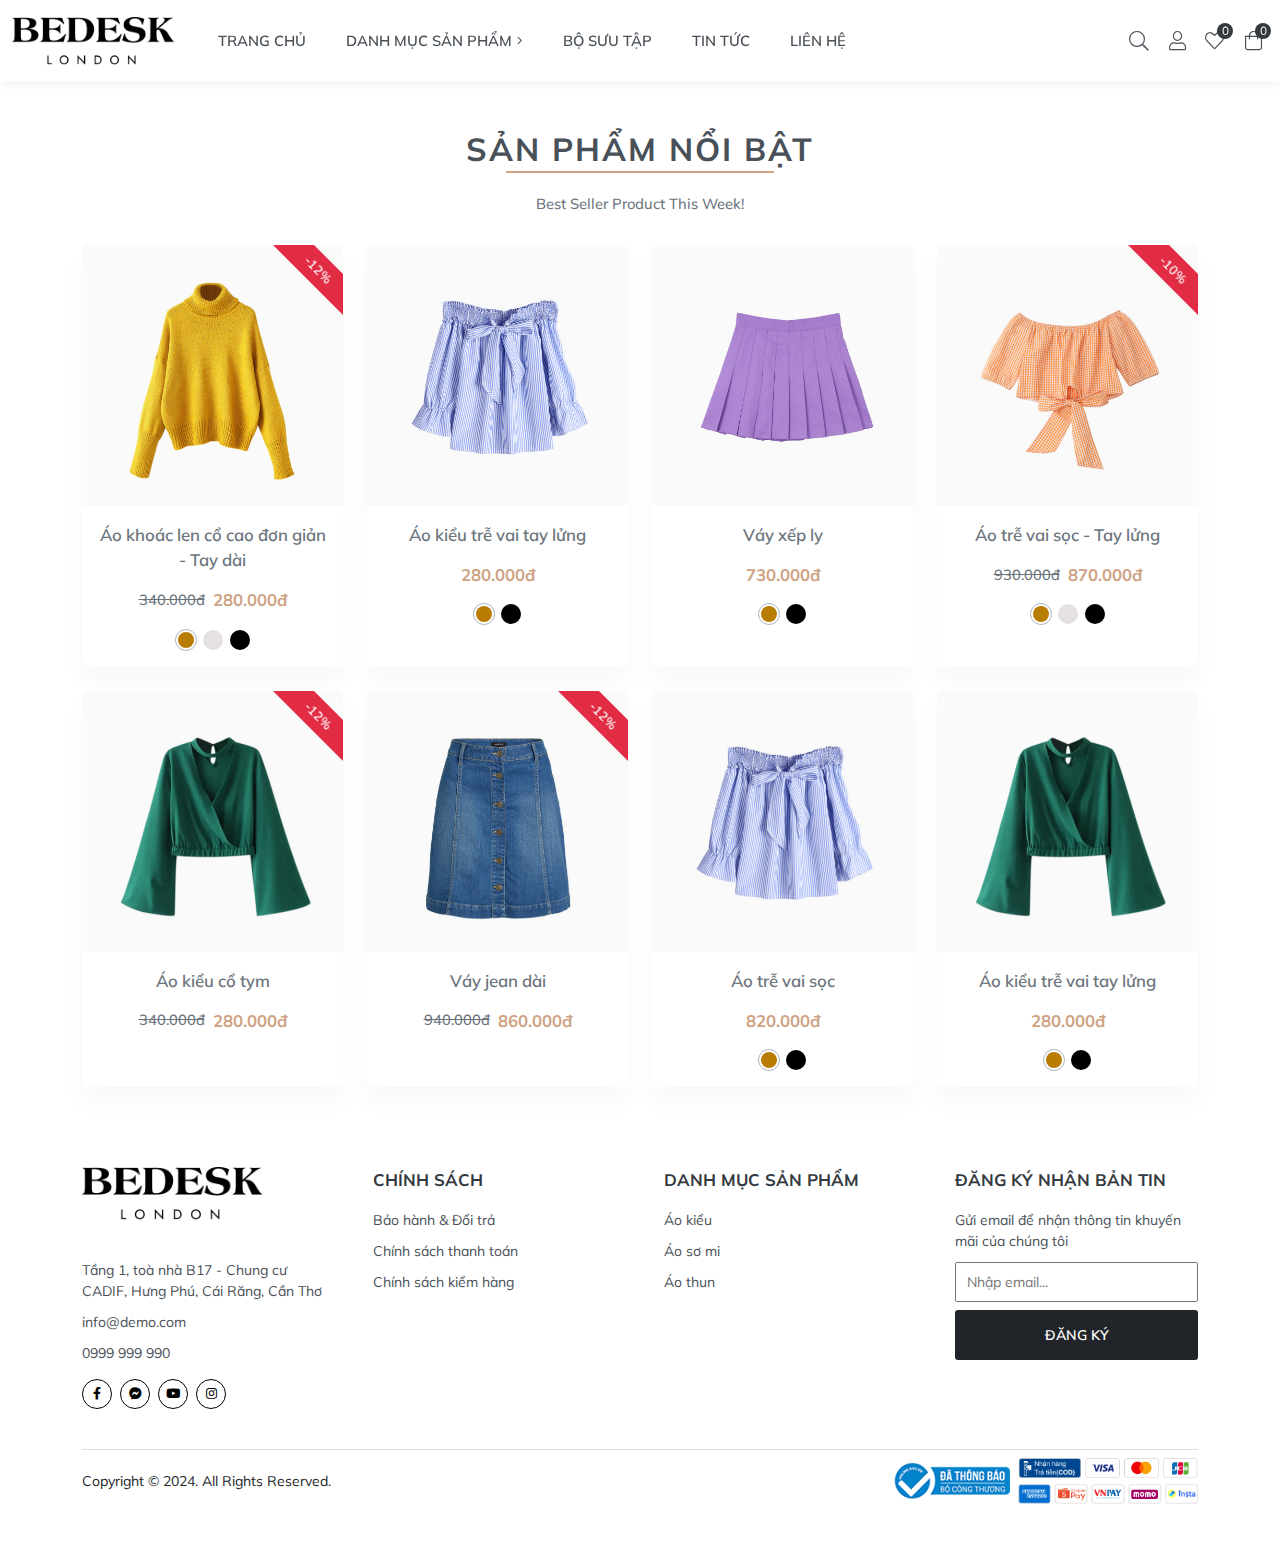
<file: index.html>
<!DOCTYPE html>
<html lang="en">
<head>
	<meta charset="utf-8">
	<meta http-equiv="x-ua-compatible" content="ie=edge">
	<meta name="viewport" content="width=device-width, initial-scale=1">
	<link rel="preconnect" href="https://fonts.googleapis.com">
	<link rel="preconnect" href="https://fonts.gstatic.com" crossorigin>
	<link href="https://fonts.googleapis.com/css2?family=Mulish:ital,wght@0,200;0,300;0,400;0,500;0,600;0,700;0,800;0,900;0,1000;1,200;1,300;1,400;1,500;1,600;1,700;1,800;1,900;1,1000&display=swap"
	      rel="stylesheet">
	<link rel="stylesheet" href="asset/lib/bootstrap5/bootstrap.min.css">
	<link rel="stylesheet" href="asset/lib/swiper/swiper-bundle.min.css">
	<link rel="stylesheet" href="asset/fonts/all.min.css">
	<link rel="stylesheet" href="asset/css/base.css">
	<link rel="stylesheet" href="asset/css/style.css">
	<title>Trang chủ</title>
</head>
<body>
<header>
	<div class="container-fluid">
		<div class="header-wrap d-flex align-items-center justify-content-between">
			<div class="header-left">
				<div class="row align-items-center">
					<div class="col-xl-2">
						<a href="#" class="header-logo d-block">
							<img src="asset/image/logo-clothes.png" class="img-fluid" alt="">
						</a>
					</div>
					<div class="col-xl-10">
						<ul class="header-nav list-unstyled mb-0">
							<li>
								<a href="#" aria-label="">TRANG CHỦ</a>
							</li>
							<li>
								<a href="#collapsedanhmuc" aria-label="" data-bs-toggle="collapse">
									DANH MỤC SẢN PHẨM
									<span><i class="fal fa-angle-right"></i></span>
								</a>
								<ul class="list-unstyled mb-0 collapse" id="collapsedanhmuc">
									<li>
										<a href="#" aria-label="">Áo kiểu</a>
									</li>
									<li>
										<a href="#" aria-label="">Áo croptop</a>
									</li>
									<li>
										<a href="#" aria-label="">Áo sơ mi</a>
									</li>
								</ul>
							</li>
							<li>
								<a href="#" aria-label="">BỘ SƯU TẬP</a>
							</li>
							<li>
								<a href="#" aria-label="">TIN TỨC</a>
							</li>
							<li>
								<a href="#" aria-label="">LIÊN HỆ</a>
							</li>
						</ul>
						<div class="bg-overplay-nav "></div>
					</div>
				</div>
			</div>
			<div class="header-right d-flex align-items-center gap-2">
				<button class="header-search header-button" id="call-search">
					<i class="fal fa-search transition"></i>
				</button>
				<button class="header-user header-button" id="call-login">
					<i class="fal fa-user transition"></i>
				</button>
				<button class="header-search header-button position-relative">
					<i class="fal fa-heart transition"></i>
					<span class="number">0</span>
				</button>
				<button class="header-cart header-button position-relative" id="call-cart">
					<i class="fal fa-shopping-bag"></i>
					<span class="number">0</span>
				</button>
				<button class="header-hamburger header-button d-xl-none d-flex" id="call-header">
					<i class="fal fa-stream transition"></i>
				</button>
			</div>
		</div>
	</div>
	<!--tìm kiếm-->
	<div class="floating-search">
		<div class="floating-search__wrap">
			<div class="container">
				<div class="row">
					<div class="col-lg-12">
						<form id="frm-search">
							<div class="floating-search__input position-relative">
								<input type="text" placeholder="Tìm kiếm..." class="form-input input-form"
								       id="input-search">
								<button type="submit" class="button-custom">
									<i class="fal fa-search "></i>
								</button>
							</div>
						</form>
					</div>
				</div>
			</div>
		</div>
		<div class="floating-search__result" id="result-search">
			<div class="container">
				<div class="row row-cols-xl-4 row-cols-lg-3 row-cols-md-3 row-cols-2 g-lg-4 g-3">
					<div class="col">
						<div class="card-product card h-100 bg-white ">
							<div class="card-product__header position-relative ">
								<div class="card-product__image" id="swiper-image">
									<div class="swiper mySwiper">
										<div class="swiper-wrapper">
											<div class="swiper-slide">
												<div class="ratio ratio-1x1">
													<img src="/asset/image/1.jpg" alt="">
												</div>
											</div>
											<div class="swiper-slide">
												<div class="ratio ratio-1x1">
													<img src="/asset/image/2.jpg" alt="">
												</div>
											</div>
											<div class="swiper-slide">
												<div class="ratio ratio-1x1">
													<img src="/asset/image/3.jpg" alt="">
												</div>
											</div>
										</div>
									</div>
								</div>
								<div class="card-product__actions">
									<div class="card-action" data-hint="Thêm yêu thích">
										<button type="button" class="btn-favourite btn-onlyIcon" data-id="">
											<svg width="18" height="18" viewBox="0 0 20 20" fill="none"
											     xmlns="http://www.w3.org/2000/svg">
												<path d="M17.3667 3.84172C16.941 3.41589 16.4357 3.0781 15.8795 2.84763C15.3232 2.61716 14.7271 2.49854 14.125 2.49854C13.5229 2.49854 12.9268 2.61716 12.3705 2.84763C11.8143 3.0781 11.309 3.41589 10.8833 3.84172L10 4.72506L9.11666 3.84172C8.25692 2.98198 7.09086 2.49898 5.875 2.49898C4.65914 2.49898 3.49307 2.98198 2.63333 3.84172C1.77359 4.70147 1.29059 5.86753 1.29059 7.08339C1.29059 8.29925 1.77359 9.46531 2.63333 10.3251L3.51666 11.2084L10 17.6917L16.4833 11.2084L17.3667 10.3251C17.7925 9.89943 18.1303 9.39407 18.3608 8.83785C18.5912 8.28164 18.7099 7.68546 18.7099 7.08339C18.7099 6.48132 18.5912 5.88514 18.3608 5.32893C18.1303 4.77271 17.7925 4.26735 17.3667 3.84172Z"
												      stroke-linecap="round" stroke-linejoin="round"></path>
											</svg>
										</button>
									</div>
									<div class="card-action" data-hint="Xem chi tiết">
										<button class="d-flex align-items-center justify-content-center w-100 h-100"
										        data-bs-toggle="modal" data-bs-target="#viewProduct">
											<svg width="18" height="18" viewBox="0 0 20 20" fill="none"
											     xmlns="http://www.w3.org/2000/svg">
												<path d="M0.833344 10C0.833344 10 4.16668 3.33337 10 3.33337C15.8333 3.33337 19.1667 10 19.1667 10C19.1667 10 15.8333 16.6667 10 16.6667C4.16668 16.6667 0.833344 10 0.833344 10Z"
												      stroke-linecap="round" stroke-linejoin="round"></path>
												<path d="M10 12.5C11.3807 12.5 12.5 11.3807 12.5 10C12.5 8.61929 11.3807 7.5 10 7.5C8.61929 7.5 7.5 8.61929 7.5 10C7.5 11.3807 8.61929 12.5 10 12.5Z"
												      stroke-linecap="round" stroke-linejoin="round"></path>
											</svg>
										</button>
									</div>
								
								</div>
								<div class="card-product__label">
									-12%
								</div>
							</div>
							<div class="card-body card-product__body d-flex flex-column gap-3">
								<div class="card-body__inner">
									<a href="#" class="card-product__title">
										Áo khoác len cổ cao đơn giản - Tay dài
									</a>
									<div class="card-product__price d-flex align-items-center gap-2 justify-content-center ">
										<span class="price-default text-decoration-line-through ">340.000đ</span>
										<span class="price-sale">280.000đ</span>
									</div>
								</div>
								<div class="card-product__properties">
									<a href="#" class="properties-item active">
										<span style="background-color:#b97c05;"></span>
									</a>
									<a href="#" class="properties-item ">
										<span style="background-color:#e5e1e1;"></span>
									</a>
									<a href="#" class="properties-item">
										<span style="background-color:black;"></span>
									</a>
								</div>
							</div>
						</div>
					</div>
					<div class="col">
						<div class="card-product card h-100 bg-white ">
							<div class="card-product__header position-relative ">
								<div class="card-product__image" id="swiper-image">
									<div class="swiper mySwiper">
										<div class="swiper-wrapper">
											<div class="swiper-slide">
												<div class="ratio ratio-1x1">
													<img src="/asset/image/2.jpg" alt="">
												</div>
											</div>
											<div class="swiper-slide">
												<div class="ratio ratio-1x1">
													<img src="/asset/image/1.jpg" alt="">
												</div>
											</div>
											
											<div class="swiper-slide">
												<div class="ratio ratio-1x1">
													<img src="/asset/image/3.jpg" alt="">
												</div>
											</div>
										</div>
									</div>
								</div>
								<div class="card-product__actions">
									<div class="card-action" data-hint="Thêm yêu thích">
										<button type="button" class="btn-favourite btn-onlyIcon" data-id="">
											<svg width="18" height="18" viewBox="0 0 20 20" fill="none"
											     xmlns="http://www.w3.org/2000/svg">
												<path d="M17.3667 3.84172C16.941 3.41589 16.4357 3.0781 15.8795 2.84763C15.3232 2.61716 14.7271 2.49854 14.125 2.49854C13.5229 2.49854 12.9268 2.61716 12.3705 2.84763C11.8143 3.0781 11.309 3.41589 10.8833 3.84172L10 4.72506L9.11666 3.84172C8.25692 2.98198 7.09086 2.49898 5.875 2.49898C4.65914 2.49898 3.49307 2.98198 2.63333 3.84172C1.77359 4.70147 1.29059 5.86753 1.29059 7.08339C1.29059 8.29925 1.77359 9.46531 2.63333 10.3251L3.51666 11.2084L10 17.6917L16.4833 11.2084L17.3667 10.3251C17.7925 9.89943 18.1303 9.39407 18.3608 8.83785C18.5912 8.28164 18.7099 7.68546 18.7099 7.08339C18.7099 6.48132 18.5912 5.88514 18.3608 5.32893C18.1303 4.77271 17.7925 4.26735 17.3667 3.84172Z"
												      stroke-linecap="round" stroke-linejoin="round"></path>
											</svg>
										</button>
									</div>
									<div class="card-action" data-hint="Xem chi tiết">
										<button class="d-flex align-items-center justify-content-center w-100 h-100"
										        data-bs-toggle="modal" data-bs-target="#viewProduct">
											<svg width="18" height="18" viewBox="0 0 20 20" fill="none"
											     xmlns="http://www.w3.org/2000/svg">
												<path d="M0.833344 10C0.833344 10 4.16668 3.33337 10 3.33337C15.8333 3.33337 19.1667 10 19.1667 10C19.1667 10 15.8333 16.6667 10 16.6667C4.16668 16.6667 0.833344 10 0.833344 10Z"
												      stroke-linecap="round" stroke-linejoin="round"></path>
												<path d="M10 12.5C11.3807 12.5 12.5 11.3807 12.5 10C12.5 8.61929 11.3807 7.5 10 7.5C8.61929 7.5 7.5 8.61929 7.5 10C7.5 11.3807 8.61929 12.5 10 12.5Z"
												      stroke-linecap="round" stroke-linejoin="round"></path>
											</svg>
										</button>
									</div>
								
								</div>
							</div>
							<div class="card-body card-product__body d-flex flex-column gap-3">
								<div class="card-body__inner">
									<a href="#" class="card-product__title">
										Áo kiểu trễ vai tay lửng
									</a>
									<div class="card-product__price d-flex align-items-center gap-2 justify-content-center ">
										<span class="price-sale">280.000đ</span>
									</div>
								</div>
								<div class="card-product__properties">
									<a href="#" class="properties-item active">
										<span style="background-color:#b97c05;"></span>
									</a>
									<a href="#" class="properties-item">
										<span style="background-color:black;"></span>
									</a>
								</div>
							</div>
						</div>
					</div>
					<div class="col">
						<div class="card-product card h-100 bg-white ">
							<div class="card-product__header position-relative ">
								<div class="card-product__image" id="swiper-image">
									<div class="swiper mySwiper">
										<div class="swiper-wrapper">
											<div class="swiper-slide">
												<div class="ratio ratio-1x1">
													<img src="/asset/image/3.jpg" alt="">
												</div>
											</div>
											<div class="swiper-slide">
												<div class="ratio ratio-1x1">
													<img src="/asset/image/2.jpg" alt="">
												</div>
											</div>
											<div class="swiper-slide">
												<div class="ratio ratio-1x1">
													<img src="/asset/image/1.jpg" alt="">
												</div>
											</div>
										</div>
									</div>
								</div>
								<div class="card-product__actions">
									<div class="card-action" data-hint="Thêm yêu thích">
										<button type="button" class="btn-favourite btn-onlyIcon" data-id="">
											<svg width="18" height="18" viewBox="0 0 20 20" fill="none"
											     xmlns="http://www.w3.org/2000/svg">
												<path d="M17.3667 3.84172C16.941 3.41589 16.4357 3.0781 15.8795 2.84763C15.3232 2.61716 14.7271 2.49854 14.125 2.49854C13.5229 2.49854 12.9268 2.61716 12.3705 2.84763C11.8143 3.0781 11.309 3.41589 10.8833 3.84172L10 4.72506L9.11666 3.84172C8.25692 2.98198 7.09086 2.49898 5.875 2.49898C4.65914 2.49898 3.49307 2.98198 2.63333 3.84172C1.77359 4.70147 1.29059 5.86753 1.29059 7.08339C1.29059 8.29925 1.77359 9.46531 2.63333 10.3251L3.51666 11.2084L10 17.6917L16.4833 11.2084L17.3667 10.3251C17.7925 9.89943 18.1303 9.39407 18.3608 8.83785C18.5912 8.28164 18.7099 7.68546 18.7099 7.08339C18.7099 6.48132 18.5912 5.88514 18.3608 5.32893C18.1303 4.77271 17.7925 4.26735 17.3667 3.84172Z"
												      stroke-linecap="round" stroke-linejoin="round"></path>
											</svg>
										</button>
									</div>
									<div class="card-action" data-hint="Xem chi tiết">
										<button class="d-flex align-items-center justify-content-center w-100 h-100"
										        data-bs-toggle="modal" data-bs-target="#viewProduct">
											<svg width="18" height="18" viewBox="0 0 20 20" fill="none"
											     xmlns="http://www.w3.org/2000/svg">
												<path d="M0.833344 10C0.833344 10 4.16668 3.33337 10 3.33337C15.8333 3.33337 19.1667 10 19.1667 10C19.1667 10 15.8333 16.6667 10 16.6667C4.16668 16.6667 0.833344 10 0.833344 10Z"
												      stroke-linecap="round" stroke-linejoin="round"></path>
												<path d="M10 12.5C11.3807 12.5 12.5 11.3807 12.5 10C12.5 8.61929 11.3807 7.5 10 7.5C8.61929 7.5 7.5 8.61929 7.5 10C7.5 11.3807 8.61929 12.5 10 12.5Z"
												      stroke-linecap="round" stroke-linejoin="round"></path>
											</svg>
										</button>
									</div>
								
								</div>
							</div>
							<div class="card-body card-product__body d-flex flex-column gap-3">
								<div class="card-body__inner">
									<a href="#" class="card-product__title">
										Váy xếp ly
									</a>
									<div class="card-product__price d-flex align-items-center gap-2 justify-content-center ">
										<span class="price-sale">730.000đ</span>
									</div>
								</div>
								<div class="card-product__properties">
									<a href="#" class="properties-item active">
										<span style="background-color:#b97c05;"></span>
									</a>
									<a href="#" class="properties-item">
										<span style="background-color:black;"></span>
									</a>
								</div>
							</div>
						</div>
					</div>
					<div class="col">
						<div class="card-product card h-100 bg-white ">
							<div class="card-product__header position-relative ">
								<div class="card-product__image" id="swiper-image">
									<div class="swiper mySwiper">
										<div class="swiper-wrapper">
											<div class="swiper-slide">
												<div class="ratio ratio-1x1">
													<img src="/asset/image/4.jpg" alt="">
												</div>
											</div>
											<div class="swiper-slide">
												<div class="ratio ratio-1x1">
													<img src="/asset/image/2.jpg" alt="">
												</div>
											</div>
											<div class="swiper-slide">
												<div class="ratio ratio-1x1">
													<img src="/asset/image/3.jpg" alt="">
												</div>
											</div>
										</div>
									</div>
								</div>
								<div class="card-product__actions">
									<div class="card-action" data-hint="Thêm yêu thích">
										<button type="button" class="btn-favourite btn-onlyIcon" data-id="">
											<svg width="18" height="18" viewBox="0 0 20 20" fill="none"
											     xmlns="http://www.w3.org/2000/svg">
												<path d="M17.3667 3.84172C16.941 3.41589 16.4357 3.0781 15.8795 2.84763C15.3232 2.61716 14.7271 2.49854 14.125 2.49854C13.5229 2.49854 12.9268 2.61716 12.3705 2.84763C11.8143 3.0781 11.309 3.41589 10.8833 3.84172L10 4.72506L9.11666 3.84172C8.25692 2.98198 7.09086 2.49898 5.875 2.49898C4.65914 2.49898 3.49307 2.98198 2.63333 3.84172C1.77359 4.70147 1.29059 5.86753 1.29059 7.08339C1.29059 8.29925 1.77359 9.46531 2.63333 10.3251L3.51666 11.2084L10 17.6917L16.4833 11.2084L17.3667 10.3251C17.7925 9.89943 18.1303 9.39407 18.3608 8.83785C18.5912 8.28164 18.7099 7.68546 18.7099 7.08339C18.7099 6.48132 18.5912 5.88514 18.3608 5.32893C18.1303 4.77271 17.7925 4.26735 17.3667 3.84172Z"
												      stroke-linecap="round" stroke-linejoin="round"></path>
											</svg>
										</button>
									</div>
									<div class="card-action" data-hint="Xem chi tiết">
										<button class="d-flex align-items-center justify-content-center w-100 h-100"
										        data-bs-toggle="modal" data-bs-target="#viewProduct">
											<svg width="18" height="18" viewBox="0 0 20 20" fill="none"
											     xmlns="http://www.w3.org/2000/svg">
												<path d="M0.833344 10C0.833344 10 4.16668 3.33337 10 3.33337C15.8333 3.33337 19.1667 10 19.1667 10C19.1667 10 15.8333 16.6667 10 16.6667C4.16668 16.6667 0.833344 10 0.833344 10Z"
												      stroke-linecap="round" stroke-linejoin="round"></path>
												<path d="M10 12.5C11.3807 12.5 12.5 11.3807 12.5 10C12.5 8.61929 11.3807 7.5 10 7.5C8.61929 7.5 7.5 8.61929 7.5 10C7.5 11.3807 8.61929 12.5 10 12.5Z"
												      stroke-linecap="round" stroke-linejoin="round"></path>
											</svg>
										</button>
									</div>
								
								</div>
								<div class="card-product__label">
									-10%
								</div>
							</div>
							<div class="card-body card-product__body d-flex flex-column gap-3">
								<div class="card-body__inner">
									<a href="#" class="card-product__title">
										Áo trễ vai sọc - Tay lửng
									</a>
									<div class="card-product__price d-flex align-items-center gap-2 justify-content-center ">
										<span class="price-default text-decoration-line-through ">930.000đ</span>
										<span class="price-sale">870.000đ</span>
									</div>
								</div>
								<div class="card-product__properties">
									<a href="#" class="properties-item active">
										<span style="background-color:#b97c05;"></span>
									</a>
									<a href="#" class="properties-item ">
										<span style="background-color:#e5e1e1;"></span>
									</a>
									<a href="#" class="properties-item">
										<span style="background-color:black;"></span>
									</a>
								</div>
							</div>
						</div>
					</div>
					<div class="col">
						<div class="card-product card h-100 bg-white ">
							<div class="card-product__header position-relative ">
								<div class="card-product__image" id="swiper-image">
									<div class="swiper mySwiper">
										<div class="swiper-wrapper">
											<div class="swiper-slide">
												<div class="ratio ratio-1x1">
													<img src="/asset/image/5.jpg" alt="">
												</div>
											</div>
											<div class="swiper-slide">
												<div class="ratio ratio-1x1">
													<img src="/asset/image/2.jpg" alt="">
												</div>
											</div>
											<div class="swiper-slide">
												<div class="ratio ratio-1x1">
													<img src="/asset/image/3.jpg" alt="">
												</div>
											</div>
										</div>
									</div>
								</div>
								<div class="card-product__actions">
									<div class="card-action" data-hint="Thêm yêu thích">
										<button type="button" class="btn-favourite btn-onlyIcon" data-id="">
											<svg width="18" height="18" viewBox="0 0 20 20" fill="none"
											     xmlns="http://www.w3.org/2000/svg">
												<path d="M17.3667 3.84172C16.941 3.41589 16.4357 3.0781 15.8795 2.84763C15.3232 2.61716 14.7271 2.49854 14.125 2.49854C13.5229 2.49854 12.9268 2.61716 12.3705 2.84763C11.8143 3.0781 11.309 3.41589 10.8833 3.84172L10 4.72506L9.11666 3.84172C8.25692 2.98198 7.09086 2.49898 5.875 2.49898C4.65914 2.49898 3.49307 2.98198 2.63333 3.84172C1.77359 4.70147 1.29059 5.86753 1.29059 7.08339C1.29059 8.29925 1.77359 9.46531 2.63333 10.3251L3.51666 11.2084L10 17.6917L16.4833 11.2084L17.3667 10.3251C17.7925 9.89943 18.1303 9.39407 18.3608 8.83785C18.5912 8.28164 18.7099 7.68546 18.7099 7.08339C18.7099 6.48132 18.5912 5.88514 18.3608 5.32893C18.1303 4.77271 17.7925 4.26735 17.3667 3.84172Z"
												      stroke-linecap="round" stroke-linejoin="round"></path>
											</svg>
										</button>
									</div>
									<div class="card-action" data-hint="Xem chi tiết">
										<button class="d-flex align-items-center justify-content-center w-100 h-100"
										        data-bs-toggle="modal" data-bs-target="#viewProduct">
											<svg width="18" height="18" viewBox="0 0 20 20" fill="none"
											     xmlns="http://www.w3.org/2000/svg">
												<path d="M0.833344 10C0.833344 10 4.16668 3.33337 10 3.33337C15.8333 3.33337 19.1667 10 19.1667 10C19.1667 10 15.8333 16.6667 10 16.6667C4.16668 16.6667 0.833344 10 0.833344 10Z"
												      stroke-linecap="round" stroke-linejoin="round"></path>
												<path d="M10 12.5C11.3807 12.5 12.5 11.3807 12.5 10C12.5 8.61929 11.3807 7.5 10 7.5C8.61929 7.5 7.5 8.61929 7.5 10C7.5 11.3807 8.61929 12.5 10 12.5Z"
												      stroke-linecap="round" stroke-linejoin="round"></path>
											</svg>
										</button>
									</div>
								
								</div>
								<div class="card-product__label">
									-12%
								</div>
							</div>
							<div class="card-body card-product__body d-flex flex-column gap-3">
								<div class="card-body__inner">
									<a href="#" class="card-product__title">
										Áo kiểu cổ tym
									</a>
									<div class="card-product__price d-flex align-items-center gap-2 justify-content-center ">
										<span class="price-default text-decoration-line-through ">340.000đ</span>
										<span class="price-sale">280.000đ</span>
									</div>
								</div>
							
							</div>
						</div>
					</div>
					<div class="col">
						<div class="card-product card h-100 bg-white ">
							<div class="card-product__header position-relative ">
								<div class="card-product__image" id="swiper-image">
									<div class="swiper mySwiper">
										<div class="swiper-wrapper">
											<div class="swiper-slide">
												<div class="ratio ratio-1x1">
													<img src="/asset/image/7.jpg" alt="">
												</div>
											</div>
											<div class="swiper-slide">
												<div class="ratio ratio-1x1">
													<img src="/asset/image/2.jpg" alt="">
												</div>
											</div>
											<div class="swiper-slide">
												<div class="ratio ratio-1x1">
													<img src="/asset/image/3.jpg" alt="">
												</div>
											</div>
										</div>
									</div>
								</div>
								<div class="card-product__actions">
									<div class="card-action" data-hint="Thêm yêu thích">
										<button type="button" class="btn-favourite btn-onlyIcon" data-id="">
											<svg width="18" height="18" viewBox="0 0 20 20" fill="none"
											     xmlns="http://www.w3.org/2000/svg">
												<path d="M17.3667 3.84172C16.941 3.41589 16.4357 3.0781 15.8795 2.84763C15.3232 2.61716 14.7271 2.49854 14.125 2.49854C13.5229 2.49854 12.9268 2.61716 12.3705 2.84763C11.8143 3.0781 11.309 3.41589 10.8833 3.84172L10 4.72506L9.11666 3.84172C8.25692 2.98198 7.09086 2.49898 5.875 2.49898C4.65914 2.49898 3.49307 2.98198 2.63333 3.84172C1.77359 4.70147 1.29059 5.86753 1.29059 7.08339C1.29059 8.29925 1.77359 9.46531 2.63333 10.3251L3.51666 11.2084L10 17.6917L16.4833 11.2084L17.3667 10.3251C17.7925 9.89943 18.1303 9.39407 18.3608 8.83785C18.5912 8.28164 18.7099 7.68546 18.7099 7.08339C18.7099 6.48132 18.5912 5.88514 18.3608 5.32893C18.1303 4.77271 17.7925 4.26735 17.3667 3.84172Z"
												      stroke-linecap="round" stroke-linejoin="round"></path>
											</svg>
										</button>
									</div>
									<div class="card-action" data-hint="Xem chi tiết">
										<button class="d-flex align-items-center justify-content-center w-100 h-100"
										        data-bs-toggle="modal" data-bs-target="#viewProduct">
											<svg width="18" height="18" viewBox="0 0 20 20" fill="none"
											     xmlns="http://www.w3.org/2000/svg">
												<path d="M0.833344 10C0.833344 10 4.16668 3.33337 10 3.33337C15.8333 3.33337 19.1667 10 19.1667 10C19.1667 10 15.8333 16.6667 10 16.6667C4.16668 16.6667 0.833344 10 0.833344 10Z"
												      stroke-linecap="round" stroke-linejoin="round"></path>
												<path d="M10 12.5C11.3807 12.5 12.5 11.3807 12.5 10C12.5 8.61929 11.3807 7.5 10 7.5C8.61929 7.5 7.5 8.61929 7.5 10C7.5 11.3807 8.61929 12.5 10 12.5Z"
												      stroke-linecap="round" stroke-linejoin="round"></path>
											</svg>
										</button>
									</div>
								
								</div>
								<div class="card-product__label">
									-12%
								</div>
							</div>
							<div class="card-body card-product__body d-flex flex-column gap-3">
								<div class="card-body__inner">
									<a href="#" class="card-product__title">
										Váy jean dài
									</a>
									<div class="card-product__price d-flex align-items-center gap-2 justify-content-center ">
										<span class="price-default text-decoration-line-through ">940.000đ</span>
										<span class="price-sale">860.000đ</span>
									</div>
								</div>
							</div>
						</div>
					</div>
					<div class="col">
						<div class="card-product card h-100 bg-white ">
							<div class="card-product__header position-relative ">
								<div class="card-product__image" id="swiper-image">
									<div class="swiper mySwiper">
										<div class="swiper-wrapper">
											<div class="swiper-slide">
												<div class="ratio ratio-1x1">
													<img src="/asset/image/2.jpg" alt="">
												</div>
											</div>
											<div class="swiper-slide">
												<div class="ratio ratio-1x1">
													<img src="/asset/image/1.jpg" alt="">
												</div>
											</div>
											
											<div class="swiper-slide">
												<div class="ratio ratio-1x1">
													<img src="/asset/image/3.jpg" alt="">
												</div>
											</div>
										</div>
									</div>
								</div>
								<div class="card-product__actions">
									<div class="card-action" data-hint="Thêm yêu thích">
										<button type="button" class="btn-favourite btn-onlyIcon" data-id="">
											<svg width="18" height="18" viewBox="0 0 20 20" fill="none"
											     xmlns="http://www.w3.org/2000/svg">
												<path d="M17.3667 3.84172C16.941 3.41589 16.4357 3.0781 15.8795 2.84763C15.3232 2.61716 14.7271 2.49854 14.125 2.49854C13.5229 2.49854 12.9268 2.61716 12.3705 2.84763C11.8143 3.0781 11.309 3.41589 10.8833 3.84172L10 4.72506L9.11666 3.84172C8.25692 2.98198 7.09086 2.49898 5.875 2.49898C4.65914 2.49898 3.49307 2.98198 2.63333 3.84172C1.77359 4.70147 1.29059 5.86753 1.29059 7.08339C1.29059 8.29925 1.77359 9.46531 2.63333 10.3251L3.51666 11.2084L10 17.6917L16.4833 11.2084L17.3667 10.3251C17.7925 9.89943 18.1303 9.39407 18.3608 8.83785C18.5912 8.28164 18.7099 7.68546 18.7099 7.08339C18.7099 6.48132 18.5912 5.88514 18.3608 5.32893C18.1303 4.77271 17.7925 4.26735 17.3667 3.84172Z"
												      stroke-linecap="round" stroke-linejoin="round"></path>
											</svg>
										</button>
									</div>
									<div class="card-action" data-hint="Xem chi tiết">
										<button class="d-flex align-items-center justify-content-center w-100 h-100"
										        data-bs-toggle="modal" data-bs-target="#viewProduct">
											<svg width="18" height="18" viewBox="0 0 20 20" fill="none"
											     xmlns="http://www.w3.org/2000/svg">
												<path d="M0.833344 10C0.833344 10 4.16668 3.33337 10 3.33337C15.8333 3.33337 19.1667 10 19.1667 10C19.1667 10 15.8333 16.6667 10 16.6667C4.16668 16.6667 0.833344 10 0.833344 10Z"
												      stroke-linecap="round" stroke-linejoin="round"></path>
												<path d="M10 12.5C11.3807 12.5 12.5 11.3807 12.5 10C12.5 8.61929 11.3807 7.5 10 7.5C8.61929 7.5 7.5 8.61929 7.5 10C7.5 11.3807 8.61929 12.5 10 12.5Z"
												      stroke-linecap="round" stroke-linejoin="round"></path>
											</svg>
										</button>
									</div>
								
								</div>
							</div>
							<div class="card-body card-product__body d-flex flex-column gap-3">
								<div class="card-body__inner">
									<a href="#" class="card-product__title">
										Áo trễ vai sọc
									</a>
									<div class="card-product__price d-flex align-items-center gap-2 justify-content-center ">
										<span class="price-sale">820.000đ</span>
									</div>
								</div>
								<div class="card-product__properties">
									<a href="#" class="properties-item active">
										<span style="background-color:#b97c05;"></span>
									</a>
									<a href="#" class="properties-item">
										<span style="background-color:black;"></span>
									</a>
								</div>
							</div>
						</div>
					</div>
					<div class="col">
						<div class="card-product card h-100 bg-white ">
							<div class="card-product__header position-relative ">
								<div class="card-product__image" id="swiper-image">
									<div class="swiper mySwiper">
										<div class="swiper-wrapper">
											<div class="swiper-slide">
												<div class="ratio ratio-1x1">
													<img src="/asset/image/5.jpg" alt="">
												</div>
											</div>
											<div class="swiper-slide">
												<div class="ratio ratio-1x1">
													<img src="/asset/image/1.jpg" alt="">
												</div>
											</div>
											
											<div class="swiper-slide">
												<div class="ratio ratio-1x1">
													<img src="/asset/image/3.jpg" alt="">
												</div>
											</div>
										</div>
									</div>
								</div>
								<div class="card-product__actions">
									<div class="card-action" data-hint="Thêm yêu thích">
										<button type="button" class="btn-favourite btn-onlyIcon" data-id="">
											<svg width="18" height="18" viewBox="0 0 20 20" fill="none"
											     xmlns="http://www.w3.org/2000/svg">
												<path d="M17.3667 3.84172C16.941 3.41589 16.4357 3.0781 15.8795 2.84763C15.3232 2.61716 14.7271 2.49854 14.125 2.49854C13.5229 2.49854 12.9268 2.61716 12.3705 2.84763C11.8143 3.0781 11.309 3.41589 10.8833 3.84172L10 4.72506L9.11666 3.84172C8.25692 2.98198 7.09086 2.49898 5.875 2.49898C4.65914 2.49898 3.49307 2.98198 2.63333 3.84172C1.77359 4.70147 1.29059 5.86753 1.29059 7.08339C1.29059 8.29925 1.77359 9.46531 2.63333 10.3251L3.51666 11.2084L10 17.6917L16.4833 11.2084L17.3667 10.3251C17.7925 9.89943 18.1303 9.39407 18.3608 8.83785C18.5912 8.28164 18.7099 7.68546 18.7099 7.08339C18.7099 6.48132 18.5912 5.88514 18.3608 5.32893C18.1303 4.77271 17.7925 4.26735 17.3667 3.84172Z"
												      stroke-linecap="round" stroke-linejoin="round"></path>
											</svg>
										</button>
									</div>
									<div class="card-action" data-hint="Xem chi tiết">
										<button class="d-flex align-items-center justify-content-center w-100 h-100"
										        data-bs-toggle="modal" data-bs-target="#viewProduct">
											<svg width="18" height="18" viewBox="0 0 20 20" fill="none"
											     xmlns="http://www.w3.org/2000/svg">
												<path d="M0.833344 10C0.833344 10 4.16668 3.33337 10 3.33337C15.8333 3.33337 19.1667 10 19.1667 10C19.1667 10 15.8333 16.6667 10 16.6667C4.16668 16.6667 0.833344 10 0.833344 10Z"
												      stroke-linecap="round" stroke-linejoin="round"></path>
												<path d="M10 12.5C11.3807 12.5 12.5 11.3807 12.5 10C12.5 8.61929 11.3807 7.5 10 7.5C8.61929 7.5 7.5 8.61929 7.5 10C7.5 11.3807 8.61929 12.5 10 12.5Z"
												      stroke-linecap="round" stroke-linejoin="round"></path>
											</svg>
										</button>
									</div>
								
								</div>
							</div>
							<div class="card-body card-product__body d-flex flex-column gap-3">
								<div class="card-body__inner">
									<a href="#" class="card-product__title">
										Áo kiểu trễ vai tay lửng
									</a>
									<div class="card-product__price d-flex align-items-center gap-2 justify-content-center ">
										<span class="price-sale">280.000đ</span>
									</div>
								</div>
								<div class="card-product__properties">
									<a href="#" class="properties-item active">
										<span style="background-color:#b97c05;"></span>
									</a>
									<a href="#" class="properties-item">
										<span style="background-color:black;"></span>
									</a>
								</div>
							</div>
						</div>
					</div>
				</div>
			</div>
		
		</div>
	</div>
</header>

<main>
	<div class="section-product section-gap">
		<div class="container">
			<div class="row justify-content-center">
				<div class="col-lg-10">
					<div class="section-heading text-center">
						<h2 class="heading-title">SẢN PHẨM NỔI BẬT</h2>
						<div class="heading-text">
							Best Seller Product This Week!
						</div>
					</div>
				</div>
			</div>
			<div class="row row-cols-xl-4 row-cols-lg-3 row-cols-md-3 row-cols-2 g-4">
				<div class="col">
					<div class="card-product card h-100 bg-white ">
						<div class="card-product__header position-relative ">
							<div class="card-product__image" id="swiper-image">
								<div class="swiper mySwiper">
									<div class="swiper-wrapper">
										<div class="swiper-slide">
											<div class="ratio ratio-1x1">
												<img src="/asset/image/1.jpg" alt="">
											</div>
										</div>
										<div class="swiper-slide">
											<div class="ratio ratio-1x1">
												<img src="/asset/image/2.jpg" alt="">
											</div>
										</div>
										<div class="swiper-slide">
											<div class="ratio ratio-1x1">
												<img src="/asset/image/3.jpg" alt="">
											</div>
										</div>
									</div>
								</div>
							</div>
							<div class="card-product__actions">
								<div class="card-action" data-hint="Thêm yêu thích">
									<button type="button" class="btn-favourite btn-onlyIcon" data-id="">
										<svg width="18" height="18" viewBox="0 0 20 20" fill="none"
										     xmlns="http://www.w3.org/2000/svg">
											<path d="M17.3667 3.84172C16.941 3.41589 16.4357 3.0781 15.8795 2.84763C15.3232 2.61716 14.7271 2.49854 14.125 2.49854C13.5229 2.49854 12.9268 2.61716 12.3705 2.84763C11.8143 3.0781 11.309 3.41589 10.8833 3.84172L10 4.72506L9.11666 3.84172C8.25692 2.98198 7.09086 2.49898 5.875 2.49898C4.65914 2.49898 3.49307 2.98198 2.63333 3.84172C1.77359 4.70147 1.29059 5.86753 1.29059 7.08339C1.29059 8.29925 1.77359 9.46531 2.63333 10.3251L3.51666 11.2084L10 17.6917L16.4833 11.2084L17.3667 10.3251C17.7925 9.89943 18.1303 9.39407 18.3608 8.83785C18.5912 8.28164 18.7099 7.68546 18.7099 7.08339C18.7099 6.48132 18.5912 5.88514 18.3608 5.32893C18.1303 4.77271 17.7925 4.26735 17.3667 3.84172Z"
											      stroke-linecap="round" stroke-linejoin="round"></path>
										</svg>
									</button>
								</div>
								<div class="card-action" data-hint="Xem chi tiết">
									<button class="d-flex align-items-center justify-content-center w-100 h-100"
									        data-bs-toggle="modal" data-bs-target="#viewProduct">
										<svg width="18" height="18" viewBox="0 0 20 20" fill="none"
										     xmlns="http://www.w3.org/2000/svg">
											<path d="M0.833344 10C0.833344 10 4.16668 3.33337 10 3.33337C15.8333 3.33337 19.1667 10 19.1667 10C19.1667 10 15.8333 16.6667 10 16.6667C4.16668 16.6667 0.833344 10 0.833344 10Z"
											      stroke-linecap="round" stroke-linejoin="round"></path>
											<path d="M10 12.5C11.3807 12.5 12.5 11.3807 12.5 10C12.5 8.61929 11.3807 7.5 10 7.5C8.61929 7.5 7.5 8.61929 7.5 10C7.5 11.3807 8.61929 12.5 10 12.5Z"
											      stroke-linecap="round" stroke-linejoin="round"></path>
										</svg>
									</button>
								</div>
							
							</div>
							<div class="card-product__label">
								-12%
							</div>
						</div>
						<div class="card-body card-product__body d-flex flex-column gap-3">
							<div class="card-body__inner">
								<a href="#" class="card-product__title">
									Áo khoác len cổ cao đơn giản - Tay dài
								</a>
								<div class="card-product__price d-flex align-items-center gap-2 justify-content-center ">
									<span class="price-default text-decoration-line-through ">340.000đ</span>
									<span class="price-sale">280.000đ</span>
								</div>
							</div>
							<div class="card-product__properties">
								<a href="#" class="properties-item active">
									<span style="background-color:#b97c05;"></span>
								</a>
								<a href="#" class="properties-item ">
									<span style="background-color:#e5e1e1;"></span>
								</a>
								<a href="#" class="properties-item">
									<span style="background-color:black;"></span>
								</a>
							</div>
						</div>
					</div>
				</div>
				<div class="col">
					<div class="card-product card h-100 bg-white ">
						<div class="card-product__header position-relative ">
							<div class="card-product__image" id="swiper-image">
								<div class="swiper mySwiper">
									<div class="swiper-wrapper">
										<div class="swiper-slide">
											<div class="ratio ratio-1x1">
												<img src="/asset/image/2.jpg" alt="">
											</div>
										</div>
										<div class="swiper-slide">
											<div class="ratio ratio-1x1">
												<img src="/asset/image/1.jpg" alt="">
											</div>
										</div>
										
										<div class="swiper-slide">
											<div class="ratio ratio-1x1">
												<img src="/asset/image/3.jpg" alt="">
											</div>
										</div>
									</div>
								</div>
							</div>
							<div class="card-product__actions">
								<div class="card-action" data-hint="Thêm yêu thích">
									<button type="button" class="btn-favourite btn-onlyIcon" data-id="">
										<svg width="18" height="18" viewBox="0 0 20 20" fill="none"
										     xmlns="http://www.w3.org/2000/svg">
											<path d="M17.3667 3.84172C16.941 3.41589 16.4357 3.0781 15.8795 2.84763C15.3232 2.61716 14.7271 2.49854 14.125 2.49854C13.5229 2.49854 12.9268 2.61716 12.3705 2.84763C11.8143 3.0781 11.309 3.41589 10.8833 3.84172L10 4.72506L9.11666 3.84172C8.25692 2.98198 7.09086 2.49898 5.875 2.49898C4.65914 2.49898 3.49307 2.98198 2.63333 3.84172C1.77359 4.70147 1.29059 5.86753 1.29059 7.08339C1.29059 8.29925 1.77359 9.46531 2.63333 10.3251L3.51666 11.2084L10 17.6917L16.4833 11.2084L17.3667 10.3251C17.7925 9.89943 18.1303 9.39407 18.3608 8.83785C18.5912 8.28164 18.7099 7.68546 18.7099 7.08339C18.7099 6.48132 18.5912 5.88514 18.3608 5.32893C18.1303 4.77271 17.7925 4.26735 17.3667 3.84172Z"
											      stroke-linecap="round" stroke-linejoin="round"></path>
										</svg>
									</button>
								</div>
								<div class="card-action" data-hint="Xem chi tiết">
									<button class="d-flex align-items-center justify-content-center w-100 h-100"
									        data-bs-toggle="modal" data-bs-target="#viewProduct">
										<svg width="18" height="18" viewBox="0 0 20 20" fill="none"
										     xmlns="http://www.w3.org/2000/svg">
											<path d="M0.833344 10C0.833344 10 4.16668 3.33337 10 3.33337C15.8333 3.33337 19.1667 10 19.1667 10C19.1667 10 15.8333 16.6667 10 16.6667C4.16668 16.6667 0.833344 10 0.833344 10Z"
											      stroke-linecap="round" stroke-linejoin="round"></path>
											<path d="M10 12.5C11.3807 12.5 12.5 11.3807 12.5 10C12.5 8.61929 11.3807 7.5 10 7.5C8.61929 7.5 7.5 8.61929 7.5 10C7.5 11.3807 8.61929 12.5 10 12.5Z"
											      stroke-linecap="round" stroke-linejoin="round"></path>
										</svg>
									</button>
								</div>
							
							</div>
						</div>
						<div class="card-body card-product__body d-flex flex-column gap-3">
							<div class="card-body__inner">
								<a href="#" class="card-product__title">
									Áo kiểu trễ vai tay lửng
								</a>
								<div class="card-product__price d-flex align-items-center gap-2 justify-content-center ">
									<span class="price-sale">280.000đ</span>
								</div>
							</div>
							<div class="card-product__properties">
								<a href="#" class="properties-item active">
									<span style="background-color:#b97c05;"></span>
								</a>
								<a href="#" class="properties-item">
									<span style="background-color:black;"></span>
								</a>
							</div>
						</div>
					</div>
				</div>
				<div class="col">
					<div class="card-product card h-100 bg-white ">
						<div class="card-product__header position-relative ">
							<div class="card-product__image" id="swiper-image">
								<div class="swiper mySwiper">
									<div class="swiper-wrapper">
										<div class="swiper-slide">
											<div class="ratio ratio-1x1">
												<img src="/asset/image/3.jpg" alt="">
											</div>
										</div>
										<div class="swiper-slide">
											<div class="ratio ratio-1x1">
												<img src="/asset/image/2.jpg" alt="">
											</div>
										</div>
										<div class="swiper-slide">
											<div class="ratio ratio-1x1">
												<img src="/asset/image/1.jpg" alt="">
											</div>
										</div>
									</div>
								</div>
							</div>
							<div class="card-product__actions">
								<div class="card-action" data-hint="Thêm yêu thích">
									<button type="button" class="btn-favourite btn-onlyIcon" data-id="">
										<svg width="18" height="18" viewBox="0 0 20 20" fill="none"
										     xmlns="http://www.w3.org/2000/svg">
											<path d="M17.3667 3.84172C16.941 3.41589 16.4357 3.0781 15.8795 2.84763C15.3232 2.61716 14.7271 2.49854 14.125 2.49854C13.5229 2.49854 12.9268 2.61716 12.3705 2.84763C11.8143 3.0781 11.309 3.41589 10.8833 3.84172L10 4.72506L9.11666 3.84172C8.25692 2.98198 7.09086 2.49898 5.875 2.49898C4.65914 2.49898 3.49307 2.98198 2.63333 3.84172C1.77359 4.70147 1.29059 5.86753 1.29059 7.08339C1.29059 8.29925 1.77359 9.46531 2.63333 10.3251L3.51666 11.2084L10 17.6917L16.4833 11.2084L17.3667 10.3251C17.7925 9.89943 18.1303 9.39407 18.3608 8.83785C18.5912 8.28164 18.7099 7.68546 18.7099 7.08339C18.7099 6.48132 18.5912 5.88514 18.3608 5.32893C18.1303 4.77271 17.7925 4.26735 17.3667 3.84172Z"
											      stroke-linecap="round" stroke-linejoin="round"></path>
										</svg>
									</button>
								</div>
								<div class="card-action" data-hint="Xem chi tiết">
									<button class="d-flex align-items-center justify-content-center w-100 h-100"
									        data-bs-toggle="modal" data-bs-target="#viewProduct">
										<svg width="18" height="18" viewBox="0 0 20 20" fill="none"
										     xmlns="http://www.w3.org/2000/svg">
											<path d="M0.833344 10C0.833344 10 4.16668 3.33337 10 3.33337C15.8333 3.33337 19.1667 10 19.1667 10C19.1667 10 15.8333 16.6667 10 16.6667C4.16668 16.6667 0.833344 10 0.833344 10Z"
											      stroke-linecap="round" stroke-linejoin="round"></path>
											<path d="M10 12.5C11.3807 12.5 12.5 11.3807 12.5 10C12.5 8.61929 11.3807 7.5 10 7.5C8.61929 7.5 7.5 8.61929 7.5 10C7.5 11.3807 8.61929 12.5 10 12.5Z"
											      stroke-linecap="round" stroke-linejoin="round"></path>
										</svg>
									</button>
								</div>
							
							</div>
						</div>
						<div class="card-body card-product__body d-flex flex-column gap-3">
							<div class="card-body__inner">
								<a href="#" class="card-product__title">
									Váy xếp ly
								</a>
								<div class="card-product__price d-flex align-items-center gap-2 justify-content-center ">
									<span class="price-sale">730.000đ</span>
								</div>
							</div>
							<div class="card-product__properties">
								<a href="#" class="properties-item active">
									<span style="background-color:#b97c05;"></span>
								</a>
								<a href="#" class="properties-item">
									<span style="background-color:black;"></span>
								</a>
							</div>
						</div>
					</div>
				</div>
				<div class="col">
					<div class="card-product card h-100 bg-white ">
						<div class="card-product__header position-relative ">
							<div class="card-product__image" id="swiper-image">
								<div class="swiper mySwiper">
									<div class="swiper-wrapper">
										<div class="swiper-slide">
											<div class="ratio ratio-1x1">
												<img src="/asset/image/4.jpg" alt="">
											</div>
										</div>
										<div class="swiper-slide">
											<div class="ratio ratio-1x1">
												<img src="/asset/image/2.jpg" alt="">
											</div>
										</div>
										<div class="swiper-slide">
											<div class="ratio ratio-1x1">
												<img src="/asset/image/3.jpg" alt="">
											</div>
										</div>
									</div>
								</div>
							</div>
							<div class="card-product__actions">
								<div class="card-action" data-hint="Thêm yêu thích">
									<button type="button" class="btn-favourite btn-onlyIcon" data-id="">
										<svg width="18" height="18" viewBox="0 0 20 20" fill="none"
										     xmlns="http://www.w3.org/2000/svg">
											<path d="M17.3667 3.84172C16.941 3.41589 16.4357 3.0781 15.8795 2.84763C15.3232 2.61716 14.7271 2.49854 14.125 2.49854C13.5229 2.49854 12.9268 2.61716 12.3705 2.84763C11.8143 3.0781 11.309 3.41589 10.8833 3.84172L10 4.72506L9.11666 3.84172C8.25692 2.98198 7.09086 2.49898 5.875 2.49898C4.65914 2.49898 3.49307 2.98198 2.63333 3.84172C1.77359 4.70147 1.29059 5.86753 1.29059 7.08339C1.29059 8.29925 1.77359 9.46531 2.63333 10.3251L3.51666 11.2084L10 17.6917L16.4833 11.2084L17.3667 10.3251C17.7925 9.89943 18.1303 9.39407 18.3608 8.83785C18.5912 8.28164 18.7099 7.68546 18.7099 7.08339C18.7099 6.48132 18.5912 5.88514 18.3608 5.32893C18.1303 4.77271 17.7925 4.26735 17.3667 3.84172Z"
											      stroke-linecap="round" stroke-linejoin="round"></path>
										</svg>
									</button>
								</div>
								<div class="card-action" data-hint="Xem chi tiết">
									<button class="d-flex align-items-center justify-content-center w-100 h-100"
									        data-bs-toggle="modal" data-bs-target="#viewProduct">
										<svg width="18" height="18" viewBox="0 0 20 20" fill="none"
										     xmlns="http://www.w3.org/2000/svg">
											<path d="M0.833344 10C0.833344 10 4.16668 3.33337 10 3.33337C15.8333 3.33337 19.1667 10 19.1667 10C19.1667 10 15.8333 16.6667 10 16.6667C4.16668 16.6667 0.833344 10 0.833344 10Z"
											      stroke-linecap="round" stroke-linejoin="round"></path>
											<path d="M10 12.5C11.3807 12.5 12.5 11.3807 12.5 10C12.5 8.61929 11.3807 7.5 10 7.5C8.61929 7.5 7.5 8.61929 7.5 10C7.5 11.3807 8.61929 12.5 10 12.5Z"
											      stroke-linecap="round" stroke-linejoin="round"></path>
										</svg>
									</button>
								</div>
							
							</div>
							<div class="card-product__label">
								-10%
							</div>
						</div>
						<div class="card-body card-product__body d-flex flex-column gap-3">
							<div class="card-body__inner">
								<a href="#" class="card-product__title">
									Áo trễ vai sọc - Tay lửng
								</a>
								<div class="card-product__price d-flex align-items-center gap-2 justify-content-center ">
									<span class="price-default text-decoration-line-through ">930.000đ</span>
									<span class="price-sale">870.000đ</span>
								</div>
							</div>
							<div class="card-product__properties">
								<a href="#" class="properties-item active">
									<span style="background-color:#b97c05;"></span>
								</a>
								<a href="#" class="properties-item ">
									<span style="background-color:#e5e1e1;"></span>
								</a>
								<a href="#" class="properties-item">
									<span style="background-color:black;"></span>
								</a>
							</div>
						</div>
					</div>
				</div>
				<div class="col">
					<div class="card-product card h-100 bg-white ">
						<div class="card-product__header position-relative ">
							<div class="card-product__image" id="swiper-image">
								<div class="swiper mySwiper">
									<div class="swiper-wrapper">
										<div class="swiper-slide">
											<div class="ratio ratio-1x1">
												<img src="/asset/image/5.jpg" alt="">
											</div>
										</div>
										<div class="swiper-slide">
											<div class="ratio ratio-1x1">
												<img src="/asset/image/2.jpg" alt="">
											</div>
										</div>
										<div class="swiper-slide">
											<div class="ratio ratio-1x1">
												<img src="/asset/image/3.jpg" alt="">
											</div>
										</div>
									</div>
								</div>
							</div>
							<div class="card-product__actions">
								<div class="card-action" data-hint="Thêm yêu thích">
									<button type="button" class="btn-favourite btn-onlyIcon" data-id="">
										<svg width="18" height="18" viewBox="0 0 20 20" fill="none"
										     xmlns="http://www.w3.org/2000/svg">
											<path d="M17.3667 3.84172C16.941 3.41589 16.4357 3.0781 15.8795 2.84763C15.3232 2.61716 14.7271 2.49854 14.125 2.49854C13.5229 2.49854 12.9268 2.61716 12.3705 2.84763C11.8143 3.0781 11.309 3.41589 10.8833 3.84172L10 4.72506L9.11666 3.84172C8.25692 2.98198 7.09086 2.49898 5.875 2.49898C4.65914 2.49898 3.49307 2.98198 2.63333 3.84172C1.77359 4.70147 1.29059 5.86753 1.29059 7.08339C1.29059 8.29925 1.77359 9.46531 2.63333 10.3251L3.51666 11.2084L10 17.6917L16.4833 11.2084L17.3667 10.3251C17.7925 9.89943 18.1303 9.39407 18.3608 8.83785C18.5912 8.28164 18.7099 7.68546 18.7099 7.08339C18.7099 6.48132 18.5912 5.88514 18.3608 5.32893C18.1303 4.77271 17.7925 4.26735 17.3667 3.84172Z"
											      stroke-linecap="round" stroke-linejoin="round"></path>
										</svg>
									</button>
								</div>
								<div class="card-action" data-hint="Xem chi tiết">
									<button class="d-flex align-items-center justify-content-center w-100 h-100"
									        data-bs-toggle="modal" data-bs-target="#viewProduct">
										<svg width="18" height="18" viewBox="0 0 20 20" fill="none"
										     xmlns="http://www.w3.org/2000/svg">
											<path d="M0.833344 10C0.833344 10 4.16668 3.33337 10 3.33337C15.8333 3.33337 19.1667 10 19.1667 10C19.1667 10 15.8333 16.6667 10 16.6667C4.16668 16.6667 0.833344 10 0.833344 10Z"
											      stroke-linecap="round" stroke-linejoin="round"></path>
											<path d="M10 12.5C11.3807 12.5 12.5 11.3807 12.5 10C12.5 8.61929 11.3807 7.5 10 7.5C8.61929 7.5 7.5 8.61929 7.5 10C7.5 11.3807 8.61929 12.5 10 12.5Z"
											      stroke-linecap="round" stroke-linejoin="round"></path>
										</svg>
									</button>
								</div>
							
							</div>
							<div class="card-product__label">
								-12%
							</div>
						</div>
						<div class="card-body card-product__body d-flex flex-column gap-3">
							<div class="card-body__inner">
								<a href="#" class="card-product__title">
									Áo kiểu cổ tym
								</a>
								<div class="card-product__price d-flex align-items-center gap-2 justify-content-center ">
									<span class="price-default text-decoration-line-through ">340.000đ</span>
									<span class="price-sale">280.000đ</span>
								</div>
							</div>
						
						</div>
					</div>
				</div>
				<div class="col">
					<div class="card-product card h-100 bg-white ">
						<div class="card-product__header position-relative ">
							<div class="card-product__image" id="swiper-image">
								<div class="swiper mySwiper">
									<div class="swiper-wrapper">
										<div class="swiper-slide">
											<div class="ratio ratio-1x1">
												<img src="/asset/image/7.jpg" alt="">
											</div>
										</div>
										<div class="swiper-slide">
											<div class="ratio ratio-1x1">
												<img src="/asset/image/2.jpg" alt="">
											</div>
										</div>
										<div class="swiper-slide">
											<div class="ratio ratio-1x1">
												<img src="/asset/image/3.jpg" alt="">
											</div>
										</div>
									</div>
								</div>
							</div>
							<div class="card-product__actions">
								<div class="card-action" data-hint="Thêm yêu thích">
									<button type="button" class="btn-favourite btn-onlyIcon" data-id="">
										<svg width="18" height="18" viewBox="0 0 20 20" fill="none"
										     xmlns="http://www.w3.org/2000/svg">
											<path d="M17.3667 3.84172C16.941 3.41589 16.4357 3.0781 15.8795 2.84763C15.3232 2.61716 14.7271 2.49854 14.125 2.49854C13.5229 2.49854 12.9268 2.61716 12.3705 2.84763C11.8143 3.0781 11.309 3.41589 10.8833 3.84172L10 4.72506L9.11666 3.84172C8.25692 2.98198 7.09086 2.49898 5.875 2.49898C4.65914 2.49898 3.49307 2.98198 2.63333 3.84172C1.77359 4.70147 1.29059 5.86753 1.29059 7.08339C1.29059 8.29925 1.77359 9.46531 2.63333 10.3251L3.51666 11.2084L10 17.6917L16.4833 11.2084L17.3667 10.3251C17.7925 9.89943 18.1303 9.39407 18.3608 8.83785C18.5912 8.28164 18.7099 7.68546 18.7099 7.08339C18.7099 6.48132 18.5912 5.88514 18.3608 5.32893C18.1303 4.77271 17.7925 4.26735 17.3667 3.84172Z"
											      stroke-linecap="round" stroke-linejoin="round"></path>
										</svg>
									</button>
								</div>
								<div class="card-action" data-hint="Xem chi tiết">
									<button class="d-flex align-items-center justify-content-center w-100 h-100"
									        data-bs-toggle="modal" data-bs-target="#viewProduct">
										<svg width="18" height="18" viewBox="0 0 20 20" fill="none"
										     xmlns="http://www.w3.org/2000/svg">
											<path d="M0.833344 10C0.833344 10 4.16668 3.33337 10 3.33337C15.8333 3.33337 19.1667 10 19.1667 10C19.1667 10 15.8333 16.6667 10 16.6667C4.16668 16.6667 0.833344 10 0.833344 10Z"
											      stroke-linecap="round" stroke-linejoin="round"></path>
											<path d="M10 12.5C11.3807 12.5 12.5 11.3807 12.5 10C12.5 8.61929 11.3807 7.5 10 7.5C8.61929 7.5 7.5 8.61929 7.5 10C7.5 11.3807 8.61929 12.5 10 12.5Z"
											      stroke-linecap="round" stroke-linejoin="round"></path>
										</svg>
									</button>
								</div>
							
							</div>
							<div class="card-product__label">
								-12%
							</div>
						</div>
						<div class="card-body card-product__body d-flex flex-column gap-3">
							<div class="card-body__inner">
								<a href="#" class="card-product__title">
									Váy jean dài
								</a>
								<div class="card-product__price d-flex align-items-center gap-2 justify-content-center ">
									<span class="price-default text-decoration-line-through ">940.000đ</span>
									<span class="price-sale">860.000đ</span>
								</div>
							</div>
						</div>
					</div>
				</div>
				<div class="col">
					<div class="card-product card h-100 bg-white ">
						<div class="card-product__header position-relative ">
							<div class="card-product__image" id="swiper-image">
								<div class="swiper mySwiper">
									<div class="swiper-wrapper">
										<div class="swiper-slide">
											<div class="ratio ratio-1x1">
												<img src="/asset/image/2.jpg" alt="">
											</div>
										</div>
										<div class="swiper-slide">
											<div class="ratio ratio-1x1">
												<img src="/asset/image/1.jpg" alt="">
											</div>
										</div>
										
										<div class="swiper-slide">
											<div class="ratio ratio-1x1">
												<img src="/asset/image/3.jpg" alt="">
											</div>
										</div>
									</div>
								</div>
							</div>
							<div class="card-product__actions">
								<div class="card-action" data-hint="Thêm yêu thích">
									<button type="button" class="btn-favourite btn-onlyIcon" data-id="">
										<svg width="18" height="18" viewBox="0 0 20 20" fill="none"
										     xmlns="http://www.w3.org/2000/svg">
											<path d="M17.3667 3.84172C16.941 3.41589 16.4357 3.0781 15.8795 2.84763C15.3232 2.61716 14.7271 2.49854 14.125 2.49854C13.5229 2.49854 12.9268 2.61716 12.3705 2.84763C11.8143 3.0781 11.309 3.41589 10.8833 3.84172L10 4.72506L9.11666 3.84172C8.25692 2.98198 7.09086 2.49898 5.875 2.49898C4.65914 2.49898 3.49307 2.98198 2.63333 3.84172C1.77359 4.70147 1.29059 5.86753 1.29059 7.08339C1.29059 8.29925 1.77359 9.46531 2.63333 10.3251L3.51666 11.2084L10 17.6917L16.4833 11.2084L17.3667 10.3251C17.7925 9.89943 18.1303 9.39407 18.3608 8.83785C18.5912 8.28164 18.7099 7.68546 18.7099 7.08339C18.7099 6.48132 18.5912 5.88514 18.3608 5.32893C18.1303 4.77271 17.7925 4.26735 17.3667 3.84172Z"
											      stroke-linecap="round" stroke-linejoin="round"></path>
										</svg>
									</button>
								</div>
								<div class="card-action" data-hint="Xem chi tiết">
									<button class="d-flex align-items-center justify-content-center w-100 h-100"
									        data-bs-toggle="modal" data-bs-target="#viewProduct">
										<svg width="18" height="18" viewBox="0 0 20 20" fill="none"
										     xmlns="http://www.w3.org/2000/svg">
											<path d="M0.833344 10C0.833344 10 4.16668 3.33337 10 3.33337C15.8333 3.33337 19.1667 10 19.1667 10C19.1667 10 15.8333 16.6667 10 16.6667C4.16668 16.6667 0.833344 10 0.833344 10Z"
											      stroke-linecap="round" stroke-linejoin="round"></path>
											<path d="M10 12.5C11.3807 12.5 12.5 11.3807 12.5 10C12.5 8.61929 11.3807 7.5 10 7.5C8.61929 7.5 7.5 8.61929 7.5 10C7.5 11.3807 8.61929 12.5 10 12.5Z"
											      stroke-linecap="round" stroke-linejoin="round"></path>
										</svg>
									</button>
								</div>
							
							</div>
						</div>
						<div class="card-body card-product__body d-flex flex-column gap-3">
							<div class="card-body__inner">
								<a href="#" class="card-product__title">
									Áo trễ vai sọc
								</a>
								<div class="card-product__price d-flex align-items-center gap-2 justify-content-center ">
									<span class="price-sale">820.000đ</span>
								</div>
							</div>
							<div class="card-product__properties">
								<a href="#" class="properties-item active">
									<span style="background-color:#b97c05;"></span>
								</a>
								<a href="#" class="properties-item">
									<span style="background-color:black;"></span>
								</a>
							</div>
						</div>
					</div>
				</div>
				<div class="col">
					<div class="card-product card h-100 bg-white ">
						<div class="card-product__header position-relative ">
							<div class="card-product__image" id="swiper-image">
								<div class="swiper mySwiper">
									<div class="swiper-wrapper">
										<div class="swiper-slide">
											<div class="ratio ratio-1x1">
												<img src="/asset/image/5.jpg" alt="">
											</div>
										</div>
										<div class="swiper-slide">
											<div class="ratio ratio-1x1">
												<img src="/asset/image/1.jpg" alt="">
											</div>
										</div>
										
										<div class="swiper-slide">
											<div class="ratio ratio-1x1">
												<img src="/asset/image/3.jpg" alt="">
											</div>
										</div>
									</div>
								</div>
							</div>
							<div class="card-product__actions">
								<div class="card-action" data-hint="Thêm yêu thích">
									<button type="button" class="btn-favourite btn-onlyIcon" data-id="">
										<svg width="18" height="18" viewBox="0 0 20 20" fill="none"
										     xmlns="http://www.w3.org/2000/svg">
											<path d="M17.3667 3.84172C16.941 3.41589 16.4357 3.0781 15.8795 2.84763C15.3232 2.61716 14.7271 2.49854 14.125 2.49854C13.5229 2.49854 12.9268 2.61716 12.3705 2.84763C11.8143 3.0781 11.309 3.41589 10.8833 3.84172L10 4.72506L9.11666 3.84172C8.25692 2.98198 7.09086 2.49898 5.875 2.49898C4.65914 2.49898 3.49307 2.98198 2.63333 3.84172C1.77359 4.70147 1.29059 5.86753 1.29059 7.08339C1.29059 8.29925 1.77359 9.46531 2.63333 10.3251L3.51666 11.2084L10 17.6917L16.4833 11.2084L17.3667 10.3251C17.7925 9.89943 18.1303 9.39407 18.3608 8.83785C18.5912 8.28164 18.7099 7.68546 18.7099 7.08339C18.7099 6.48132 18.5912 5.88514 18.3608 5.32893C18.1303 4.77271 17.7925 4.26735 17.3667 3.84172Z"
											      stroke-linecap="round" stroke-linejoin="round"></path>
										</svg>
									</button>
								</div>
								<div class="card-action" data-hint="Xem chi tiết">
									<button class="d-flex align-items-center justify-content-center w-100 h-100"
									        data-bs-toggle="modal" data-bs-target="#viewProduct">
										<svg width="18" height="18" viewBox="0 0 20 20" fill="none"
										     xmlns="http://www.w3.org/2000/svg">
											<path d="M0.833344 10C0.833344 10 4.16668 3.33337 10 3.33337C15.8333 3.33337 19.1667 10 19.1667 10C19.1667 10 15.8333 16.6667 10 16.6667C4.16668 16.6667 0.833344 10 0.833344 10Z"
											      stroke-linecap="round" stroke-linejoin="round"></path>
											<path d="M10 12.5C11.3807 12.5 12.5 11.3807 12.5 10C12.5 8.61929 11.3807 7.5 10 7.5C8.61929 7.5 7.5 8.61929 7.5 10C7.5 11.3807 8.61929 12.5 10 12.5Z"
											      stroke-linecap="round" stroke-linejoin="round"></path>
										</svg>
									</button>
								</div>
							
							</div>
						</div>
						<div class="card-body card-product__body d-flex flex-column gap-3">
							<div class="card-body__inner">
								<a href="#" class="card-product__title">
									Áo kiểu trễ vai tay lửng
								</a>
								<div class="card-product__price d-flex align-items-center gap-2 justify-content-center ">
									<span class="price-sale">280.000đ</span>
								</div>
							</div>
							<div class="card-product__properties">
								<a href="#" class="properties-item active">
									<span style="background-color:#b97c05;"></span>
								</a>
								<a href="#" class="properties-item">
									<span style="background-color:black;"></span>
								</a>
							</div>
						</div>
					</div>
				</div>
			</div>
		</div>
	</div>
</main>

<footer class="section-gap">
	<div class="container">
		<div class="row row-cols-xl-4 g-5">
			<div class="col-xl-3 col-md-6">
				<div class="footer-column">
					<a href="#" class="footer-logo">
						<img src="./asset/image/logo-clothes.png" width="180" alt="Logo">
					</a>
					<div class="footer-contact">
						<a href="#" aria-label="" target="_blank">
							Tầng 1, toà nhà B17 - Chung cư CADIF, Hưng Phú, Cái Răng, Cần Thơ
						</a>
						<a href="#" aria-label="" target="_blank">
							info@demo.com
						</a>
						<a href="#" aria-label="">
							0999 999 990
						</a>
					</div>
					
					<div class="footer-social">
						<a href="#" class="footer-social__link" aria-label="" target="_blank">
							<i class="fab fa-facebook-f"></i>
						</a>
						<a href="#" class="footer-social__link" aria-label="" target="_blank">
							<i class="fab fa-facebook-messenger"></i>
						</a>
						<a href="#" class="footer-social__link" aria-label="" target="_blank">
							<i class="fab fa-youtube"></i>
						</a>
						<a href="#" class="footer-social__link" aria-label="" target="_blank">
							<i class="fab fa-instagram"></i>
						</a>
					</div>
				</div>
			</div>
			<div class="col-xl-3 col-md-6">
				<div class="footer-column">
					<div class="footer-title">
						CHÍNH SÁCH
					</div>
					<ul class="list-unstyled mb-0 footer-list">
						<li>
							<a href="#" class="footer-link" aria-label="">
								Bảo hành & Đổi trả
							</a>
						</li>
						<li>
							<a href="#" class="footer-link" aria-label="">
								Chính sách thanh toán
							</a>
						</li>
						<li>
							<a href="#" class="footer-link" aria-label="">
								Chính sách kiểm hàng
							</a>
						</li>
					</ul>
				</div>
			</div>
			<div class="col-xl-3 col-md-6">
				<div class="footer-column">
					<div class="footer-title">
						DANH MỤC SẢN PHẨM
					</div>
					<ul class="list-unstyled mb-0 footer-list">
						<li>
							<a href="#" class="footer-link" aria-label="">
								Áo kiểu
							</a>
						</li>
						<li>
							<a href="#" class="footer-link" aria-label="">
								Áo sơ mi
							</a>
						</li>
						<li>
							<a href="#" class="footer-link" aria-label="">
								Áo thun
							</a>
						</li>
					</ul>
				</div>
			</div>
			<div class="col-xl-3 col-md-6">
				<div class="footer-column">
					<div class="footer-title">
						ĐĂNG KÝ NHẬN BẢN TIN
					</div>
					<div class="footer-list">
						<div class="footer-text">Gửi email để nhận thông tin khuyến mãi của chúng tôi</div>
						<div class="footer-flex">
							<form action="" id="frm-subribe">
								<div class="footer-form">
									<input type="email" placeholder="Nhập email..." class="input-control input-form">
									<button type="submit" class="button-custom">
										ĐĂNG KÝ
									</button>
								</div>
							</form>
						</div>
						
					</div>
					
				</div>
			</div>
		</div>
		<div class="copyright">
		<div class="row row-cols-lg-2 row-cols-1 g-3 align-items-center justify-content-xl-between justify-content-center">
			<div class="col text-center text-lg-start">
				Copyright © 2024. All Rights Reserved.
			</div>
			<div class="col">
				<div class="copyright-flex d-flex justify-content-xl-end justify-content-center gap-2">
					<a href="#" target="_blank" class="d-block">
						<img src="./asset/image/bongcongthuong.webp" width="120" class="img-fluid" alt="">
					</a>
					<a href="#" target="_blank" class="d-block">
						<img src="./asset/image/thanh-toan.jpg" width="180" class="img-fluid" alt="">
					</a>
				</div>
				
			</div>
		</div>
		</div>
	</div>
</footer>

<div class="bg-overplay"></div>
<!--đăng nhập / đăng ký tài khoản-->
<div class="section-login">
	<div class="close-section" id="close-login">
		<span></span>
		<span></span>
	</div>
	<div class="section-login__wrap position-relative d-flex align-items-center flex-wrap">
		<div class="login-form w-100">
			<div class="section-heading-2">
				<div class="heading-title-2">
					ĐĂNG NHẬP
				</div>
			</div>
			<form class="frm-login needs-validation" novalidate>
				<div class="form-group mb-3">
					<input type="text" class="form-control form-input" placeholder="(*) Email của bạn...." required>
					<div class="invalid-feedback">
						Vui lòng nhập Email của bạn!
					</div>
				</div>
				<div class="form-group mb-3">
					<input type="text" class="form-control form-input" placeholder="(*) Mật khẩu của bạn...." required>
					<div class="invalid-feedback">
						Vui lòng nhập Mật khẩu của bạn!
					</div>
				</div>
				<div class="d-flex align-items-center gap-2 flex-lg-row flex-column ">
					<button type="submit" class="button-login button-custom">
						ĐĂNG NHẬP
					</button>
					<button type="submit" id="show-register" class="button-login button-custom button-custom-outline">
						TẠO TÀI KHOẢN
					</button>
				</div>
			
			</form>
		</div>
		<div class="register-form w-100">
			<div class="section-heading-2">
				<div class="heading-title-2">
					ĐĂNG KÝ TÀI KHOẢN
				</div>
			</div>
			<form class="frm-register needs-validation" novalidate>
				<div class="form-group mb-3">
					<input type="text" class="form-control form-input" placeholder="(*) Email của bạn...." required>
					<div class="invalid-feedback">
						Vui lòng nhập Email của bạn!
					</div>
				</div>
				<div class="form-group mb-3">
					<input type="text" class="form-control form-input" placeholder="(*) Mật khẩu của bạn...." required>
					<div class="invalid-feedback">
						Vui lòng nhập Mật khẩu của bạn!
					</div>
				</div>
				<div class="d-flex align-items-center gap-2 flex-lg-row flex-column ">
					<button type="submit" class="button-login button-custom">
						ĐĂNG KÝ
					</button>
					<button type="submit" id="show-login" class="button-login button-custom button-custom-outline">
						ĐĂNG NHẬP
					</button>
				</div>
			
			</form>
		</div>
	</div>
</div>

<!--giỏ hàng-->
<div class="floating-cart" id="floating-cart">
	<div class="floating-cart__header section-heading-2">
		<div class="heading-title-2">
			GIỎ HÀNG
		</div>
		<div class="floating-cart__close close-section" id="close-cart">
			<span></span>
			<span></span>
		</div>
	</div>
	<div class="floating-cart__body">
		<div class="floating-cart__main">
			<div class="cart-main_scroll">
				<div class="floating-cart__list">
					<div class="cart-item">
						<a class="cart-item__image" href="#">
							<img src="./asset/image/1.jpg" alt="Áo Yếm + quần đùi xòe">
						</a>
						<div class="cart-item__info">
							<a class="cart-item__title" href="#">
								Áo Yếm + quần đùi xòe
							</a>
							<div class="cart-item__price">
								<div class="current">330.000đ</div>
							</div>
							<div class="cart-item__size">Size:S</div>
							<div class="cart-item__color">
								Màu: <span style="background-color: #ae3753;"></span>
							</div>
							<div class="cart-item__quantity d-flex align-items-center">
								<input type="text" value="1" maxlength="100" class="input-quantity" name="">
								<div class="button-inner">
									<button class="button-quantity">
										<svg xmlns="http://www.w3.org/2000/svg" height="1em" viewBox="0 0 320 512">
											<path d="M288.662 352H31.338c-17.818 0-26.741-21.543-14.142-34.142l128.662-128.662c7.81-7.81 20.474-7.81 28.284 0l128.662 128.662c12.6 12.599 3.676 34.142-14.142 34.142z"></path>
										</svg>
									</button>
									<button class="button-quantity">
										<svg xmlns="http://www.w3.org/2000/svg" height="1em" viewBox="0 0 320 512">
											<path d="M41 288h238c21.4 0 32.1 25.9 17 41L177 448c-9.4 9.4-24.6 9.4-33.9 0L24 329c-15.1-15.1-4.4-41 17-41z"></path>
										</svg>
									</button>
								</div>
							</div>
							<div class="cart-item__actions ">
								<a href="#" class="cart-actions__item">
									<svg width="20" height="20" viewBox="0 0 20 20" xmlns="http://www.w3.org/2000/svg">
										<path d="M0.833344 10C0.833344 10 4.16668 3.33337 10 3.33337C15.8333 3.33337 19.1667 10 19.1667 10C19.1667 10 15.8333 16.6667 10 16.6667C4.16668 16.6667 0.833344 10 0.833344 10Z"
										      stroke-linecap="round" stroke-linejoin="round"></path>
										<path d="M10 12.5C11.3807 12.5 12.5 11.3807 12.5 10C12.5 8.61929 11.3807 7.5 10 7.5C8.61929 7.5 7.5 8.61929 7.5 10C7.5 11.3807 8.61929 12.5 10 12.5Z"
										      stroke-linecap="round" stroke-linejoin="round"></path>
									</svg>
								</a>
								<button type="button" class="btn-favourite cart-actions__item" data-id="20">
									<svg width="20" height="20" viewBox="0 0 20 20" xmlns="http://www.w3.org/2000/svg">
										<path d="M17.3667 3.84172C16.941 3.41589 16.4357 3.0781 15.8795 2.84763C15.3232 2.61716 14.7271 2.49854 14.125 2.49854C13.5229 2.49854 12.9268 2.61716 12.3705 2.84763C11.8143 3.0781 11.309 3.41589 10.8833 3.84172L10 4.72506L9.11666 3.84172C8.25692 2.98198 7.09086 2.49898 5.875 2.49898C4.65914 2.49898 3.49307 2.98198 2.63333 3.84172C1.77359 4.70147 1.29059 5.86753 1.29059 7.08339C1.29059 8.29925 1.77359 9.46531 2.63333 10.3251L3.51666 11.2084L10 17.6917L16.4833 11.2084L17.3667 10.3251C17.7925 9.89943 18.1303 9.39407 18.3608 8.83785C18.5912 8.28164 18.7099 7.68546 18.7099 7.08339C18.7099 6.48132 18.5912 5.88514 18.3608 5.32893C18.1303 4.77271 17.7925 4.26735 17.3667 3.84172Z"
										      stroke-linecap="round" stroke-linejoin="round"></path>
									</svg>
								</button>
								<button type="button" class="delete-cart cart-actions__item" data-key="0"
								        data-id="20">
									<svg xmlns="http://www.w3.org/2000/svg" width="24" height="24" viewBox="0 0 24 24">
										<polyline points="3 6 5 6 21 6"></polyline>
										<path d="M19 6v14a2 2 0 0 1-2 2H7a2 2 0 0 1-2-2V6m3 0V4a2 2 0 0 1 2-2h4a2 2 0 0 1 2 2v2"></path>
										<line x1="10" y1="11" x2="10" y2="17"></line>
										<line x1="14" y1="11" x2="14" y2="17"></line>
									</svg>
								</button>
							</div>
						</div>
					</div>
					<div class="cart-item">
						<a class="cart-item__image" href="#">
							<img src="./asset/image/1.jpg" alt="Áo Yếm + quần đùi xòe">
						</a>
						<div class="cart-item__info">
							<a class="cart-item__title" href="#">
								Áo Yếm + quần đùi xòe
							</a>
							<div class="cart-item__price">
								<div class="price-current">330.000</div>
								<div class="price-sale text-decoration-line-through">320.000</div>
							</div>
							<div class="cart-item__size">Size:S</div>
							<div class="cart-item__color">
								Màu:<span style="background-color: #ae3753;"></span>
							</div>
							
							<div class="cart-item__quantity d-flex align-items-center">
								<input type="text" value="1" maxlength="100" class="input-quantity" name="">
								<div class="button-inner">
									<button class="button-quantity">
										<svg xmlns="http://www.w3.org/2000/svg" height="1em" viewBox="0 0 320 512">
											<path d="M288.662 352H31.338c-17.818 0-26.741-21.543-14.142-34.142l128.662-128.662c7.81-7.81 20.474-7.81 28.284 0l128.662 128.662c12.6 12.599 3.676 34.142-14.142 34.142z"></path>
										</svg>
									</button>
									<button class="button-quantity">
										<svg xmlns="http://www.w3.org/2000/svg" height="1em" viewBox="0 0 320 512">
											<path d="M41 288h238c21.4 0 32.1 25.9 17 41L177 448c-9.4 9.4-24.6 9.4-33.9 0L24 329c-15.1-15.1-4.4-41 17-41z"></path>
										</svg>
									</button>
								</div>
							</div>
							
							<div class="cart-item__actions ">
								<a href="#" class="cart-actions__item">
									<svg width="20" height="20" viewBox="0 0 20 20" xmlns="http://www.w3.org/2000/svg">
										<path d="M0.833344 10C0.833344 10 4.16668 3.33337 10 3.33337C15.8333 3.33337 19.1667 10 19.1667 10C19.1667 10 15.8333 16.6667 10 16.6667C4.16668 16.6667 0.833344 10 0.833344 10Z"
										      stroke-linecap="round" stroke-linejoin="round"></path>
										<path d="M10 12.5C11.3807 12.5 12.5 11.3807 12.5 10C12.5 8.61929 11.3807 7.5 10 7.5C8.61929 7.5 7.5 8.61929 7.5 10C7.5 11.3807 8.61929 12.5 10 12.5Z"
										      stroke-linecap="round" stroke-linejoin="round"></path>
									</svg>
								</a>
								<button type="button" class="btn-favourite cart-actions__item" data-id="20">
									<svg width="20" height="20" viewBox="0 0 20 20" xmlns="http://www.w3.org/2000/svg">
										<path d="M17.3667 3.84172C16.941 3.41589 16.4357 3.0781 15.8795 2.84763C15.3232 2.61716 14.7271 2.49854 14.125 2.49854C13.5229 2.49854 12.9268 2.61716 12.3705 2.84763C11.8143 3.0781 11.309 3.41589 10.8833 3.84172L10 4.72506L9.11666 3.84172C8.25692 2.98198 7.09086 2.49898 5.875 2.49898C4.65914 2.49898 3.49307 2.98198 2.63333 3.84172C1.77359 4.70147 1.29059 5.86753 1.29059 7.08339C1.29059 8.29925 1.77359 9.46531 2.63333 10.3251L3.51666 11.2084L10 17.6917L16.4833 11.2084L17.3667 10.3251C17.7925 9.89943 18.1303 9.39407 18.3608 8.83785C18.5912 8.28164 18.7099 7.68546 18.7099 7.08339C18.7099 6.48132 18.5912 5.88514 18.3608 5.32893C18.1303 4.77271 17.7925 4.26735 17.3667 3.84172Z"
										      stroke-linecap="round" stroke-linejoin="round"></path>
									</svg>
								</button>
								<button type="button" class="delete-cart cart-actions__item" data-key="0"
								        data-id="20">
									<svg xmlns="http://www.w3.org/2000/svg" width="24" height="24" viewBox="0 0 24 24">
										<polyline points="3 6 5 6 21 6"></polyline>
										<path d="M19 6v14a2 2 0 0 1-2 2H7a2 2 0 0 1-2-2V6m3 0V4a2 2 0 0 1 2-2h4a2 2 0 0 1 2 2v2"></path>
										<line x1="10" y1="11" x2="10" y2="17"></line>
										<line x1="14" y1="11" x2="14" y2="17"></line>
									</svg>
								</button>
							</div>
						</div>
					</div>
				</div>
				<div class="floating-cart__empty" style="display: none;">
					<svg xmlns="http://www.w3.org/2000/svg" viewBox="0 0 576 512">
						<path d="M263.4 103.4C269.7 97.18 279.8 97.18 286.1 103.4L320 137.4L353.9 103.4C360.2 97.18 370.3 97.18 376.6 103.4C382.8 109.7 382.8 119.8 376.6 126.1L342.6 160L376.6 193.9C382.8 200.2 382.8 210.3 376.6 216.6C370.3 222.8 360.2 222.8 353.9 216.6L320 182.6L286.1 216.6C279.8 222.8 269.7 222.8 263.4 216.6C257.2 210.3 257.2 200.2 263.4 193.9L297.4 160L263.4 126.1C257.2 119.8 257.2 109.7 263.4 103.4zM80 0C87.47 0 93.95 5.17 95.6 12.45L100 32H541.8C562.1 32 578.3 52.25 572.6 72.66L518.6 264.7C514.7 278.5 502.1 288 487.8 288H158.2L172.8 352H496C504.8 352 512 359.2 512 368C512 376.8 504.8 384 496 384H160C152.5 384 146.1 378.8 144.4 371.5L67.23 32H16C7.164 32 0 24.84 0 16C0 7.164 7.164 0 16 0H80zM107.3 64L150.1 256H487.8L541.8 64H107.3zM128 456C128 425.1 153.1 400 184 400C214.9 400 240 425.1 240 456C240 486.9 214.9 512 184 512C153.1 512 128 486.9 128 456zM184 480C197.3 480 208 469.3 208 456C208 442.7 197.3 432 184 432C170.7 432 160 442.7 160 456C160 469.3 170.7 480 184 480zM512 456C512 486.9 486.9 512 456 512C425.1 512 400 486.9 400 456C400 425.1 425.1 400 456 400C486.9 400 512 425.1 512 456zM456 432C442.7 432 432 442.7 432 456C432 469.3 442.7 480 456 480C469.3 480 480 469.3 480 456C480 442.7 469.3 432 456 432z"></path>
					</svg>
					<div class="floating-cart__title">
						Giỏ hàng của bạn đang trống.
					</div>
					<div class="floating-cart__button">
						<a href="javascript:void(0)" class="floating-cart__home">Quay về
							wesbite</a>
					</div>
				</div>
			</div>
		</div>
		
		<div class="floating-cart__bottom">
			<div class="floating-cart__total">
				<h5 class="floating-cart__text">
					Tạm tính:
				</h5>
				<h5 class="floating-cart__value">660.000đ</h5>
			</div>
			<div class="floating-cart__desc">
				Phí vận chuyển sẽ được tính khi giao hàng
			</div>
			<div class="floating-cart__buttons d-flex flex-md-row flex-column gap-2">
				<a href="giohang.html" class="button-custom button-custom-outline">
					Xem giỏ hàng
				</a>
				<a href="dathang.html" class="button-custom">
					Đặt mua ngay
				</a>
			</div>
		</div>
	</div>
</div>

<!--modal chi tiết sản phẩm-->
<div class="modal fade modal-product" id="viewProduct" data-bs-backdrop="static" data-bs-keyboard="false" tabindex="-1"
     aria-labelledby="staticBackdropLabel" aria-hidden="true">
	<div class="modal-dialog modal-xl">
		<div class="modal-content">
			<div class="row">
				<div class="col-lg-5">
					<div class="modal-product__left p-3 pt-lg-3 pt-5">
						<div class="swiper-image mb-2" id="image-avatar">
							<div class="swiper mySwiper">
								<div class="swiper-wrapper">
									<div class="swiper-slide">
										<div class="swiper-image__item">
											<img src="/asset/image/1.jpg" alt="">
										</div>
									</div>
									<div class="swiper-slide">
										<div class="swiper-image__item">
											<img src="/asset/image/2.jpg" alt="">
										</div>
									</div>
									<div class="swiper-slide">
										<div class="swiper-image__item">
											<img src="/asset/image/3.jpg" alt="">
										</div>
									</div>
								</div>
							</div>
						</div>
						<div class="swiper-image swiper-image__thumb" id="image-thumb">
							<div class="swiper mySwiper">
								<div class="swiper-wrapper">
									<div class="swiper-slide">
										<div class="image-thumb">
											<img src="/asset/image/1.jpg" alt="">
										</div>
									</div>
									<div class="swiper-slide">
										<div class="image-thumb">
											<img src="/asset/image/2.jpg" alt="">
										</div>
									</div>
									<div class="swiper-slide">
										<div class="image-thumb">
											<img src="/asset/image/3.jpg" alt="">
										</div>
									</div>
								</div>
							</div>
						</div>
					</div>
				</div>
				<div class="col-lg-7">
					<div class="modal-product__close close-section" data-bs-dismiss="modal">
						<span></span>
						<span></span>
					</div>
					<div class="modal-product__right pt-4 p-3">
						<div class="modal-product__header">
							<h3 class="modal-product__title">
								Áo khoác len cổ cao đơn giản - Tay dài
							</h3>
							<div class="modal-product__code">
								Mã sản phẩm: SP001
							</div>
							<span class="modal-product__label">
								Ưu đãi-12%
							</span>
							<div class="modal-product__price">
								<span class="price-default text-decoration-line-through ">340.000đ</span> -
								<span class="price-sale">280.000đ</span>
							</div>
							<div class="modal-product__flex mb-4">
								Màu sắc:
								<div class="modal-product__properties mt-2">
									<a href="#" class="properties-item active">
										<span style="background-color:#b97c05;"></span>
									</a>
									<a href="#" class="properties-item ">
										<span style="background-color:#e5e1e1;"></span>
									</a>
									<a href="#" class="properties-item">
										<span style="background-color:black;"></span>
									</a>
								</div>
							</div>
						</div>
						<div class="modal-product__body d-flex flex-column">
							<div class="modal-product__desc">
								Things You Need To Know There are many variations of passages of Lorem Ipsum available,
								but the majority have suffered
							</div>
							<div class="d-flex align-items-center gap-2 flex-wrap">
								<div class="modal-product__button d-flex align-items-center gap-3 flex-wrap">
									<div class="modal-product__quantity d-flex align-items-center">
										<input type="text" value="1" maxlength="100" class="input-quantity" name=""/>
										<div class="button-inner">
											<button class="button-quantity">
												<svg xmlns="http://www.w3.org/2000/svg" height="1em"
												     viewBox="0 0 320 512">
													<path d="M288.662 352H31.338c-17.818 0-26.741-21.543-14.142-34.142l128.662-128.662c7.81-7.81 20.474-7.81 28.284 0l128.662 128.662c12.6 12.599 3.676 34.142-14.142 34.142z"/>
												</svg>
											</button>
											<button class="button-quantity">
												<svg xmlns="http://www.w3.org/2000/svg" height="1em"
												     viewBox="0 0 320 512">
													<path d="M41 288h238c21.4 0 32.1 25.9 17 41L177 448c-9.4 9.4-24.6 9.4-33.9 0L24 329c-15.1-15.1-4.4-41 17-41z"/>
												</svg>
											</button>
										</div>
									</div>
								</div>
								<button type="button" class="modal-product__cart d-inline-flex">
									MUA NGAY
								</button>
								<button type="button" class="modal-product__cart button-card-outline d-flex">
									THÊM VÀO GIỎ HÀNG
								</button>
							</div>
							<div class="modal-product__social d-flex align-items-center gap-2">
								Chia sẻ:
								<a href="#" class="social-item">
									<i class="fab fa-facebook-f"></i>
								</a>
								<a href="#" class="social-item">
									<i class="fab fa-instagram"></i>
								</a>
								<a href="#" class="social-item zalo">
									<svg xmlns="http://www.w3.org/2000/svg" xml:space="preserve" width="1.29348in"
									     height="0.458531in" fill-rule="evenodd" clip-rule="evenodd"
									     viewBox="0 0 233.68 82.84">
											 <g id="Layer_x0020_1">
												 <metadata id="CorelCorpID_0Corel-Layer"></metadata>
												 <path fill="currentColor"
												       d="M145.99 77.44l0.08 -76.5 13.85 0c0,13.5 0,26.97 0,40.46 0,8.52 1.09,34.32 -0.35,40.87 1.34,-0.63 0.6,0.63 1.07,-1.69 0.03,-0.11 0,-2.16 0,-2.43 -0.19,-15.05 0.79,-73.03 -0.41,-77.48 -3.01,-0.79 -11.83,-1.04 -14.45,0.19 -0.57,3.61 -0.19,32.05 -0.19,38.14 0,6.09 -1.12,35.44 0.44,38.44l-0.03 -0zm-48.01 -44.56c-8.72,2.51 -16.34,10.82 -13.41,22.35 2.18,8.74 11.47,16.67 23.14,13.55 23.52,-6.31 13.72,-42.65 -9.7,-35.9l-0.03 0zm100.82 -0.79c-9.56,1.39 -17.51,10 -15.98,21.26 3.25,24.18 41.12,19.56 37.16,-5.85 -1.45,-9.18 -10.25,-17.02 -21.17,-15.41zm-52.84 45.35c0.63,6.72 7.38,4.48 13.55,4.84 1.45,-6.56 0.35,-32.35 0.35,-40.87 0,-13.5 0,-26.97 0,-40.46l-13.85 0 -0.08 76.5 0.03 0zm-144.12 -62.54l45 0 -42.76 53.28c-4.26,5.05 -4.34,7.1 -3.91,14.02l60.25 0.03c8.36,-0.08 7.05,-5.98 7.05,-13.09l-47.27 -0.19c1.04,-2.43 9.73,-12.51 12.02,-15.38l31.26 -39.21c3.74,-4.84 3.85,-7.46 3.85,-13.58l-65.49 0 0 14.15 0 -0.03zm193.9 3.91c-15.98,3.06 -29.97,17.92 -25.98,37.87 3.11,15.57 18.09,29.04 37.46,25.55 15.79,-2.87 29.26,-18.14 25.96,-37.18 -2.73,-15.68 -18.03,-29.94 -37.43,-26.23zm-74.54 58.25c3.17,5.9 1.67,5.11 13.33,5.11l0.22 -61.56 -13.25 0 0 3.72c-1.61,-0.3 -4.95,-2.46 -7.08,-3.31 -21.01,-8.2 -43.52,6.86 -43.8,29.37 -0.16,13.36 7.92,23.55 15.9,28.03 13.39,7.54 23.47,4.32 34.67,-1.39l0 0.03z"></path>
											 </g>
									</svg>
								</a>
							</div>
							<div class="modal-product__content">
								<div class="title"> Mô tả sản phẩm</div>
								<div class="content">
									There are many variations of passages of Lorem Ipsum available, but the majority
									have suffered alteration in some form, by injected humour, or randomised words which
									don't look even slightly believable. If you are going to use a passage of Lorem
									Ipsum, you need to be sure there isn't anything embarrassing hidden in the middle of
									text.
									There are many variations of passages of Lorem Ipsum available, but the majority
									have suffered alteration in some form, by injected humour, or randomised words which
									don't look even slightly believable. If you are going to use a passage of Lorem
									Ipsum, you need to be sure there isn't anything embarrassing hidden in the middle of
									text.
								</div>
							
							
							</div>
						
						</div>
					
					</div>
				</div>
			</div>
		</div>
	</div>
</div>


<script src="asset/lib/jquery/jquery.min.js"></script>
<script src="asset/lib/bootstrap5/bootstrap.bundle.min.js"></script>
<script src="asset/lib/swiper/swiper-bundle.min.js"></script>
<script src="asset/js/theme.js"></script>
</body>
</html>
</file>
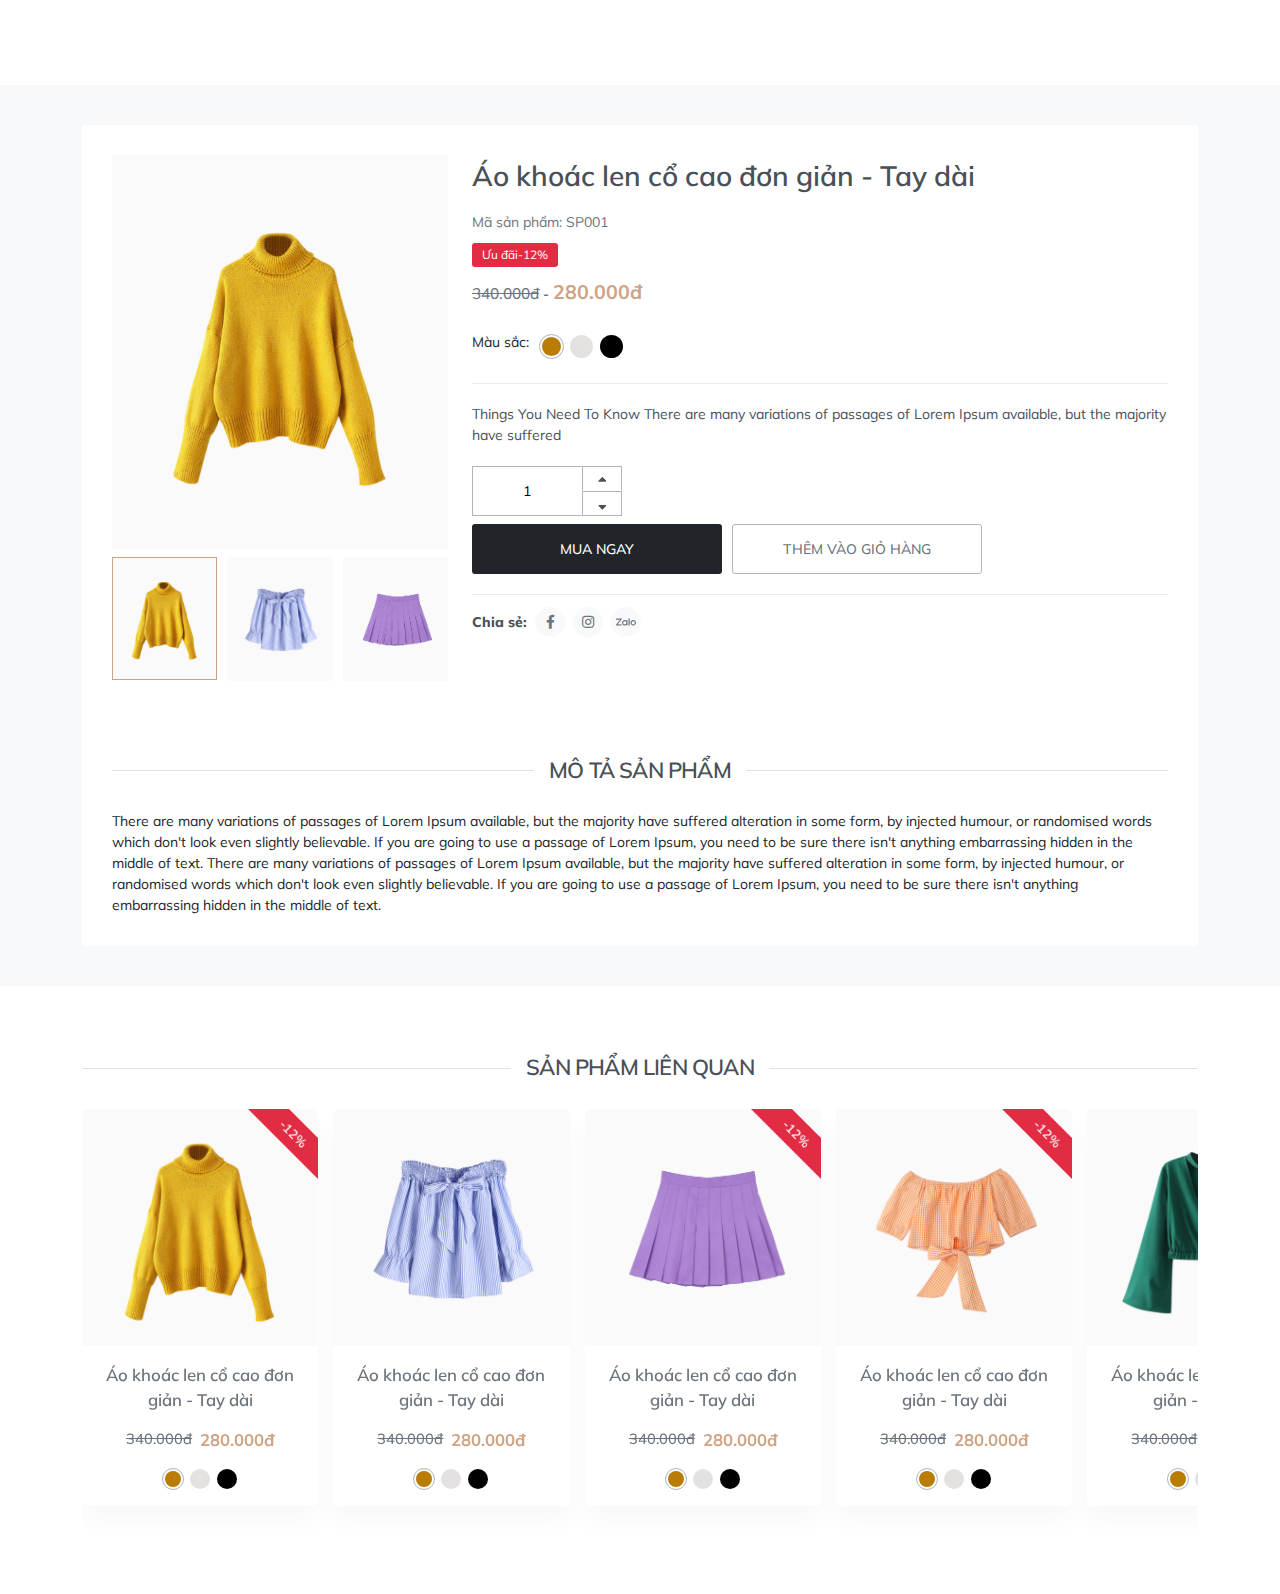
<file: chitiet.html>
<!DOCTYPE html>
<html lang="en">
<head>
	<meta charset="utf-8">
	<meta http-equiv="x-ua-compatible" content="ie=edge">
	<meta name="viewport" content="width=device-width, initial-scale=1">
	<link rel="preconnect" href="https://fonts.googleapis.com">
	<link rel="preconnect" href="https://fonts.gstatic.com" crossorigin>
	<link href="https://fonts.googleapis.com/css2?family=Mulish:ital,wght@0,200;0,300;0,400;0,500;0,600;0,700;0,800;0,900;0,1000;1,200;1,300;1,400;1,500;1,600;1,700;1,800;1,900;1,1000&display=swap"
	      rel="stylesheet">
	<link rel="stylesheet" href="asset/lib/bootstrap5/bootstrap.min.css">
	<link rel="stylesheet" href="asset/lib/swiper/swiper-bundle.min.css">
	<link rel="stylesheet" href="asset/fonts/all.min.css">
	<link rel="stylesheet" href="asset/css/base.css">
	<link rel="stylesheet" href="asset/css/style.css">
	<title>Chi tiết sản phẩm</title>
</head>
<body>
<header class="d-none">
	<div class="container-fluid">
		<div class="header-wrap d-flex align-items-center justify-content-between">
			<div class="header-left">
				<div class="row align-items-center">
					<div class="col-xl-2">
						<a href="#" class="header-logo">
							<img src="asset/image/logo-clothes.png" class="img-fluid" alt="">
						</a>
					</div>
					<div class="col-xl-10">
						<ul class="header-nav list-unstyled mb-0">
							<li>
								<a href="#" aria-label="">TRANG CHỦ</a>
							</li>
							<li>
								<a href="#" aria-label="">
									DANH MỤC SẢN PHẨM
									<span><i class="fal fa-angle-right"></i></span>
								</a>
								<ul class="list-unstyled mb-0">
									<li>
										<a href="#" aria-label="">Áo kiểu</a>
									</li>
									<li>
										<a href="#" aria-label="">Áo croptop</a>
									</li>
									<li>
										<a href="#" aria-label="">Áo sơ mi</a>
									</li>
								</ul>
							</li>
							<li>
								<a href="#" aria-label="">BỘ SƯU TẬP</a>
							</li>
							<li>
								<a href="#" aria-label="">TIN TỨC</a>
							</li>
							<li>
								<a href="#" aria-label="">LIÊN HỆ</a>
							</li>
						</ul>
					</div>
				</div>
			</div>
			<div class="header-right d-flex align-items-center gap-2">
				<button class="header-search header-button">
					<i class="fal fa-search"></i>
				</button>
				<button class="header-user header-button" id="call-login">
					<i class="fal fa-user"></i>
				</button>
				<button class="header-search header-button position-relative">
					<i class="fal fa-heart"></i>
					<span class="number">0</span>
				</button>
				<button class="header-cart header-button position-relative" id="call-cart">
					<i class="fal fa-shopping-bag"></i>
					<span class="number">0</span>
				</button>
			</div>
		</div>
	</div>
</header>

<main>
	<div class="page-detail section-gap">
		<div class="container">
			<div class="page-detail__wrap">
				<div class="row">
					<div class="col-xl-4 pb-xl-0 pb-5">
						<div class="detail-product__left">
							<div class="swiper-image mb-2" id="detail-avatar">
								<div class="swiper mySwiper">
									<div class="swiper-wrapper">
										<div class="swiper-slide">
											<div class="swiper-image__item">
												<img src="/asset/image/1.jpg" alt="">
											</div>
										</div>
										<div class="swiper-slide">
											<div class="swiper-image__item">
												<img src="/asset/image/2.jpg" alt="">
											</div>
										</div>
										<div class="swiper-slide">
											<div class="swiper-image__item">
												<img src="/asset/image/3.jpg" alt="">
											</div>
										</div>
									</div>
								</div>
							</div>
							<div class="swiper-image swiper-image__thumb" id="detail-thumb">
								<div class="swiper mySwiper">
									<div class="swiper-wrapper">
										<div class="swiper-slide">
											<div class="image-thumb">
												<img src="/asset/image/1.jpg" alt="">
											</div>
										</div>
										<div class="swiper-slide">
											<div class="image-thumb">
												<img src="/asset/image/2.jpg" alt="">
											</div>
										</div>
										<div class="swiper-slide">
											<div class="image-thumb">
												<img src="/asset/image/3.jpg" alt="">
											</div>
										</div>
									</div>
								</div>
							</div>
						</div>
					</div>
					<div class="col-xl-8">
						<div class="detail-product__right ">
							<div class="detail-product__header">
								<h3 class="detail-product__title">
									Áo khoác len cổ cao đơn giản - Tay dài
								</h3>
								<div class="detail-product__code">
									Mã sản phẩm: SP001
								</div>
								<span class="detail-product__label">
									Ưu đãi-12%
								</span>
								<div class="detail-product__price">
									<span class="price-default text-decoration-line-through ">340.000đ</span> -
									<span class="price-sale">280.000đ</span>
								</div>
								<div class="detail-product__flex mb-4">
									Màu sắc:
									<div class="detail-product__properties mt-2">
										<a href="#" class="properties-item active">
											<span style="background-color:#b97c05;"></span>
										</a>
										<a href="#" class="properties-item ">
											<span style="background-color:#e5e1e1;"></span>
										</a>
										<a href="#" class="properties-item">
											<span style="background-color:black;"></span>
										</a>
									</div>
								</div>
							</div>
							<div class="detail-product__body d-flex flex-column">
								<div class="detail-product__desc">
									Things You Need To Know There are many variations of passages of Lorem Ipsum available,
									but the majority have suffered
								</div>
								<div class="d-flex align-items-center gap-2 flex-wrap">
									<div class="detail-product__button d-flex flex-wrap align-items-center gap-3 flex-wrap">
										<div class="modal-product__quantity d-flex align-items-center">
											<input type="text" value="1" maxlength="100" class="input-quantity" name="">
											<div class="button-inner">
												<button class="button-quantity">
													<svg xmlns="http://www.w3.org/2000/svg" height="1em" viewBox="0 0 320 512">
														<path d="M288.662 352H31.338c-17.818 0-26.741-21.543-14.142-34.142l128.662-128.662c7.81-7.81 20.474-7.81 28.284 0l128.662 128.662c12.6 12.599 3.676 34.142-14.142 34.142z"></path>
													</svg>
												</button>
												<button class="button-quantity">
													<svg xmlns="http://www.w3.org/2000/svg" height="1em" viewBox="0 0 320 512">
														<path d="M41 288h238c21.4 0 32.1 25.9 17 41L177 448c-9.4 9.4-24.6 9.4-33.9 0L24 329c-15.1-15.1-4.4-41 17-41z"></path>
													</svg>
												</button>
											</div>
										</div>
									</div>
									<div class="detail-product__flex">
										<button type="button" class="detail-product__cart d-inline-flex">
											MUA NGAY
										</button>
										<button type="button" class="detail-product__cart button-card-outline d-flex">
											THÊM VÀO GIỎ HÀNG
										</button>
									</div>
								
								</div>
								<div class="detail-product__social d-flex align-items-center gap-2">
									Chia sẻ:
									<a href="#" class="social-item">
										<i class="fab fa-facebook-f"></i>
									</a>
									<a href="#" class="social-item">
										<i class="fab fa-instagram"></i>
									</a>
									<a href="#" class="social-item zalo">
										<svg xmlns="http://www.w3.org/2000/svg" xml:space="preserve" width="1.29348in"
										     height="0.458531in" fill-rule="evenodd" clip-rule="evenodd" viewBox="0 0 233.68 82.84">
											 <g id="Layer_x0020_1">
												 <metadata id="CorelCorpID_0Corel-Layer"></metadata>
												 <path fill="currentColor"
												       d="M145.99 77.44l0.08 -76.5 13.85 0c0,13.5 0,26.97 0,40.46 0,8.52 1.09,34.32 -0.35,40.87 1.34,-0.63 0.6,0.63 1.07,-1.69 0.03,-0.11 0,-2.16 0,-2.43 -0.19,-15.05 0.79,-73.03 -0.41,-77.48 -3.01,-0.79 -11.83,-1.04 -14.45,0.19 -0.57,3.61 -0.19,32.05 -0.19,38.14 0,6.09 -1.12,35.44 0.44,38.44l-0.03 -0zm-48.01 -44.56c-8.72,2.51 -16.34,10.82 -13.41,22.35 2.18,8.74 11.47,16.67 23.14,13.55 23.52,-6.31 13.72,-42.65 -9.7,-35.9l-0.03 0zm100.82 -0.79c-9.56,1.39 -17.51,10 -15.98,21.26 3.25,24.18 41.12,19.56 37.16,-5.85 -1.45,-9.18 -10.25,-17.02 -21.17,-15.41zm-52.84 45.35c0.63,6.72 7.38,4.48 13.55,4.84 1.45,-6.56 0.35,-32.35 0.35,-40.87 0,-13.5 0,-26.97 0,-40.46l-13.85 0 -0.08 76.5 0.03 0zm-144.12 -62.54l45 0 -42.76 53.28c-4.26,5.05 -4.34,7.1 -3.91,14.02l60.25 0.03c8.36,-0.08 7.05,-5.98 7.05,-13.09l-47.27 -0.19c1.04,-2.43 9.73,-12.51 12.02,-15.38l31.26 -39.21c3.74,-4.84 3.85,-7.46 3.85,-13.58l-65.49 0 0 14.15 0 -0.03zm193.9 3.91c-15.98,3.06 -29.97,17.92 -25.98,37.87 3.11,15.57 18.09,29.04 37.46,25.55 15.79,-2.87 29.26,-18.14 25.96,-37.18 -2.73,-15.68 -18.03,-29.94 -37.43,-26.23zm-74.54 58.25c3.17,5.9 1.67,5.11 13.33,5.11l0.22 -61.56 -13.25 0 0 3.72c-1.61,-0.3 -4.95,-2.46 -7.08,-3.31 -21.01,-8.2 -43.52,6.86 -43.8,29.37 -0.16,13.36 7.92,23.55 15.9,28.03 13.39,7.54 23.47,4.32 34.67,-1.39l0 0.03z"></path>
											 </g>
									</svg>
									</a>
								</div>
							</div>
						
						</div>
					</div>
				</div>
				<div class="detail-product__content mt-5">
					<div class="section-heading-2 text-center">
						<div class="heading-title-2 heading-line">
							<span>MÔ TẢ SẢN PHẨM</span>
						</div>
					</div>
					<div class="content">
						There are many variations of passages of Lorem Ipsum available, but the majority
						have suffered alteration in some form, by injected humour, or randomised words which
						don't look even slightly believable. If you are going to use a passage of Lorem
						Ipsum, you need to be sure there isn't anything embarrassing hidden in the middle of
						text.
						There are many variations of passages of Lorem Ipsum available, but the majority
						have suffered alteration in some form, by injected humour, or randomised words which
						don't look even slightly believable. If you are going to use a passage of Lorem
						Ipsum, you need to be sure there isn't anything embarrassing hidden in the middle of
						text.
					</div>
				</div>
			</div>
		</div>
	</div>
	
	<div class="page-detail__related section-gap">
		<div class="container">
			<div class="detail-product__content">
				<div class="section-heading-2 text-center">
					<div class="heading-title-2 heading-line">
						<span>SẢN PHẨM LIÊN QUAN</span>
					</div>
				</div>
				<div class="page-detail__swiper" id="product-related">
					<div class="swiper mySwiper pb-5">
						<div class="swiper-wrapper">
							<div class="swiper-slide">
								<div class="card-product card h-100 bg-white ">
									<div class="card-product__header position-relative ">
										<div class="card-product__image" id="swiper-image">
											<div class="ratio ratio-1x1">
												<img src="/asset/image/1.jpg" alt="">
											</div>
										</div>
										<div class="card-product__actions">
											<div class="card-action" data-hint="Thêm yêu thích">
												<button type="button" class="btn-favourite btn-onlyIcon" data-id="">
													<svg width="18" height="18" viewBox="0 0 20 20" fill="none"
													     xmlns="http://www.w3.org/2000/svg">
														<path d="M17.3667 3.84172C16.941 3.41589 16.4357 3.0781 15.8795 2.84763C15.3232 2.61716 14.7271 2.49854 14.125 2.49854C13.5229 2.49854 12.9268 2.61716 12.3705 2.84763C11.8143 3.0781 11.309 3.41589 10.8833 3.84172L10 4.72506L9.11666 3.84172C8.25692 2.98198 7.09086 2.49898 5.875 2.49898C4.65914 2.49898 3.49307 2.98198 2.63333 3.84172C1.77359 4.70147 1.29059 5.86753 1.29059 7.08339C1.29059 8.29925 1.77359 9.46531 2.63333 10.3251L3.51666 11.2084L10 17.6917L16.4833 11.2084L17.3667 10.3251C17.7925 9.89943 18.1303 9.39407 18.3608 8.83785C18.5912 8.28164 18.7099 7.68546 18.7099 7.08339C18.7099 6.48132 18.5912 5.88514 18.3608 5.32893C18.1303 4.77271 17.7925 4.26735 17.3667 3.84172Z"
														      stroke-linecap="round" stroke-linejoin="round"></path>
													</svg>
												</button>
											</div>
											<div class="card-action" data-hint="Xem chi tiết">
												<button class="d-flex align-items-center justify-content-center w-100 h-100"
												        data-bs-toggle="modal" data-bs-target="#viewProduct">
													<svg width="18" height="18" viewBox="0 0 20 20" fill="none"
													     xmlns="http://www.w3.org/2000/svg">
														<path d="M0.833344 10C0.833344 10 4.16668 3.33337 10 3.33337C15.8333 3.33337 19.1667 10 19.1667 10C19.1667 10 15.8333 16.6667 10 16.6667C4.16668 16.6667 0.833344 10 0.833344 10Z"
														      stroke-linecap="round" stroke-linejoin="round"></path>
														<path d="M10 12.5C11.3807 12.5 12.5 11.3807 12.5 10C12.5 8.61929 11.3807 7.5 10 7.5C8.61929 7.5 7.5 8.61929 7.5 10C7.5 11.3807 8.61929 12.5 10 12.5Z"
														      stroke-linecap="round" stroke-linejoin="round"></path>
													</svg>
												</button>
											</div>
										
										</div>
										<div class="card-product__label">
											-12%
										</div>
									</div>
									<div class="card-body card-product__body d-flex flex-column gap-3">
										<div class="card-body__inner">
											<a href="#" class="card-product__title">
												Áo khoác len cổ cao đơn giản - Tay dài
											</a>
											<div class="card-product__price d-flex align-items-center gap-2 justify-content-center ">
												<span class="price-default text-decoration-line-through ">340.000đ</span>
												<span class="price-sale">280.000đ</span>
											</div>
										</div>
										<div class="card-product__properties">
											<a href="#" class="properties-item active">
												<span style="background-color:#b97c05;"></span>
											</a>
											<a href="#" class="properties-item ">
												<span style="background-color:#e5e1e1;"></span>
											</a>
											<a href="#" class="properties-item">
												<span style="background-color:black;"></span>
											</a>
										</div>
									</div>
								</div>
							</div>
							<div class="swiper-slide">
								<div class="card-product card h-100 bg-white ">
									<div class="card-product__header position-relative ">
										<div class="card-product__image" id="swiper-image">
											<div class="ratio ratio-1x1">
												<img src="/asset/image/2.jpg" alt="">
											</div>
										</div>
										<div class="card-product__actions">
											<div class="card-action" data-hint="Thêm yêu thích">
												<button type="button" class="btn-favourite btn-onlyIcon" data-id="">
													<svg width="18" height="18" viewBox="0 0 20 20" fill="none"
													     xmlns="http://www.w3.org/2000/svg">
														<path d="M17.3667 3.84172C16.941 3.41589 16.4357 3.0781 15.8795 2.84763C15.3232 2.61716 14.7271 2.49854 14.125 2.49854C13.5229 2.49854 12.9268 2.61716 12.3705 2.84763C11.8143 3.0781 11.309 3.41589 10.8833 3.84172L10 4.72506L9.11666 3.84172C8.25692 2.98198 7.09086 2.49898 5.875 2.49898C4.65914 2.49898 3.49307 2.98198 2.63333 3.84172C1.77359 4.70147 1.29059 5.86753 1.29059 7.08339C1.29059 8.29925 1.77359 9.46531 2.63333 10.3251L3.51666 11.2084L10 17.6917L16.4833 11.2084L17.3667 10.3251C17.7925 9.89943 18.1303 9.39407 18.3608 8.83785C18.5912 8.28164 18.7099 7.68546 18.7099 7.08339C18.7099 6.48132 18.5912 5.88514 18.3608 5.32893C18.1303 4.77271 17.7925 4.26735 17.3667 3.84172Z"
														      stroke-linecap="round" stroke-linejoin="round"></path>
													</svg>
												</button>
											</div>
											<div class="card-action" data-hint="Xem chi tiết">
												<button class="d-flex align-items-center justify-content-center w-100 h-100"
												        data-bs-toggle="modal" data-bs-target="#viewProduct">
													<svg width="18" height="18" viewBox="0 0 20 20" fill="none"
													     xmlns="http://www.w3.org/2000/svg">
														<path d="M0.833344 10C0.833344 10 4.16668 3.33337 10 3.33337C15.8333 3.33337 19.1667 10 19.1667 10C19.1667 10 15.8333 16.6667 10 16.6667C4.16668 16.6667 0.833344 10 0.833344 10Z"
														      stroke-linecap="round" stroke-linejoin="round"></path>
														<path d="M10 12.5C11.3807 12.5 12.5 11.3807 12.5 10C12.5 8.61929 11.3807 7.5 10 7.5C8.61929 7.5 7.5 8.61929 7.5 10C7.5 11.3807 8.61929 12.5 10 12.5Z"
														      stroke-linecap="round" stroke-linejoin="round"></path>
													</svg>
												</button>
											</div>
										
										</div>
									</div>
									<div class="card-body card-product__body d-flex flex-column gap-3">
										<div class="card-body__inner">
											<a href="#" class="card-product__title">
												Áo khoác len cổ cao đơn giản - Tay dài
											</a>
											<div class="card-product__price d-flex align-items-center gap-2 justify-content-center ">
												<span class="price-default text-decoration-line-through ">340.000đ</span>
												<span class="price-sale">280.000đ</span>
											</div>
										</div>
										<div class="card-product__properties">
											<a href="#" class="properties-item active">
												<span style="background-color:#b97c05;"></span>
											</a>
											<a href="#" class="properties-item ">
												<span style="background-color:#e5e1e1;"></span>
											</a>
											<a href="#" class="properties-item">
												<span style="background-color:black;"></span>
											</a>
										</div>
									</div>
								</div>
							</div>
							<div class="swiper-slide">
								<div class="card-product card h-100 bg-white ">
									<div class="card-product__header position-relative ">
										<div class="card-product__image" id="swiper-image">
											<div class="ratio ratio-1x1">
												<img src="/asset/image/3.jpg" alt="">
											</div>
										</div>
										<div class="card-product__actions">
											<div class="card-action" data-hint="Thêm yêu thích">
												<button type="button" class="btn-favourite btn-onlyIcon" data-id="">
													<svg width="18" height="18" viewBox="0 0 20 20" fill="none"
													     xmlns="http://www.w3.org/2000/svg">
														<path d="M17.3667 3.84172C16.941 3.41589 16.4357 3.0781 15.8795 2.84763C15.3232 2.61716 14.7271 2.49854 14.125 2.49854C13.5229 2.49854 12.9268 2.61716 12.3705 2.84763C11.8143 3.0781 11.309 3.41589 10.8833 3.84172L10 4.72506L9.11666 3.84172C8.25692 2.98198 7.09086 2.49898 5.875 2.49898C4.65914 2.49898 3.49307 2.98198 2.63333 3.84172C1.77359 4.70147 1.29059 5.86753 1.29059 7.08339C1.29059 8.29925 1.77359 9.46531 2.63333 10.3251L3.51666 11.2084L10 17.6917L16.4833 11.2084L17.3667 10.3251C17.7925 9.89943 18.1303 9.39407 18.3608 8.83785C18.5912 8.28164 18.7099 7.68546 18.7099 7.08339C18.7099 6.48132 18.5912 5.88514 18.3608 5.32893C18.1303 4.77271 17.7925 4.26735 17.3667 3.84172Z"
														      stroke-linecap="round" stroke-linejoin="round"></path>
													</svg>
												</button>
											</div>
											<div class="card-action" data-hint="Xem chi tiết">
												<button class="d-flex align-items-center justify-content-center w-100 h-100"
												        data-bs-toggle="modal" data-bs-target="#viewProduct">
													<svg width="18" height="18" viewBox="0 0 20 20" fill="none"
													     xmlns="http://www.w3.org/2000/svg">
														<path d="M0.833344 10C0.833344 10 4.16668 3.33337 10 3.33337C15.8333 3.33337 19.1667 10 19.1667 10C19.1667 10 15.8333 16.6667 10 16.6667C4.16668 16.6667 0.833344 10 0.833344 10Z"
														      stroke-linecap="round" stroke-linejoin="round"></path>
														<path d="M10 12.5C11.3807 12.5 12.5 11.3807 12.5 10C12.5 8.61929 11.3807 7.5 10 7.5C8.61929 7.5 7.5 8.61929 7.5 10C7.5 11.3807 8.61929 12.5 10 12.5Z"
														      stroke-linecap="round" stroke-linejoin="round"></path>
													</svg>
												</button>
											</div>
										
										</div>
										<div class="card-product__label">
											-12%
										</div>
									</div>
									<div class="card-body card-product__body d-flex flex-column gap-3">
										<div class="card-body__inner">
											<a href="#" class="card-product__title">
												Áo khoác len cổ cao đơn giản - Tay dài
											</a>
											<div class="card-product__price d-flex align-items-center gap-2 justify-content-center ">
												<span class="price-default text-decoration-line-through ">340.000đ</span>
												<span class="price-sale">280.000đ</span>
											</div>
										</div>
										<div class="card-product__properties">
											<a href="#" class="properties-item active">
												<span style="background-color:#b97c05;"></span>
											</a>
											<a href="#" class="properties-item ">
												<span style="background-color:#e5e1e1;"></span>
											</a>
											<a href="#" class="properties-item">
												<span style="background-color:black;"></span>
											</a>
										</div>
									</div>
								</div>
							</div>
							<div class="swiper-slide">
								<div class="card-product card h-100 bg-white ">
									<div class="card-product__header position-relative ">
										<div class="card-product__image" id="swiper-image">
											<div class="ratio ratio-1x1">
												<img src="/asset/image/4.jpg" alt="">
											</div>
										</div>
										<div class="card-product__actions">
											<div class="card-action" data-hint="Thêm yêu thích">
												<button type="button" class="btn-favourite btn-onlyIcon" data-id="">
													<svg width="18" height="18" viewBox="0 0 20 20" fill="none"
													     xmlns="http://www.w3.org/2000/svg">
														<path d="M17.3667 3.84172C16.941 3.41589 16.4357 3.0781 15.8795 2.84763C15.3232 2.61716 14.7271 2.49854 14.125 2.49854C13.5229 2.49854 12.9268 2.61716 12.3705 2.84763C11.8143 3.0781 11.309 3.41589 10.8833 3.84172L10 4.72506L9.11666 3.84172C8.25692 2.98198 7.09086 2.49898 5.875 2.49898C4.65914 2.49898 3.49307 2.98198 2.63333 3.84172C1.77359 4.70147 1.29059 5.86753 1.29059 7.08339C1.29059 8.29925 1.77359 9.46531 2.63333 10.3251L3.51666 11.2084L10 17.6917L16.4833 11.2084L17.3667 10.3251C17.7925 9.89943 18.1303 9.39407 18.3608 8.83785C18.5912 8.28164 18.7099 7.68546 18.7099 7.08339C18.7099 6.48132 18.5912 5.88514 18.3608 5.32893C18.1303 4.77271 17.7925 4.26735 17.3667 3.84172Z"
														      stroke-linecap="round" stroke-linejoin="round"></path>
													</svg>
												</button>
											</div>
											<div class="card-action" data-hint="Xem chi tiết">
												<button class="d-flex align-items-center justify-content-center w-100 h-100"
												        data-bs-toggle="modal" data-bs-target="#viewProduct">
													<svg width="18" height="18" viewBox="0 0 20 20" fill="none"
													     xmlns="http://www.w3.org/2000/svg">
														<path d="M0.833344 10C0.833344 10 4.16668 3.33337 10 3.33337C15.8333 3.33337 19.1667 10 19.1667 10C19.1667 10 15.8333 16.6667 10 16.6667C4.16668 16.6667 0.833344 10 0.833344 10Z"
														      stroke-linecap="round" stroke-linejoin="round"></path>
														<path d="M10 12.5C11.3807 12.5 12.5 11.3807 12.5 10C12.5 8.61929 11.3807 7.5 10 7.5C8.61929 7.5 7.5 8.61929 7.5 10C7.5 11.3807 8.61929 12.5 10 12.5Z"
														      stroke-linecap="round" stroke-linejoin="round"></path>
													</svg>
												</button>
											</div>
										
										</div>
										<div class="card-product__label">
											-12%
										</div>
									</div>
									<div class="card-body card-product__body d-flex flex-column gap-3">
										<div class="card-body__inner">
											<a href="#" class="card-product__title">
												Áo khoác len cổ cao đơn giản - Tay dài
											</a>
											<div class="card-product__price d-flex align-items-center gap-2 justify-content-center ">
												<span class="price-default text-decoration-line-through ">340.000đ</span>
												<span class="price-sale">280.000đ</span>
											</div>
										</div>
										<div class="card-product__properties">
											<a href="#" class="properties-item active">
												<span style="background-color:#b97c05;"></span>
											</a>
											<a href="#" class="properties-item ">
												<span style="background-color:#e5e1e1;"></span>
											</a>
											<a href="#" class="properties-item">
												<span style="background-color:black;"></span>
											</a>
										</div>
									</div>
								</div>
							</div>
							<div class="swiper-slide">
								<div class="card-product card h-100 bg-white ">
									<div class="card-product__header position-relative ">
										<div class="card-product__image" id="swiper-image">
											<div class="ratio ratio-1x1">
												<img src="/asset/image/5.jpg" alt="">
											</div>
										</div>
										<div class="card-product__actions">
											<div class="card-action" data-hint="Thêm yêu thích">
												<button type="button" class="btn-favourite btn-onlyIcon" data-id="">
													<svg width="18" height="18" viewBox="0 0 20 20" fill="none"
													     xmlns="http://www.w3.org/2000/svg">
														<path d="M17.3667 3.84172C16.941 3.41589 16.4357 3.0781 15.8795 2.84763C15.3232 2.61716 14.7271 2.49854 14.125 2.49854C13.5229 2.49854 12.9268 2.61716 12.3705 2.84763C11.8143 3.0781 11.309 3.41589 10.8833 3.84172L10 4.72506L9.11666 3.84172C8.25692 2.98198 7.09086 2.49898 5.875 2.49898C4.65914 2.49898 3.49307 2.98198 2.63333 3.84172C1.77359 4.70147 1.29059 5.86753 1.29059 7.08339C1.29059 8.29925 1.77359 9.46531 2.63333 10.3251L3.51666 11.2084L10 17.6917L16.4833 11.2084L17.3667 10.3251C17.7925 9.89943 18.1303 9.39407 18.3608 8.83785C18.5912 8.28164 18.7099 7.68546 18.7099 7.08339C18.7099 6.48132 18.5912 5.88514 18.3608 5.32893C18.1303 4.77271 17.7925 4.26735 17.3667 3.84172Z"
														      stroke-linecap="round" stroke-linejoin="round"></path>
													</svg>
												</button>
											</div>
											<div class="card-action" data-hint="Xem chi tiết">
												<button class="d-flex align-items-center justify-content-center w-100 h-100"
												        data-bs-toggle="modal" data-bs-target="#viewProduct">
													<svg width="18" height="18" viewBox="0 0 20 20" fill="none"
													     xmlns="http://www.w3.org/2000/svg">
														<path d="M0.833344 10C0.833344 10 4.16668 3.33337 10 3.33337C15.8333 3.33337 19.1667 10 19.1667 10C19.1667 10 15.8333 16.6667 10 16.6667C4.16668 16.6667 0.833344 10 0.833344 10Z"
														      stroke-linecap="round" stroke-linejoin="round"></path>
														<path d="M10 12.5C11.3807 12.5 12.5 11.3807 12.5 10C12.5 8.61929 11.3807 7.5 10 7.5C8.61929 7.5 7.5 8.61929 7.5 10C7.5 11.3807 8.61929 12.5 10 12.5Z"
														      stroke-linecap="round" stroke-linejoin="round"></path>
													</svg>
												</button>
											</div>
										
										</div>
										<div class="card-product__label">
											-12%
										</div>
									</div>
									<div class="card-body card-product__body d-flex flex-column gap-3">
										<div class="card-body__inner">
											<a href="#" class="card-product__title">
												Áo khoác len cổ cao đơn giản - Tay dài
											</a>
											<div class="card-product__price d-flex align-items-center gap-2 justify-content-center ">
												<span class="price-default text-decoration-line-through ">340.000đ</span>
												<span class="price-sale">280.000đ</span>
											</div>
										</div>
										<div class="card-product__properties">
											<a href="#" class="properties-item active">
												<span style="background-color:#b97c05;"></span>
											</a>
											<a href="#" class="properties-item ">
												<span style="background-color:#e5e1e1;"></span>
											</a>
											<a href="#" class="properties-item">
												<span style="background-color:black;"></span>
											</a>
										</div>
									</div>
								</div>
							</div>
							<div class="swiper-slide">
								<div class="card-product card h-100 bg-white ">
									<div class="card-product__header position-relative ">
										<div class="card-product__image" id="swiper-image">
											<div class="ratio ratio-1x1">
												<img src="/asset/image/6.jpg" alt="">
											</div>
										</div>
										<div class="card-product__actions">
											<div class="card-action" data-hint="Thêm yêu thích">
												<button type="button" class="btn-favourite btn-onlyIcon" data-id="">
													<svg width="18" height="18" viewBox="0 0 20 20" fill="none"
													     xmlns="http://www.w3.org/2000/svg">
														<path d="M17.3667 3.84172C16.941 3.41589 16.4357 3.0781 15.8795 2.84763C15.3232 2.61716 14.7271 2.49854 14.125 2.49854C13.5229 2.49854 12.9268 2.61716 12.3705 2.84763C11.8143 3.0781 11.309 3.41589 10.8833 3.84172L10 4.72506L9.11666 3.84172C8.25692 2.98198 7.09086 2.49898 5.875 2.49898C4.65914 2.49898 3.49307 2.98198 2.63333 3.84172C1.77359 4.70147 1.29059 5.86753 1.29059 7.08339C1.29059 8.29925 1.77359 9.46531 2.63333 10.3251L3.51666 11.2084L10 17.6917L16.4833 11.2084L17.3667 10.3251C17.7925 9.89943 18.1303 9.39407 18.3608 8.83785C18.5912 8.28164 18.7099 7.68546 18.7099 7.08339C18.7099 6.48132 18.5912 5.88514 18.3608 5.32893C18.1303 4.77271 17.7925 4.26735 17.3667 3.84172Z"
														      stroke-linecap="round" stroke-linejoin="round"></path>
													</svg>
												</button>
											</div>
											<div class="card-action" data-hint="Xem chi tiết">
												<button class="d-flex align-items-center justify-content-center w-100 h-100"
												        data-bs-toggle="modal" data-bs-target="#viewProduct">
													<svg width="18" height="18" viewBox="0 0 20 20" fill="none"
													     xmlns="http://www.w3.org/2000/svg">
														<path d="M0.833344 10C0.833344 10 4.16668 3.33337 10 3.33337C15.8333 3.33337 19.1667 10 19.1667 10C19.1667 10 15.8333 16.6667 10 16.6667C4.16668 16.6667 0.833344 10 0.833344 10Z"
														      stroke-linecap="round" stroke-linejoin="round"></path>
														<path d="M10 12.5C11.3807 12.5 12.5 11.3807 12.5 10C12.5 8.61929 11.3807 7.5 10 7.5C8.61929 7.5 7.5 8.61929 7.5 10C7.5 11.3807 8.61929 12.5 10 12.5Z"
														      stroke-linecap="round" stroke-linejoin="round"></path>
													</svg>
												</button>
											</div>
										
										</div>
										<div class="card-product__label">
											-12%
										</div>
									</div>
									<div class="card-body card-product__body d-flex flex-column gap-3">
										<div class="card-body__inner">
											<a href="#" class="card-product__title">
												Áo khoác len cổ cao đơn giản - Tay dài
											</a>
											<div class="card-product__price d-flex align-items-center gap-2 justify-content-center ">
												<span class="price-default text-decoration-line-through ">340.000đ</span>
												<span class="price-sale">280.000đ</span>
											</div>
										</div>
										<div class="card-product__properties">
											<a href="#" class="properties-item active">
												<span style="background-color:#b97c05;"></span>
											</a>
											<a href="#" class="properties-item ">
												<span style="background-color:#e5e1e1;"></span>
											</a>
											<a href="#" class="properties-item">
												<span style="background-color:black;"></span>
											</a>
										</div>
									</div>
								</div>
							</div>
							
						</div>
					</div>
				</div>
			</div>
		</div>
	</div>
	
</main>


<script src="asset/lib/jquery/jquery.min.js"></script>
<script src="asset/lib/bootstrap5/bootstrap.bundle.min.js"></script>
<script src="asset/lib/swiper/swiper-bundle.min.js"></script>
<script src="asset/js/theme.js"></script>
<script src="asset/js/chitiet.js"></script>
</body>
</html>
</file>
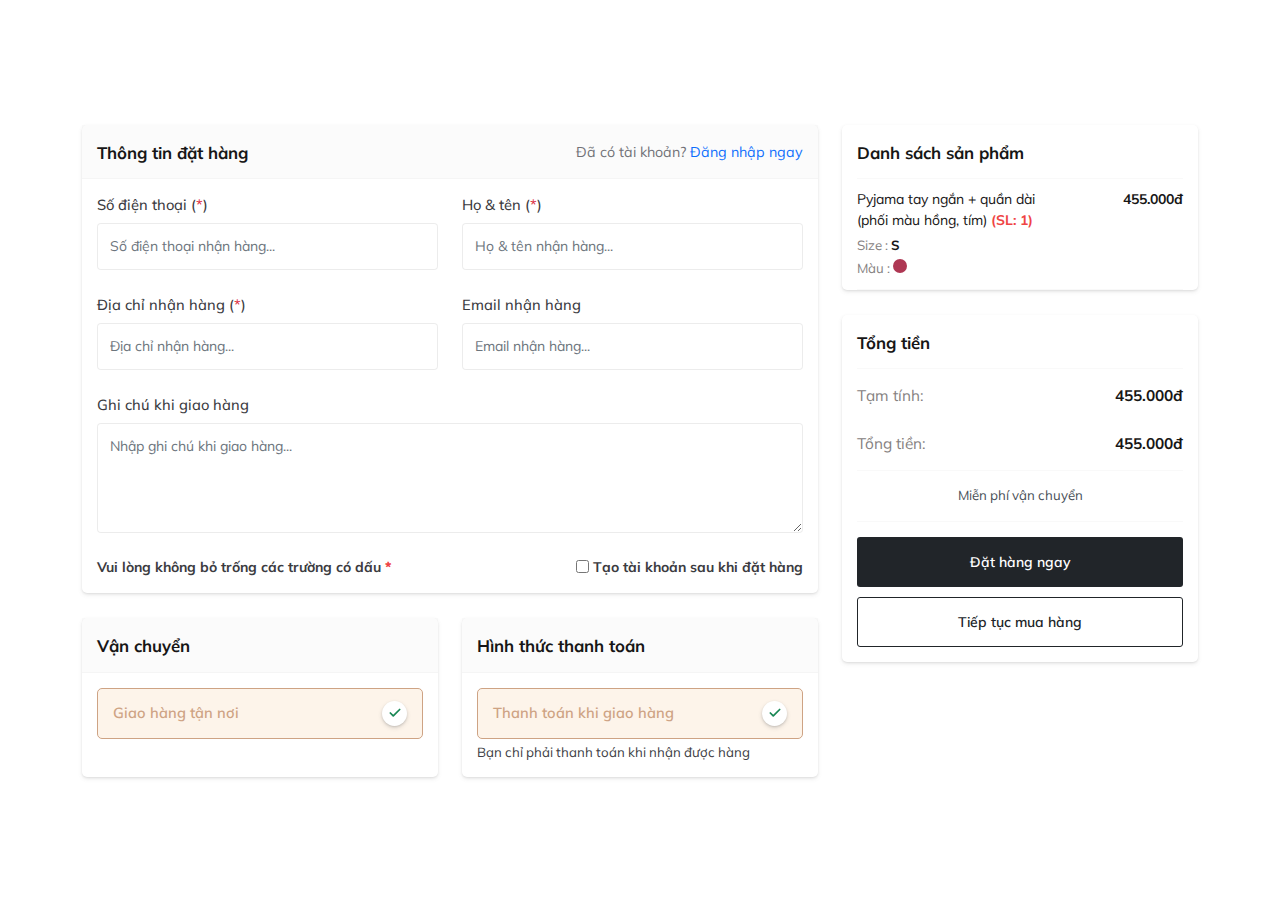
<file: dathang.html>
<!DOCTYPE html>
<html lang="en">
<head>
	<meta charset="utf-8">
	<meta http-equiv="x-ua-compatible" content="ie=edge">
	<meta name="viewport" content="width=device-width, initial-scale=1">
	<link rel="preconnect" href="https://fonts.googleapis.com">
	<link rel="preconnect" href="https://fonts.gstatic.com" crossorigin>
	<link href="https://fonts.googleapis.com/css2?family=Mulish:ital,wght@0,200;0,300;0,400;0,500;0,600;0,700;0,800;0,900;0,1000;1,200;1,300;1,400;1,500;1,600;1,700;1,800;1,900;1,1000&display=swap"
	      rel="stylesheet">
	<link rel="stylesheet" href="asset/lib/bootstrap5/bootstrap.min.css">
	<link rel="stylesheet" href="asset/lib/swiper/swiper-bundle.min.css">
	<link rel="stylesheet" href="asset/fonts/all.min.css">
	<link rel="stylesheet" href="asset/css/base.css">
	<link rel="stylesheet" href="asset/css/style.css">
	<title>Đặt hàng</title>
</head>
<body>
<header class="d-none">
	<div class="container-fluid">
		<div class="header-wrap d-flex align-items-center justify-content-between">
			<div class="header-left">
				<div class="row align-items-center">
					<div class="col-xl-2">
						<a href="#" class="header-logo">
							<img src="asset/image/logo-clothes.png" class="img-fluid" alt="">
						</a>
					</div>
					<div class="col-xl-10">
						<ul class="header-nav list-unstyled mb-0">
							<li>
								<a href="#" aria-label="">TRANG CHỦ</a>
							</li>
							<li>
								<a href="#" aria-label="">
									DANH MỤC SẢN PHẨM
									<span><i class="fal fa-angle-right"></i></span>
								</a>
								<ul class="list-unstyled mb-0">
									<li>
										<a href="#" aria-label="">Áo kiểu</a>
									</li>
									<li>
										<a href="#" aria-label="">Áo croptop</a>
									</li>
									<li>
										<a href="#" aria-label="">Áo sơ mi</a>
									</li>
								</ul>
							</li>
							<li>
								<a href="#" aria-label="">BỘ SƯU TẬP</a>
							</li>
							<li>
								<a href="#" aria-label="">TIN TỨC</a>
							</li>
							<li>
								<a href="#" aria-label="">LIÊN HỆ</a>
							</li>
						</ul>
					</div>
				</div>
			</div>
			<div class="header-right d-flex align-items-center gap-2">
				<button class="header-search header-button">
					<i class="fal fa-search"></i>
				</button>
				<button class="header-user header-button" id="call-login">
					<i class="fal fa-user"></i>
				</button>
				<button class="header-search header-button position-relative">
					<i class="fal fa-heart"></i>
					<span class="number">0</span>
				</button>
				<button class="header-cart header-button position-relative" id="call-cart">
					<i class="fal fa-shopping-bag"></i>
					<span class="number">0</span>
				</button>
			</div>
		</div>
	</div>
</header>

<main>
	<div class="page-cart">
		<form class="frm-cart needs-validation" novalidate="" id="frmPayment">
			<div class="container">
				<div class="row">
					<div class="col-lg-8">
						<div class="cart-from">
							<div class="cart-from_header">
								Thông tin đặt hàng
								<span>
									Đã có tài khoản?									<a href="/dang-nhap?redirect=order">
									Đăng nhập ngay
								</a>
								</span>
							</div>
							<div class="cart-from_body">
								<div class="row g-4">
									<div class="col-md-6">
										<div class="form-item">
											<label for="frm-sdt">Số điện thoại (<span class="text-danger">*</span>)</label>
											<input type="tel" id="frm-sdt" name="sdt" maxlength="10" minlength="10" required="" class="form-control" value="" placeholder="Số điện thoại nhận hàng...">
											<div class="invalid-feedback">
												Vui lòng nhập số điện thoại của bạn
											</div>
										</div>
									</div>
									<div class="col-md-6">
										<div class="form-item">
											<label for="frm-tenkhachhang">Họ &amp; tên (<span class="text-danger">*</span>)</label>
											<input type="text" id="frm-tenkhachhang" name="tenkhachhang" minlength="6 " required="" class="form-control" value="" placeholder="Họ &amp; tên nhận hàng...">
											<div class="invalid-feedback">
												Vui lòng nhập họ &amp; tên của bạn
											</div>
										</div>
									</div>
									<div class="col-md-6">
										<div class="form-item">
											<label for="frm-diachi">Địa chỉ nhận hàng (<span class="text-danger">*</span>)</label>
											<input type="text" id="frm-diachi" name="diachi" class="form-control" required="" value="" placeholder="Địa chỉ nhận hàng...">
											<div class="invalid-feedback">
												Vui lòng nhập địa chỉ nhận hàng của bạn
											</div>
										</div>
									</div>
									<div class="col-md-6">
										<div class="form-item">
											<label for="frm-email">Email nhận hàng</label>
											<input type="email" id="frm-email" name="email" class="form-control" value="" placeholder="Email nhận hàng...">
										</div>
									</div>
									<div class="col-md-12">
										<div class="form-item">
											<label for="frm-note">Ghi chú khi giao hàng</label>
											<textarea id="frm-note" name="ghichu" rows="4" class="frm-validation_textarea form-control" placeholder="Nhập ghi chú khi giao hàng..."></textarea>
										</div>
									</div>
									<div class="collapse" id="collapse-register">
										<div class="col-12">
											<div class="row g-4">
												<div class="col-md-4">
													<div class="form-item">
														<label for="frm-matkhau">Email đăng nhập</label>
														<input type="email" id="frm-emaildangnhap" name="frm-emaildangnhap" class="form-control setRequired" placeholder="Email đăng nhập...">
														<div class="invalid-feedback">
															Vui lòng nhập email đăng nhập
														</div>
													</div>
												</div>
												<div class="col-md-4">
													<div class="form-item">
														<label for="frm-matkhau">Mật khẩu đăng nhập</label>
														<button type="button" class="btn-pass view-pass" data-id="frm-matkhau">
															<i class="fas fa-eye"></i>
														</button>
														<input type="password" id="frm-matkhau" name="frm-matkhau" class="form-control setRequired" minlength="8" placeholder="Mật khẩu đăng nhập...">
														<div class="invalid-feedback">
															Vui lòng nhập mật khẩu, tối thiểu 8 kí tự
														</div>
													</div>
												</div>
												<div class="col-md-4">
													<div class="form-item">
														<label for="frm-matkhau">Nhập lại mật khẩu</label>
														<button type="button" class="btn-pass view-pass" data-id="frm-replymatkhau">
															<i class="fas fa-eye"></i>
														</button>
														<input type="password" id="frm-replymatkhau" name="frm-replymatkhau" class="form-control setRequired" minlength="8" placeholder="Nhập lại mật khẩu...">
														<div class="invalid-feedback">
															Vui lòng nhập mật khẩu, tối thiểu 8 kí tự
														</div>
													</div>
												</div>
											</div>
										</div>
									</div>
									<div class="col-md-12">
										<div class="form-desc d-flex flex-column-reverse flex-md-row align-items-center justify-content-between">
											<span>
												Vui lòng không bỏ trống các trường có dấu <b>*</b>
											</span>
											<label for="register-account" class="d-flex align-items-center mb-2 mb-md-0" role="button">
												<input type="checkbox" id="register-account" name="register-account" data-bs-toggle="collapse" class="me-1 position-relative" style="top: -1px" data-bs-target="#collapse-register">
												Tạo tài khoản sau khi đặt hàng
											</label>
										</div>
									</div>
								</div>
							</div>
						</div>
						<div class="cart-payments">
							<div class="row">
								<div class="col-md-6">
									<div class="cart-payment_item">
										<div class="cart-payment_title">
											Vận chuyển
										</div>
										<div class="cart-payment_list">
											<div class="cart-payment_list__item">
												<div class="content">
													<span class="text">Giao hàng tận nơi</span>
													<span class="value-empty">
														<svg xmlns="http://www.w3.org/2000/svg" width="14" height="14" viewBox="0 0 24 24" fill="none" stroke="currentColor" stroke-width="3" stroke-linecap="round" stroke-linejoin="round" class="feather feather-check">
															<polyline points="20 6 9 17 4 12"></polyline>
														</svg>
													</span>
												</div>
											</div>
										</div>
									</div>
								</div>
								<div class="col-md-6">
									<div class="cart-payment_item">
										<div class="cart-payment_title">
											Hình thức thanh toán
										</div>
										<div class="cart-payment_list">
											<div class="cart-payment_list__item">
												<div class="content">
													<span class="text">Thanh toán khi giao hàng</span>
													<span class="value-empty">
														<svg xmlns="http://www.w3.org/2000/svg" width="14" height="14" viewBox="0 0 24 24" fill="none" stroke="currentColor" stroke-width="3" stroke-linecap="round" stroke-linejoin="round" class="feather feather-check">
															<polyline points="20 6 9 17 4 12"></polyline>
														</svg>
													</span>
												</div>
												<div class="desc">
													Bạn chỉ phải thanh toán khi nhận được hàng
												</div>
											</div>
										</div>
									</div>
								</div>
							</div>
						</div>
					</div>
					<div class="col-lg-4 mt-4 mt-lg-0">
						<div class="cart-sidebar_list">
							<div class="cart-sidebar">
								<div class="cart-title">
									Danh sách sản phẩm
								</div>
								<div class="cart-products">
									<div class="cart-product_item">
										<div class="cart-product_content">
											<div class="title">
												Pyjama tay ngắn + quần dài (phối màu hồng, tím)												<span>(SL: 1)</span>
											</div>
											<div class="property">
												Size
												:&nbsp;<b>S</b>
											</div>
											<div class="property">
												Màu
												:&nbsp;<b><span style="background-color: #ae3753;"></span></b>
											</div>
										</div>
										<div class="cart-product_total">
											455.000đ										</div>
									</div>
								</div>
							</div>
							<div class="cart-sidebar">
								<div class="cart-title">
									Tổng tiền
								</div>
								<div class="cart-list">
									<div class="cart-list_item">
										Tạm tính:&nbsp;
										<span class="value totalCheckout">455.000đ</span>
									</div>
									<div class="cart-list_item">
										Tổng tiền:&nbsp;
										<span class="value totalCheckout">455.000đ</span>
									</div>
								</div>
								<div class="cart-desc">
									Miễn phí vận chuyển
								</div>
								<div class="cart-button">
									<input type="hidden" value="455000" name="total" id="total">
									<button type="submit" id="buttonPayment" class="btn-payment button-custom">
										Đặt hàng ngay
									</button>
								</div>
								<div class="cart-link">
									<a href="index.html" class="button-custom button-custom-outline ">
										Tiếp tục mua hàng
									</a>
								</div>
							</div>
						</div>
					</div>
				</div>
			</div>
		</form>
	</div>
</main>


<script src="asset/lib/jquery/jquery.min.js"></script>
<script src="asset/lib/bootstrap5/bootstrap.bundle.min.js"></script>
<script src="asset/lib/swiper/swiper-bundle.min.js"></script>
<script src="asset/js/theme.js"></script>
</body>
</html>
</file>
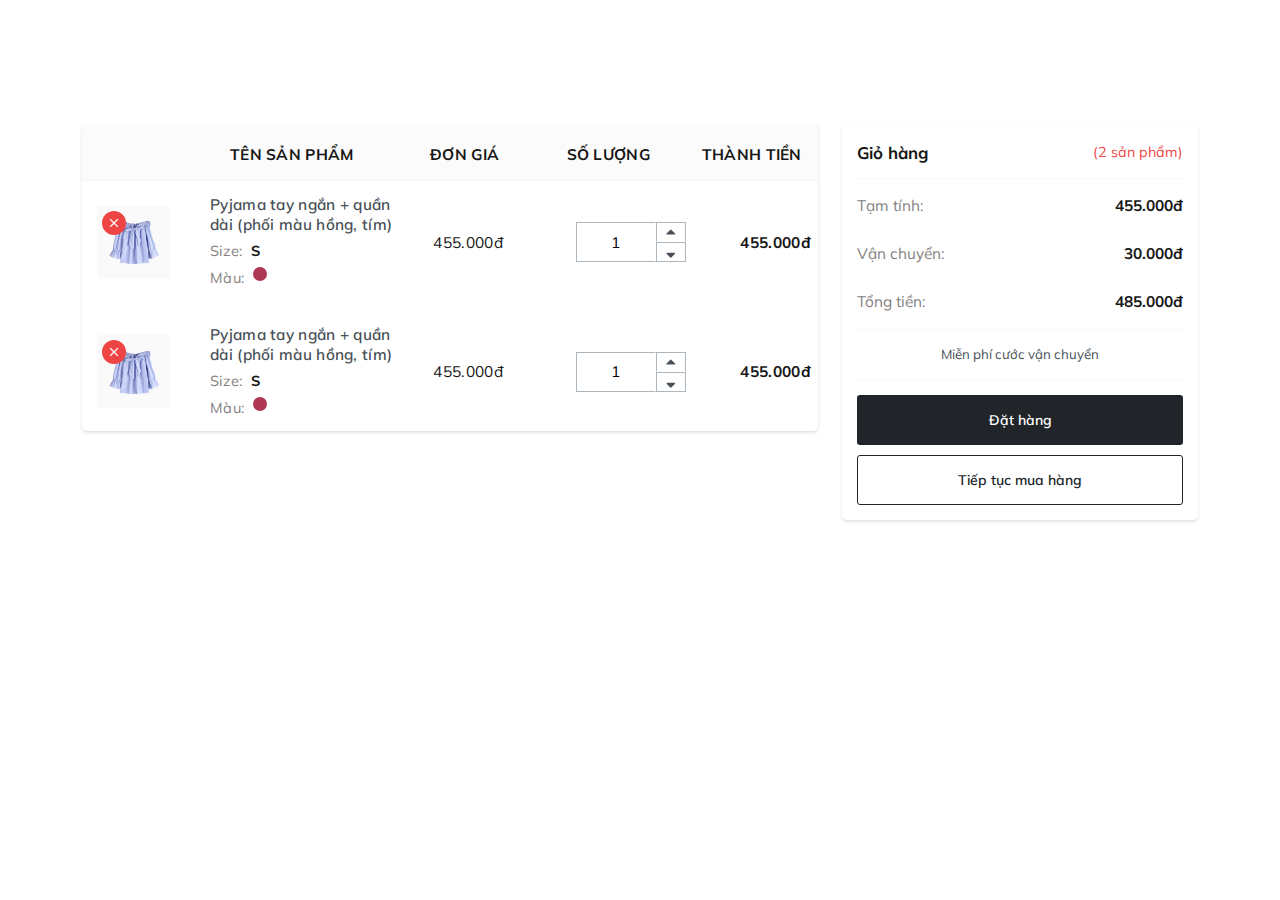
<file: giohang.html>
<!DOCTYPE html>
<html lang="en">
<head>
	<meta charset="utf-8">
	<meta http-equiv="x-ua-compatible" content="ie=edge">
	<meta name="viewport" content="width=device-width, initial-scale=1">
	<link rel="preconnect" href="https://fonts.googleapis.com">
	<link rel="preconnect" href="https://fonts.gstatic.com" crossorigin>
	<link href="https://fonts.googleapis.com/css2?family=Mulish:ital,wght@0,200;0,300;0,400;0,500;0,600;0,700;0,800;0,900;0,1000;1,200;1,300;1,400;1,500;1,600;1,700;1,800;1,900;1,1000&display=swap"
	      rel="stylesheet">
	<link rel="stylesheet" href="asset/lib/bootstrap5/bootstrap.min.css">
	<link rel="stylesheet" href="asset/lib/swiper/swiper-bundle.min.css">
	<link rel="stylesheet" href="asset/fonts/all.min.css">
	<link rel="stylesheet" href="asset/css/base.css">
	<link rel="stylesheet" href="asset/css/style.css">
	<title>Giỏ hàng</title>
</head>
<body>
<header class="d-none">
	<div class="container-fluid">
		<div class="header-wrap d-flex align-items-center justify-content-between">
			<div class="header-left">
				<div class="row align-items-center">
					<div class="col-xl-2">
						<a href="#" class="header-logo">
							<img src="asset/image/logo-clothes.png" class="img-fluid" alt="">
						</a>
					</div>
					<div class="col-xl-10">
						<ul class="header-nav list-unstyled mb-0">
							<li>
								<a href="#" aria-label="">TRANG CHỦ</a>
							</li>
							<li>
								<a href="#" aria-label="">
									DANH MỤC SẢN PHẨM
									<span><i class="fal fa-angle-right"></i></span>
								</a>
								<ul class="list-unstyled mb-0">
									<li>
										<a href="#" aria-label="">Áo kiểu</a>
									</li>
									<li>
										<a href="#" aria-label="">Áo croptop</a>
									</li>
									<li>
										<a href="#" aria-label="">Áo sơ mi</a>
									</li>
								</ul>
							</li>
							<li>
								<a href="#" aria-label="">BỘ SƯU TẬP</a>
							</li>
							<li>
								<a href="#" aria-label="">TIN TỨC</a>
							</li>
							<li>
								<a href="#" aria-label="">LIÊN HỆ</a>
							</li>
						</ul>
					</div>
				</div>
			</div>
			<div class="header-right d-flex align-items-center gap-2">
				<button class="header-search header-button">
					<i class="fal fa-search"></i>
				</button>
				<button class="header-user header-button" id="call-login">
					<i class="fal fa-user"></i>
				</button>
				<button class="header-search header-button position-relative">
					<i class="fal fa-heart"></i>
					<span class="number">0</span>
				</button>
				<button class="header-cart header-button position-relative" id="call-cart">
					<i class="fal fa-shopping-bag"></i>
					<span class="number">0</span>
				</button>
			</div>
		</div>
	</div>
</header>

<main>
	<div class="page-cart">
		<div class="container">
			<div class="row">
				<div class="col-xl-8">
					<div class="cart-inner">
						<div class="cart-header d-none d-lg-flex">
							<div class="cart-thumb cart-boxsize"></div>
							<div class="cart-product cart-boxsize">
								Tên sản phẩm
							</div>
							<div class="cart-price cart-boxsize">
								Đơn giá
							</div>
							<div class="cart-quantity cart-boxsize">
								Số lượng
							</div>
							<div class="cart-total cart-boxsize">
								Thành tiền
							</div>
						</div>
						<div class="cart-body">
							<div class="cart-item" id="cart-item_0">
								<div class="cart-thumb cart-boxsize">
									<div class="cart-image">
										<a href="https://therainbow.vn/pyjama-tay-ngan-quan-dai-phoi-mau-hong-tim-18.html" class="ratio ratio-1x1">
											<img src="./asset/image/2.jpg"
											     alt="Pyjama tay ngắn + quần dài (phối màu hồng, tím)">
										</a>
										<div class="cart-remove">
											<button type="button" data-key="0" data-id="18"
											        class="delete-cart btn-remove">
												<svg xmlns="http://www.w3.org/2000/svg" width="24" height="24"
												     viewBox="0 0 24 24" stroke-width="2" stroke-linecap="round"
												     stroke-linejoin="round">
													<line x1="18" y1="6" x2="6" y2="18"></line>
													<line x1="6" y1="6" x2="18" y2="18"></line>
												</svg>
											</button>
										</div>
									</div>
								</div>
								<div class="cart-product cart-boxsize">
									<a class="cart-title"
									   href="https://therainbow.vn/pyjama-tay-ngan-quan-dai-phoi-mau-hong-tim-18.html">
										Pyjama tay ngắn + quần dài (phối màu hồng, tím) </a>
									<div class="cart-property">
										Size: &nbsp;<b>S</b>
									</div>
									<div class="cart-property">
										Màu: &nbsp;<b><span style="background-color: #ae3753"></span></b>
									</div>
								
								</div>
								<div class="cart-price cart-boxsize">
									455.000đ
								</div>
								<div class="cart-quantity cart-boxsize">
									<div class="cart-item__quantity d-flex align-items-center">
										<input type="text" value="1" maxlength="100" class="input-quantity" name="">
										<div class="button-inner">
											<button class="button-quantity">
												<svg xmlns="http://www.w3.org/2000/svg" height="1em"
												     viewBox="0 0 320 512">
													<path d="M288.662 352H31.338c-17.818 0-26.741-21.543-14.142-34.142l128.662-128.662c7.81-7.81 20.474-7.81 28.284 0l128.662 128.662c12.6 12.599 3.676 34.142-14.142 34.142z"></path>
												</svg>
											</button>
											<button class="button-quantity">
												<svg xmlns="http://www.w3.org/2000/svg" height="1em"
												     viewBox="0 0 320 512">
													<path d="M41 288h238c21.4 0 32.1 25.9 17 41L177 448c-9.4 9.4-24.6 9.4-33.9 0L24 329c-15.1-15.1-4.4-41 17-41z"></path>
												</svg>
											</button>
										</div>
									</div>
								</div>
								<div class="cart-total cart-boxsize">
									455.000đ
								</div>
							</div>
							<div class="cart-item" id="cart-item_1">
								<div class="cart-thumb cart-boxsize">
									<div class="cart-image">
										<a href="https://therainbow.vn/pyjama-tay-ngan-quan-dai-phoi-mau-hong-tim-18.html" class="ratio ratio-1x1">
											<img src="./asset/image/2.jpg"
											     alt="Pyjama tay ngắn + quần dài (phối màu hồng, tím)">
										</a>
										<div class="cart-remove">
											<button type="button" data-key="0" data-id="18"
											        class="delete-cart btn-remove">
												<svg xmlns="http://www.w3.org/2000/svg" width="24" height="24"
												     viewBox="0 0 24 24" stroke-width="2" stroke-linecap="round"
												     stroke-linejoin="round">
													<line x1="18" y1="6" x2="6" y2="18"></line>
													<line x1="6" y1="6" x2="18" y2="18"></line>
												</svg>
											</button>
										</div>
									</div>
								</div>
								<div class="cart-product cart-boxsize">
									<a class="cart-title"
									   href="https://therainbow.vn/pyjama-tay-ngan-quan-dai-phoi-mau-hong-tim-18.html">
										Pyjama tay ngắn + quần dài (phối màu hồng, tím) </a>
									<div class="cart-property">
										Size: &nbsp;<b>S</b>
									</div>
									<div class="cart-property">
										Màu: &nbsp;<b><span style="background-color: #ae3753"></span></b>
									</div>
								
								</div>
								<div class="cart-price cart-boxsize">
									455.000đ
								</div>
								<div class="cart-quantity cart-boxsize">
									<div class="cart-item__quantity d-flex align-items-center">
										<input type="text" value="1" maxlength="100" class="input-quantity" name="">
										<div class="button-inner">
											<button class="button-quantity">
												<svg xmlns="http://www.w3.org/2000/svg" height="1em"
												     viewBox="0 0 320 512">
													<path d="M288.662 352H31.338c-17.818 0-26.741-21.543-14.142-34.142l128.662-128.662c7.81-7.81 20.474-7.81 28.284 0l128.662 128.662c12.6 12.599 3.676 34.142-14.142 34.142z"></path>
												</svg>
											</button>
											<button class="button-quantity">
												<svg xmlns="http://www.w3.org/2000/svg" height="1em"
												     viewBox="0 0 320 512">
													<path d="M41 288h238c21.4 0 32.1 25.9 17 41L177 448c-9.4 9.4-24.6 9.4-33.9 0L24 329c-15.1-15.1-4.4-41 17-41z"></path>
												</svg>
											</button>
										</div>
									</div>
								</div>
								<div class="cart-total cart-boxsize">
									455.000đ
								</div>
							</div>
						</div>
					</div>
				</div>
				<div class="col-xl-4 mt-4 mt-xl-0">
					<div class="cart-sidebar">
						<div class="cart-title">
							Giỏ hàng
							<span>(<span id="soluongCheckout">2</span> sản phẩm)</span>
						</div>
						<div class="cart-list">
							<div class="cart-list_item">
								Tạm tính:&nbsp;
								<span class="value totalCheckout">455.000đ</span>
							</div>
							<div class="cart-list_item">
								Vận chuyển:&nbsp;
								<span class="value totalCheckout">30.000đ</span>
							</div>
							<div class="cart-list_item">
								Tổng tiền:&nbsp;
								<span class="value totalCheckout">485.000đ</span>
							</div>
						</div>
						<div class="cart-desc">
							Miễn phí cước vận chuyển
						</div>
						<div class="cart-button">
							<a href="dathang.html" class="button-custom ">
								Đặt hàng
							</a>
						</div>
						<div class="cart-link ">
							<a href="index.html" class="button-custom button-custom-outline">
								Tiếp tục mua hàng
							</a>
						</div>
					</div>
				</div>
			</div>
		</div>
	</div>
</main>


<script src="asset/lib/jquery/jquery.min.js"></script>
<script src="asset/lib/bootstrap5/bootstrap.bundle.min.js"></script>
<script src="asset/lib/swiper/swiper-bundle.min.js"></script>
<script src="asset/js/theme.js"></script>
</body>
</html>
</file>
<file: asset/css/base.css>
:root{
    --primary-color:#cea384;
    --primary-hover: #c9997a;
    --secondary-color:#ffca12;
     --base-color:#e12c43;

    --transition-all: all 0.35s ease-in-out;
    --font-family: 'Mulish', sans-serif;

}


html {
    font-size: 100%;
    scroll-behavior: auto !important;
}

body {
    font: 400 14px/1.5 var(--font-family);
}

img, iframe {
    vertical-align: middle;
}

img {
    max-width: 100%;
    height: auto;
    -o-object-fit: cover;
    object-fit: cover;
    -o-object-position: center;
    object-position: center;
}

a, button, input, select, span, i {
    font: inherit;
}

a {
    text-decoration: none;
}

h1, h2, h3, h4, h5, h6 {
    line-height:1.5;
}

button {
    outline: none;
}

a:hover {
    color: currentColor;
}

a, button, input, textarea {
    -webkit-transition: var(--transition-all);
    -o-transition: var(--transition-all);
    transition: var(--transition-all);
}

input::-webkit-outer-spin-button,
input::-webkit-inner-spin-button {
    -webkit-appearance: none;
    margin: 0;
}

input[type=number] {
    -moz-appearance: textfield;
}

input:-webkit-autofill,
input:-webkit-autofill:hover,
input:-webkit-autofill:focus,
input:-webkit-autofill:active {
    transition: background-color 5000s ease-in-out 0s !important;
}
input:focus{
    outline: none;
    box-shadow: none !important;
    border-color:var(--bs-gray-700) !important;
}

img, svg {
    vertical-align: middle;
}
.section-gap{
    padding: 40px 0;
}
main{
    padding-top: 85px;
}

.transition{
    transition: all 0.3s ease-in;
}
</file>
<file: asset/css/style.css>
.section-heading {
    margin-bottom: 30px;
}

.section-heading .heading-title {
    font-weight: 700;
    color: var(--bs-gray-700);
    position: relative;
    display: inline-flex;
    letter-spacing: 2px;
}

.section-heading .heading-title::after {
    position: absolute;
    content: '';
    bottom: 0;
    left: 40px;
    right: 40px;
    height: 2px;
    background-color: var(--primary-color);
}

.heading-text {
    margin-top: 12px;
    font-size: 1.05em;
    color: var(--bs-gray-600);
    font-weight: 500;
}

.section-heading-2 {
    margin-bottom: 20px;
}

.heading-title-2 {
    display: flex;
    align-items: center;
    justify-content: center;
    position: relative;
    font-size: 1.3em;
}
.heading-title-2.heading-line{
    position: relative;
}
.heading-title-2.heading-line::before{
    position: absolute;
    content: '';
    top:50%;
    left: 0;
    width: 100%;
    height: 1px;
    background-color: var(--bs-gray-300);
}
.heading-title-2.heading-line > span{
    position: relative;
    z-index: 3;
    padding: 5px 15px;
    display: block;
    background-color: var(--bs-white);
    font-weight: 600;
    color: var(--bs-gray-700);
    letter-spacing: -.8px;
font-size: 1.2em;
}

.button-custom {
    background-color: var(--bs-gray-900);
    width: 100%;
    padding: 8px 24px;
    border: 1px solid transparent;
    color: var(--bs-white);
    height: 50px;
    display: flex;
    align-items: center;
    justify-content: center;
    font-weight: 600;
    transition: var(--transition-all);
    border-radius: 3px;
}

.button-custom-outline {
    border: 1px solid var(--bs-gray-900);
    background-color: var(--bs-white);
    color: var(--bs-gray-900);
}

.button-custom:hover {
    background-color: var(--bs-black);
    color: var(--bs-white);
}

/*=================================
          header
==================================*/
header {
    position: fixed;
    top: 0;
    left: 0;
    width: 100%;
    box-shadow: 1px 1px 10px rgba(0, 0, 0, .08);
    background-color: var(--bs-white);
    z-index: 5;
}

.header-button {
    border: 0;
    background-color: var(--bs-white);
    width: 30px;
    height: 30px;
    display: flex;
    align-items: center;
    justify-content: center;
    font-size: 1.4em;
    color: var(--bs-gray-700);
}

.header-button .number {
    position: absolute;
    right: -3px;
    top: -3px;
    background-color: var(--bs-gray-800);
    color: var(--bs-white);
    border-radius: 50%;
    font-size: 0.6em;
    width: 16px;
    height: 16px;
    display: flex;
    align-items: center;
    justify-content: center;
}

.header-nav {
    display: flex;
    align-items: center;
}

.header-nav > li {
    position: relative;
}

.header-nav > li > a {
    color: var(--bs-gray-700);
    font-weight: 600;
    padding: 30px 20px;
    display: flex;
    align-items: center;
    gap: 5px;
    font-size: 1.05em;
    transition: var(--transition-all);
}

.header-nav > li:hover > a {
    color: var(--primary-color);
}

.header-nav > li ul {
    position: absolute;
    top: 100%;
    left: 0;
    min-width: 220px;
    width: 100%;
    background-color: var(--bs-white);
    border-radius: 5px;
    box-shadow: 3px 3px 45px 0 rgba(0, 0, 0, .05);
    padding: 5px 0;
    transition: var(--transition-all);
    transform: translateY(-10px);
    opacity: 0;
    pointer-events: none;
    visibility: hidden;
}

.header-nav > li:hover ul {
    transform: translateY(0);
    opacity: 1;
    pointer-events: auto;
    visibility: visible;
}

.header-nav > li ul > li a {
    display: flex;
    width: 100%;
    padding: 6px 20px;
    color: var(--bs-gray-700);
    font-weight: 600;
    transition: var(--transition-all);
    font-size: 1em;
}

.header-nav > li ul > li a:hover {
    color: var(--primary-color);
}

.header-nav > li i {
    transition: var(--transition-all);
}

.header-nav > li:hover i {
    transform: rotate(90deg);
}

.header-nav > li ul.collapse:not(.show) {
    display: block;
}

.bg-overplay{
    position: fixed;
    top:0;
    right: 0;
    width: 0;
    height: 100%;
    z-index: 5;
    transition:all 0.5s ease-in-out;
    background-color: rgba(0, 0, 0, 0.58);
    opacity: 0;
    visibility: hidden;
    pointer-events: none;
}
.show-floating-cart .bg-overplay,
 .show-login .bg-overplay{
    width: 100%;
    opacity: 1;
    visibility: visible;
    pointer-events: auto;
}

@media (max-width: 1024px) {
    .header-nav > li ul.collapse:not(.show) {
        display: none;
    }

    header {
        padding: 10px 0;
    }

    .header-logo {
        width: 120px;
    }

    .header-nav {
        position: fixed;
        top: 55px;
        max-width: 350px;
        width: 100%;
        background-color: var(--bs-black);
        height: 100%;
        flex-direction: column;
        align-items: flex-start;
        padding: 30px 0;
        transition: all 0.4s ease-in;
        left: -100%;
        z-index: 7;
        transition-delay: 0.1s;
    }

    .bg-overplay-nav {
        position: absolute;
        top: 55px;
        left: 0;
        width: 0;
        height: 100vh;
        background-color: #0b0b0c5c;
        transition: all 0.4s ease-in;
        display: block;
        z-index: 1;
        visibility: hidden;
        pointer-events: none;
    }

    .show-header .bg-overplay-nav {
        opacity: 1;
        width: 100%;
        visibility: visible;
        pointer-events: auto;
    }

    .show-header .header-nav {
        left: 0;
    }

    .header-nav > li {
        width: 100%;
    }

    .header-nav > li > a {
        width: 100%;
        padding: 14px 25px;
        color: var(--bs-gray-200);
        display: flex;
        align-items: center;
        justify-content: space-between;
    }

    .header-nav > li i {
        transform: rotate(90deg);
    }

    .header-nav > li ul {
        position: unset !important;
        left: unset !important;
        opacity: unset;
        pointer-events: unset;
        visibility: unset;
        top: unset;
        background-color: #0b0b0c;
    }

    .header-nav > li ul > li a {
        padding: 10px 30px;
        color: var(--bs-gray-300);
    }

    .show-header .fa-stream:before {
        content: "\f00d";
    }
}

/*=================================
           card-product
==================================*/
.card-product {
    box-shadow: 0 15px 25px #00000008;
    transition: var(--transition-all);
    border: 0;
    overflow: hidden;
}

.card-product:hover {
    box-shadow: 0 15px 25px #00000014;
}

.card-product__properties {
    display: flex;
    align-items: center;
    justify-content: center;
    gap: 5px;

}

.card-product__properties .properties-item {
    width: 22px;
    height: 22px;
    display: block;
    border-radius: 50%;
    border: 1px solid transparent;
    transition: var(--transition-all);
}

.card-product__properties .properties-item > span {
    width: 100%;
    height: 100%;
    display: block;
    border-radius: 50%;
    transition: var(--transition-all);
}

.card-product__properties .properties-item.active {
    border: 1px solid var(--bs-gray-500);
    padding: 2px;
}

.card-product__title {
    font-weight: 600;
    font-size: 1.2em;
    color: var(--bs-gray-600);
    text-align: center;
    display: block;
    margin-bottom: 15px;
}

.card-product__price .price-sale {
    color: var(--primary-color);
    font-weight: 700;
    font-size: 1.2em;
}

.card-product__price .price-default {
    color: var(--bs-gray-600);
    font-size: 1.05em;
    font-weight: 500;
}

.card-product__actions {
    position: absolute;
    left: 50%;
    bottom: 20px;
    transform: translateX(-50%) translateY(10px);
    z-index: 2;
    display: flex;
    gap: 12px;
    transition: var(--transition-all);
    opacity: 0;
    visibility: hidden;
    pointer-events: none;
}

.card-product:hover .card-product__actions {
    transform: translateX(-50%) translateY(0px);
    opacity: 1;
    visibility: visible;
    pointer-events: auto;
}

.card-product__actions .card-action {
    background-color: var(--bs-white);
    width: 35px;
    height: 35px;
    border-radius: 50%;
    display: flex;
    align-items: center;
    justify-content: center;
    box-shadow: 0 15px 25px #00000014;
    transition: var(--transition-all);
    position: relative;
}

.card-product__actions .card-action::after {
    content: attr(data-hint);
    position: absolute;
    top: 0;
    left: 50%;
    transform: translateY(-35px) translateX(-50%);
    padding: 5px 8px;
    border-radius: 4px;
    width: max-content;
    font-size: 0.75em;
    transition: var(--transition-all);
    background-color: var(--bs-gray-900);
    color: var(--bs-white);
    opacity: 0;
    visibility: hidden;
    pointer-events: none;
}

.card-product__actions .card-action::before {
    position: absolute;
    content: '';
    bottom: 0;
    width: 0;
    height: 0;
    transform: translateY(-39px);
    border-left: 10px solid transparent;
    border-right: 10px solid transparent;
    border-top: 10px solid var(--bs-gray-900);
    transition: var(--transition-all);
    opacity: 0;
    visibility: hidden;
    pointer-events: none;
}

.card-action:hover::after,
.card-action:hover::before {
    opacity: 1;
    visibility: visible;
    pointer-events: auto;
}

.card-product__actions .card-action:hover {
    background-color: var(--primary-color);
}

.card-product__actions .card-action button {
    background-color: transparent;
    border: 0;
}

.card-product__actions .card-action svg path {
    stroke: var(--bs-gray-900);
}

.card-product__actions .card-action:hover svg path {
    stroke: var(--bs-white);
}

.card-product__label {
    position: absolute;
    right: -30px;
    top: 10px;
    z-index: 2;
    background-color: var(--base-color);
    color: var(--bs-white);
    font-weight: 600;
    transform: rotate(45deg);
    padding: 5px;
    width: 110px;
    font-size: 0.9em;
    text-align: center;
}

@media (max-width: 991px) {
    .card-product__title,
    .card-product__price .price-sale {
        font-size: 1.05em;
    }

    .card-product__body {
        padding: 10px;
    }

    .card-product__price .price-default {
        font-size: 1em;
    }

    .card-product__label {
        padding: 2px;
        font-size: 0.8em;
    }
}

/*=================================
           modal-product
==================================*/
.modal-product .modal-content {
    border: 1px solid transparent;
}

.modal-product__right {
    height: 670px;
    overflow-y: scroll;
    padding-right: 10px;
}

.modal-product__right::-webkit-scrollbar {
    width: 10px;
}

.modal-product__right::-webkit-scrollbar-thumb {
    border-radius: 25px;
    background-color: var(--bs-gray-300);
}

.modal-product__close,
.section-login .close-section,
.floating-cart .close-section {
    width: 32px;
    height: 32px;
    display: flex;
    flex-direction: column;
    align-items: center;
    justify-content: center;
    margin-left: auto;
    border: 1px solid var(--bs-gray-500);
    cursor: pointer;
    position: absolute;
    right: 20px;
    top: 10px;
}

.floating-cart .close-section {
    position: unset;
    right: unset;
    top: unset;
}

.modal-product__close > span,
.section-login .close-section > span,
.floating-cart .close-section > span {
    height: 1px;
    width: 18px;
    background-color: var(--bs-gray-600);
    transition: var(--transition-all);
    display: flex;
    align-items: center;
    justify-content: center;
}

.modal-product__close > span:first-child,
.section-login .close-section > span:first-child,
.floating-cart .close-section > span:first-child {
    transform: rotate(45deg);
}

.modal-product__close > span:last-child,
.section-login .close-section > span:last-child,
.floating-cart .close-section > span:last-child {
    transform: rotate(-45deg);
}

.modal-product__close:hover > span:last-child,
.section-login .close-section:hover > span:last-child,
.floating-cart .close-section:hover > span:last-child {
    transform: rotate(0);
}

.modal-product__close:hover > span:first-child,
.section-login .close-section:hover > span:first-child,
.floating-cart .close-section:hover > span:first-child {
    transform: rotate(0);
    opacity: 0;
}

.modal-product__close:hover,
.section-login .close-section:hover,
.floating-cart .close-section:hover {
    border: 1px solid var(--primary-color);
}

.modal-product__close:hover > span,
.section-login .close-section:hover > span,
.floating-cart .close-section:hover > span {
    background-color: var(--primary-color);
}

.modal-product__left .swiper-image__thumb .image-thumb {
    border: 1px solid var(--bs-gray-200);
    border-radius: 5px;
    overflow: hidden;
    transition: var(--transition-all);
    cursor: pointer;
    opacity: 0.8;
}

.swiper-slide.swiper-slide-thumb-active .image-thumb {
    border: 1px solid var(--primary-color);
    opacity: 1;
}

.modal-product__title {
    font-weight: 600;
    color: var(--bs-gray-700);

}

.modal-product__header {
    border-bottom: 1px solid var(--bs-gray-200);
    margin-bottom: 20px;

}

.modal-product__title {
    font-weight: 600;
    color: var(--bs-gray-700);
    margin-bottom: 15px;
}

.modal-product__code {
    color: var(--bs-gray-600);
    margin-bottom: 10px;
}

.modal-product__label {
    background-color: var(--base-color);
    color: var(--bs-white);
    border-radius: 3px;
    padding: 3px 10px;
    margin-bottom: 10px;
    display: inline-block;
    font-size: 0.85em;
}

.modal-product__price {
    margin-bottom: 20px;
}

.modal-product__price .price-default {
    color: var(--bs-gray-600);
    font-size: 1.1em;
    font-weight: 500;
}

.modal-product__price .price-sale {
    font-weight: 700;
    font-size: 1.4em;
    color: var(--primary-color);
}

.modal-product__desc {
    color: var(--bs-gray-700);
    margin-bottom: 20px;
}

.modal-product__properties {
    display: flex;
    align-items: center;
    gap: 5px;

}

.modal-product__properties .properties-item {
    width: 25px;
    height: 25px;
    display: block;
    border-radius: 50%;
    border: 1px solid transparent;
    transition: var(--transition-all);
}

.modal-product__properties .properties-item > span {
    width: 100%;
    height: 100%;
    display: block;
    border-radius: 50%;
    transition: var(--transition-all);
}

.modal-product__properties .properties-item.active {
    border: 1px solid var(--bs-gray-500);
    padding: 2px;
}

.modal-product__quantity .input-quantity {
    height: 50px;
    max-width: 110px;
    width: 100%;
    text-align: center;
    border: 1px solid var(--bs-gray-500);
    border-right: 1px solid transparent;
}

.modal-product__quantity .button-inner {
    display: flex;
    flex-direction: column;
}

.modal-product__quantity .button-inner .button-quantity {
    width: 40px;
    height: 25px;
    border: 1px solid var(--bs-gray-500);
    background-color: var(--bs-white);
    display: flex;
    align-items: center;
    justify-content: center;
}

.modal-product__quantity .button-inner .button-quantity:first-child {
    border-bottom: 1px solid transparent;
}

.modal-product__quantity .button-inner .button-quantity > svg > path {
    fill: var(--bs-gray-700);
}

.modal-product__quantity .button-inner .button-quantity:hover > svg > path {
    fill: var(--primary-color);
}

.modal-product__cart {
    background-color: var(--bs-gray-900);
    width: 100%;
    max-width: 250px;
    padding: 8px 24px;
    border: 1px solid transparent;
    color: var(--bs-white);
    height: 50px;
    display: flex;
    align-items: center;
    justify-content: center;
    font-weight: 500;
    transition: var(--transition-all);
    border-radius: 3px;
}

.modal-product__cart:hover {
    background-color: var(--bs-black);
}

.button-card-outline {
    border: 1px solid var(--bs-gray-500);
    color: var(--bs-gray-600);
    background-color: var(--bs-white);
    max-width: 410px;
    width: 100%;
}

.button-card-outline:hover {
    background-color: var(--primary-color);
    color: var(--bs-white);
    border: 1px solid var(--primary-color);
}

.modal-product__content {
    border-top: 1px solid var(--bs-gray-200);
    padding-top: 20px;
}

.modal-product__content .title {
    font-weight: 700;
    display: inline-flex;
    font-size: 1.3em;
    margin-bottom: 15px;
    color: var(--bs-gray-900);
    border-bottom: 3px solid var(--primary-color);
}

.modal-product__social {
    border-top: 1px solid var(--bs-gray-200);
    font-weight: 800;
    color: var(--bs-gray-700);
    padding: 12px 0;
    margin-top: 20px;
}

.modal-product__social .social-item {
    width: 30px;
    height: 30px;
    display: flex;
    align-items: center;
    justify-content: center;
    flex-shrink: 0;
    color: var(--bs-gray-600);
    font-weight: 400;
    border-radius: 50%;
    background-color: var(--bs-gray-100);
    transition: var(--transition-all);
}

.modal-product__social .social-item:hover {
    background-color: var(--bs-gray-200);
}

.modal-product__social .social-item.zalo svg {
    width: 20px;
}

@media (max-width: 576px) {
    .modal-product__cart {
        width: 100%;
        min-width: 100%;
    }
}

/*=====================================
          detail product
=======================================*/
.page-detail{
    background-color: var(--bs-gray-100);
}
.page-detail__wrap{
    padding: 30px;
    background-color: var(--bs-white);
}
.detail-product__header {
    border-bottom: 1px solid var(--bs-gray-200);
    margin-bottom: 20px;

}

.detail-product__title {
    font-weight: 600;
    color: var(--bs-gray-700);
    margin-bottom: 15px;
}

.detail-product__code {
    color: var(--bs-gray-600);
    margin-bottom: 10px;
}

.detail-product__label {
    background-color: var(--base-color);
    color: var(--bs-white);
    border-radius: 3px;
    padding: 3px 10px;
    margin-bottom: 10px;
    display: inline-block;
    font-size: 0.85em;
}

.detail-product__price {
    margin-bottom: 20px;
}

.detail-product__price .price-default {
    color: var(--bs-gray-600);
    font-size: 1.1em;
    font-weight: 500;
}

.detail-product__price .price-sale {
    font-weight: 700;
    font-size: 1.4em;
    color: var(--primary-color);
}

.detail-product__desc {
    color: var(--bs-gray-700);
    margin-bottom: 20px;
}

.detail-product__properties {
    display: flex;
    align-items: center;
    gap: 5px;

}

.detail-product__properties .properties-item {
    width: 25px;
    height: 25px;
    display: block;
    border-radius: 50%;
    border: 1px solid transparent;
    transition: var(--transition-all);
}

.detail-product__properties .properties-item > span {
    width: 100%;
    height: 100%;
    display: block;
    border-radius: 50%;
    transition: var(--transition-all);
}

.detail-product__properties .properties-item.active {
    border: 1px solid var(--bs-gray-500);
    padding: 2px;
}

.detail-product__quantity .input-quantity {
    height: 50px;
    max-width: 110px;
    width: 100%;
    text-align: center;
    border: 1px solid var(--bs-gray-500);
    border-right: 1px solid transparent;
}

.detail-product__quantity .button-inner {
    display: flex;
    flex-direction: column;
}

.detail-product__quantity .button-inner .button-quantity {
    width: 40px;
    height: 25px;
    border: 1px solid var(--bs-gray-500);
    background-color: var(--bs-white);
    display: flex;
    align-items: center;
    justify-content: center;
}

.detail-product__quantity .button-inner .button-quantity:first-child {
    border-bottom: 1px solid transparent;
}

.detail-product__quantity .button-inner .button-quantity > svg > path {
    fill: var(--bs-gray-700);
}

.detail-product__quantity .button-inner .button-quantity:hover > svg > path {
    fill: var(--primary-color);
}

.detail-product__cart {
    background-color: var(--bs-gray-900);
    width: 100%;
    max-width: 250px;
    padding: 8px 24px;
    border: 1px solid transparent;
    color: var(--bs-white);
    height: 50px;
    display: flex;
    align-items: center;
    justify-content: center;
    font-weight: 500;
    transition: var(--transition-all);
    border-radius: 3px;
}

.detail-product__cart:hover {
    background-color: var(--bs-black);
}

.detail-product__flex{
    display: flex;
    align-items: center;
    width: 100%;
    gap:10px;
}
.detail-product__cart.button-card-outline{
    border: 1px solid var(--bs-gray-500);
    color: var(--bs-gray-600);
    background-color: var(--bs-white);
    width: 100%;
    max-width: 250px;
}
.detail-product__cart.button-card-outline:hover{
    background-color: var(--primary-hover);
    color:var(--bs-white);
}

.detail-product__content {
    padding-top: 20px;
}

.detail-product__content .title {
    font-weight: 700;
    display: inline-flex;
    font-size: 1.3em;
    margin-bottom: 15px;
    color: var(--bs-gray-900);
    border-bottom: 3px solid var(--primary-color);
}

.detail-product__social {
    border-top: 1px solid var(--bs-gray-200);
    font-weight: 800;
    color: var(--bs-gray-700);
    padding: 12px 0;
    margin-top: 20px;
}

.detail-product__social .social-item {
    width: 30px;
    height: 30px;
    display: flex;
    align-items: center;
    justify-content: center;
    flex-shrink: 0;
    color: var(--bs-gray-600);
    font-weight: 400;
    border-radius: 50%;
    background-color: var(--bs-gray-100);
    transition: var(--transition-all);
}

.detail-product__social .social-item:hover {
    background-color: var(--bs-gray-200);
}

.detail-product__social .social-item.zalo svg {
    width: 20px;
}

@media(max-width: 576px) {
    .page-detail__wrap{
        padding: 0;
        background-color: unset;
    }
    .detail-product__flex{
        flex-direction: column;
    }
    .detail-product__cart,
    .detail-product__cart.button-card-outline{
        max-width: unset;
        width: 100%;
    }

}
/*=================================
         section-login
==================================*/
.section-login {
    position: fixed;
    right: -100%;
    top: 0;
    width: 500px;
    height: 100vh;
    z-index: 6;
    background-color: var(--bs-white);
    box-shadow: 1px 1px 10px rgba(0, 0, 0, .08);
    padding: 70px 30px 0;
    overflow: hidden;
    transition: all 0.7s ease-in-out;
    transition-delay: 0.1s;
    opacity: 0;
    visibility: hidden;
    pointer-events: none;
}

.show-login .section-login {
    transition: var(--transition-all);
    opacity: 1;
    visibility: visible;
    pointer-events: auto;
    right: 0;
}

.section-login .form-input {
    height: 45px;
    border-radius: 3px;
    font-size: 1.05em;
    color: var(--bs-gray-700);
}

.section-login .form-input::placeholder {
    color: var(--bs-gray-700);
}

.login-form {
    transition: var(--transition-all);
}

.register-form {
    position: absolute;
    top: 0;
    left: 0;
    width: 100%;
    height: auto;
    transition: var(--transition-all);
    transform: translateX(100%);
    opacity: 0;
    visibility: hidden;
    pointer-events: none;
}

.show-register .register-form {
    transform: translateX(0);
    opacity: 1;
    visibility: visible;
    pointer-events: auto;
}

@media (max-width: 576px) {
    .section-login {
        width: 315px;
        padding: 70px 15px 0;
    }
}

/*=================================
          floating-cart
==================================*/

.floating-cart {
    position: fixed;
    right: -100%;
    top: 0;
    width: 500px;
    height: 100vh;
    z-index: 6;
    background-color: var(--bs-white);
    box-shadow: 1px 1px 10px rgba(0, 0, 0, .08);
    padding: 20px;
    overflow: hidden;
    transition: all 0.7s ease-in-out;
    transition-delay: 0.1s;
    display: flex;
    flex-direction: column;
    justify-content: space-between;
    opacity: 0;
    visibility: hidden;
    pointer-events: none;
}

.show-floating-cart .floating-cart {
    right: 0;
    opacity: 1;
    visibility: visible;
    pointer-events: auto;
}

.floating-cart__header {
    display: flex;
    align-items: center;
    justify-content: space-between;
    border-bottom: 1px solid var(--bs-gray-200);
    padding-bottom: 10px;
}

.floating-cart__body {
    display: flex;
    flex-direction: column;
    justify-content: space-between;
    height: 100%;
}

.floating-cart__list {
    padding-bottom: 10px;
    display: flex;
    flex-direction: column;
    gap: 15px;
}

.cart-item {
    display: flex;
    align-items: flex-start;
    gap: 10px;
}

.cart-item__image {
    width: 30%;
}

.cart-item__image > img {
    width: 100%;
    height: auto;
}

.cart-item__info {
    width: 70%;
}

.cart-item__title {
    color: var(--bs-gray-600);
    font-weight: 600;
    display: flex;
    margin-bottom: 8px;
    font-size: 1.1em;
}

.cart-item__price {
    display: flex;
    align-items: center;
    gap: 8px;
    margin-bottom: 5px;
}

.cart-item__price .price-current {
    color: var(--primary-color);
    font-weight: 600;
    font-size: 1.2em;
}

.cart-item__price .price-sale {
    color: var(--bs-gray-600);
}

.cart-item__quantity {
    display: flex;
    align-items: center;
}

.cart-item__quantity .input-quantity {
    height: 40px;
    max-width: 80px;
    width: 100%;
    text-align: center;
    border: 1px solid var(--bs-gray-500);
    border-right: 1px solid transparent;
}

.cart-item__quantity .button-inner {
    display: flex;
    flex-direction: column;
}

.cart-item__quantity .button-inner .button-quantity {
    width: 30px;
    height: 20px;
    border: 1px solid var(--bs-gray-500);
    background-color: var(--bs-white);
    display: flex;
    align-items: center;
    justify-content: center;
}

.cart-item__quantity .button-inner .button-quantity:first-child {
    border-bottom: 1px solid transparent;
}

.cart-item__quantity .button-inner .button-quantity > svg > path {
    fill: var(--bs-gray-700);
}

.cart-item__quantity .button-inner .button-quantity:hover > svg > path {
    fill: var(--primary-color);
}

.cart-item__color {
    display: flex;
    align-items: center;
    gap: 5px;
    margin-bottom: 8px;
}

.cart-item__color > span {
    width: 16px;
    height: 16px;
    border-radius: 50%;
    display: block;
}

.cart-item__actions {
    display: flex;
    align-items: center;
}

.cart-actions__item {
    background-color: transparent;
    width: 30px;
    height: 30px;
    display: flex;
    align-items: center;
    justify-content: center;
    border: none;
}

.cart-actions__item > svg {
    stroke: var(--bs-gray-800);
    fill: transparent;
    transition: var(--transition-all);
}

.cart-actions__item > svg:hover {
    stroke: var(--bs-red);
}

.floating-cart__bottom {
    border-top: 1px solid var(--bs-gray-200);

}

.floating-cart__total {
    display: flex;
    align-items: center;
    justify-content: space-between;
    gap: 8px;
    font-weight: 700;
    padding-top: 10px;

}

.floating-cart__buttons {
    margin-top: 10px;
}

/*====================================
              giỏ hàng
===============================================*/

.page-cart {
    padding: 40px 0;
    font-size: 14px;
}

.cart-inner {
    border-radius: 5px;
    -webkit-box-shadow: 0 1px 2px rgba(97, 97, 97, 0.12), 0 2px 4px rgba(97, 97, 97, 0.12);
    box-shadow: 0 1px 2px rgba(97, 97, 97, 0.12), 0 2px 4px rgba(97, 97, 97, 0.12);
    background-color: #fff;
}

.cart-inner .cart-boxsize {
    padding: 14px 15px 12px;
    -webkit-box-flex: 0;
    -ms-flex: 0 0 auto;
    flex: 0 0 auto;
    color: #9e9e9e;
    font-size: 1.1em;
    letter-spacing: 0.3px;
}

.cart-inner .cart-thumb {
    width: 14%;
}

.cart-inner .cart-product {
    width: 29%;
}

.cart-inner .cart-price {
    width: 18%;
}

.cart-inner .cart-quantity {
    width: 21%;
}

.cart-inner .cart-total {
    width: 18%;
}

.cart-inner .cart-header {
    display: -webkit-box;
    display: -ms-flexbox;
    display: flex;
    -webkit-box-align: center;
    -ms-flex-align: center;
    align-items: center;
    border-bottom: 1px solid rgba(0, 0, 0, .025);
    background-color: rgba(0, 0, 0, .015);
    text-align: center;
}

.cart-inner .cart-header .cart-boxsize {
    padding: 18px 15px 14px;
    color: #171616;
    text-transform: uppercase;
    font-weight: 700;
}

.cart-inner .cart-body .cart-item {
    display: -webkit-box;
    display: -ms-flexbox;
    display: flex;
    -webkit-box-align: center;
    -ms-flex-align: center;
    align-items: center;
}

.cart-inner .cart-body .cart-item:not(:last-child) {
    margin-bottom: 10px;
}


.cart-inner .cart-body .cart-item .cart-thumb .cart-image {
    position: relative;
    width: 100%;
    overflow: hidden;
}

.cart-inner .cart-body .cart-item .cart-thumb .cart-image img {
    position: absolute;
    top: 0;
    left: 0;
    width: 100%;
    height: 100%;
    -o-object-fit: cover;
    object-fit: cover;
    -webkit-transition: var(--transition-all);
    -o-transition: var(--transition-all);
    transition: var(--transition-all);
}

.cart-inner .cart-body .cart-item .cart-thumb .cart-image:hover img {
    -webkit-transform: scale(1.1);
    -ms-transform: scale(1.1);
    transform: scale(1.1);
    opacity: .8;
}

.cart-inner .cart-body .cart-item .cart-thumb .cart-image .cart-remove {
    position: absolute;
    top: 5px;
    left: 5px;
    z-index: 2;
}

.cart-inner .cart-body .cart-item .cart-thumb .cart-image .cart-remove > .btn-remove {
    height: 24px;
    width: 24px;
    border: 0;
    border-radius: 50%;
    background-color: #EF4444;
    display: -webkit-box;
    display: -ms-flexbox;
    display: flex;
    -webkit-box-align: center;
    -ms-flex-align: center;
    align-items: center;
    -webkit-box-pack: center;
    -ms-flex-pack: center;
    justify-content: center;
    stroke: #fff;
    padding: 5px;
    -webkit-transition: .3s all ease;
    -o-transition: .3s all ease;
    transition: .3s all ease;
}

.cart-inner .cart-body .cart-item .cart-thumb .cart-image .cart-remove > .btn-remove:hover {
    -webkit-transform: rotate(180deg);
    -ms-transform: rotate(180deg);
    transform: rotate(180deg);
}

.cart-inner .cart-body .cart-item .cart-product .cart-title {
    color: var(--bs-gray-700);
    font-weight: 600;
    line-height: 1.3;
    overflow: hidden;
    -o-text-overflow: ellipsis;
    text-overflow: ellipsis;
    -webkit-line-clamp: 3;
    display: -webkit-box;
    -webkit-box-orient: vertical;
    font-size: 1em;
    transition: var(--transition-all);
}

.cart-inner .cart-body .cart-item .cart-product .cart-title:hover {
    color: var(--primary-color);
}

.cart-inner .cart-body .cart-item .cart-product .cart-promotion {
    margin-bottom: 5px;
    display: inline-flex;
    align-items: center;
    justify-content: center;
    vertical-align: middle;
    border-radius: 4px;
    padding: 5px 7px 3px;
    background: var(--primary-color);
    color: var(--bs-white);
    letter-spacing: 1px;
    font-size: .9em;
}

.cart-inner .cart-body .cart-item .cart-product .cart-promotion span > svg {
    width: 15px;
    height: 15px;
    fill: var(--bs-white);
    margin-right: 2px;
    position: relative;
    top: -2px;
}

.cart-inner .cart-body .cart-item .cart-product .cart-property {
    margin-top: 5px;
    color: #858181;
    font-size: .95em;
    display: flex;
}

.cart-inner .cart-body .cart-item .cart-product .cart-property b {
    color: #171616;
}

.cart-inner .cart-body .cart-item .cart-product .cart-property b > span {
    border-radius: 50%;
    width: 14px;
    height: 14px;
    display: flex;
}

.cart-inner .cart-body .cart-item .cart-price {
    font-size: 1.1em;
    color: #171616;
}

.cart-inner .cart-body .cart-item .cart-quantity .quantity {
    display: -webkit-box;
    display: -ms-flexbox;
    display: flex;
    -webkit-box-align: center;
    -ms-flex-align: center;
    align-items: center;
    -webkit-box-pack: start;
    -ms-flex-pack: start;
    justify-content: flex-start;
}

.cart-inner .cart-body .cart-item .cart-quantity .quantity .quantity-button {
    height: 30px;
    width: 30px;
    border: 1px solid var(--bs-gray-600);
    color: var(--bs-gray-600);
    background: var(--bs-white);
    display: -webkit-box;
    display: -ms-flexbox;
    display: flex;
    -webkit-box-align: center;
    -ms-flex-align: center;
    align-items: center;
    -webkit-box-pack: center;
    -ms-flex-pack: center;
    justify-content: center;
    font-size: 1.1em;
    cursor: pointer;
    -webkit-transition: .3s all ease;
    -o-transition: .3s all ease;
    transition: .3s all ease;
    -moz-user-select: none;
    -ms-user-select: none;
    -khtml-user-select: none;
    -webkit-user-select: none;
    -webkit-touch-callout: none;
    -ms-flex-negative: 0;
    flex-shrink: 0;
}

.cart-inner .cart-body .cart-item .cart-quantity .quantity .quantity-button svg {
    width: 12px;
    height: 12px;
    stroke: #27272A;
}

.cart-inner .cart-body .cart-item .cart-quantity .quantity .quantity-button:hover {
    background: #F8FAFC;
}

.cart-inner .cart-body .cart-item .cart-quantity .quantity .quantity-button:active {
    background: var(--primary-color);
    color: #fff;
    border-color: var(--primary-color);
}

.cart-inner .cart-body .cart-item .cart-quantity .quantity input {
    border: 1px solid var(--bs-gray-600);
    border-left: 0;
    border-right: 0;
    color: var(--bs-gray-600);
    border-radius: 0;
    padding: 0 10px;
    width: 80px;
    text-align: center;
    height: 30px;
}

.cart-inner .cart-body .cart-item .cart-total {
    font-size: 1.1em;
    color: #171616;
    font-weight: 700;
}

.cart-sidebar {
    background-color: #fff;
    padding: 0 15px;
    -webkit-border-radius: 5px;
    -moz-border-radius: 5px;
    -webkit-box-shadow: 0 1px 2px rgb(97 97 97 / 12%), 0 2px 4px rgb(97 97 97 / 12%);
    box-shadow: 0 1px 2px rgb(97 97 97 / 12%), 0 2px 4px rgb(97 97 97 / 12%);
    border-radius: 5px;
}

.cart-sidebar + .cart-sidebar {
    margin-top: 25px;
}

.cart-sidebar .cart-title {
    display: -webkit-box;
    display: -ms-flexbox;
    display: flex;
    -webkit-box-align: center;
    -ms-flex-align: center;
    align-items: center;
    -webkit-box-pack: justify;
    -ms-flex-pack: justify;
    justify-content: space-between;
    border-bottom: 1px solid rgba(0, 0, 0, .025);
    padding: 15px 0 13px;
    font-size: 1.2em;
    color: #171616;
    font-weight: 700;
}

.cart-sidebar .cart-title > span {
    color: #EF4444;
    font-weight: 400;
    font-size: .85em;
}

.cart-sidebar .cart-list {
    padding: 15px 0;
    border-bottom: 1px solid rgba(0, 0, 0, .025);
}

.cart-sidebar .cart-list .cart-list_item {
    display: -webkit-box;
    display: -ms-flexbox;
    display: flex;
    -webkit-box-align: end;
    -ms-flex-align: end;
    align-items: flex-end;
    -webkit-box-pack: justify;
    -ms-flex-pack: justify;
    justify-content: space-between;
    font-size: 1.1em;
    padding-bottom: 25px;
    color: #858181;
}

.cart-sidebar .cart-list .cart-list_item .value {
    font-weight: 700;
    color: #171616;
}

.cart-sidebar .cart-list .cart-list_item:last-child {
    padding-bottom: 0;
}

.cart-sidebar .cart-desc {
    color: var(--bs-gray-700);
    font-size: .95em;
    text-align: center;
    padding: 15px 0;
    border-bottom: 1px solid rgba(0, 0, 0, .025);
}

.cart-sidebar .cart-button {
    padding: 15px 0 10px;
}

.cart-sidebar .cart-button > .button-theme {
    width: 100%;
    padding: 10px 15px;
    border-radius: 100px;
}

.cart-sidebar .cart-link {
    text-align: center;
    padding-bottom: 15px;
}

.cart-sidebar .cart-link > a {
    color: var(--bs-gray-900);
    transition: var(--transition-all);
}

.cart-sidebar .cart-link:hover > a {
    color: var(--bs-white);
    display: flex;
}

.cart-sidebar .cart-products .cart-product_item {
    display: -webkit-box;
    display: -ms-flexbox;
    display: flex;
    -webkit-box-pack: justify;
    -ms-flex-pack: justify;
    justify-content: space-between;
    border-bottom: 1px solid rgba(0, 0, 0, 0.025);
}

.cart-sidebar .cart-products .cart-product_item .cart-product_content {
    padding: 10px 10px 10px 0;
    width: 60%;
    color: #171616;
}

.cart-sidebar .cart-products .cart-product_item .cart-product_content .title {
    margin-bottom: 5px;
}

.cart-sidebar .cart-products .cart-product_item .cart-product_content .title span {
    color: #EF4444;
    font-weight: 700;
}

.cart-sidebar .cart-products .cart-product_item .cart-product_content .cart-product_promotion {
    margin-bottom: 5px;
    display: inline-flex;
    align-items: center;
    justify-content: center;
    vertical-align: middle;
    border-radius: 4px;
    padding: 5px 7px 3px;
    background: var(--primary-color);
    color: var(--bs-white);
    letter-spacing: 1px;
    font-size: .9em;
}

.cart-sidebar .cart-products .cart-product_item .cart-product_content .cart-product_promotion span > svg {
    width: 15px;
    height: 15px;
    fill: var(--bs-white);
    margin-right: 2px;
    position: relative;
    top: -2px;
}

.cart-sidebar .cart-products .cart-product_item .cart-product_content .property {
    font-size: .95em;
    color: #858181;
    display: flex
}

.cart-sidebar .cart-products .cart-product_item .cart-product_content .property b {
    color: #171616;
}

.cart-sidebar .cart-products .cart-product_item .cart-product_content .property b span {
    color: #171616;
}

.cart-sidebar .cart-products .cart-product_item .cart-product_content .property + .property {
    margin-top: 3px;
}

.cart-sidebar .cart-products .cart-product_item .cart-product_content b > span {
    border-radius: 50%;
    width: 14px;
    height: 14px;
    display: flex;
}

.cart-sidebar .cart-products .cart-product_item .cart-product_total {
    padding: 10px 0 10px 10px;
    width: 40%;
    text-align: right;
    font-weight: 700;
    color: #171616;
}

/*================================
              dat hang
===============================*/

.cart-from {
    background-color: #fff;
    -webkit-border-radius: 5px;
    -moz-border-radius: 5px;
    -webkit-box-shadow: 0 1px 2px rgb(97 97 97 / 12%), 0 2px 4px rgb(97 97 97 / 12%);
    box-shadow: 0 1px 2px rgb(97 97 97 / 12%), 0 2px 4px rgb(97 97 97 / 12%);
    border-radius: 5px;
}

.cart-from .cart-from_header {
    display: -webkit-box;
    display: -ms-flexbox;
    display: flex;
    -webkit-box-align: center;
    -ms-flex-align: center;
    align-items: center;
    -webkit-box-pack: justify;
    -ms-flex-pack: justify;
    flex-wrap: wrap;
    gap: 10px;
    justify-content: space-between;
    border-bottom: 1px solid rgba(0, 0, 0, .025);
    background-color: rgba(0, 0, 0, .015);
    padding: 15px 15px 13px;
    font-size: 1.2em;
    color: #171616;
    font-weight: 700;
}

.cart-from .cart-from_header > span {
    font-weight: 400;
    color: #717177;
    font-size: .85em;
}

.cart-from .cart-from_header > span a:hover {
    color: var(--primary-color);
}

.cart-from .cart-from_body {
    padding: 15px;
}

.cart-from .cart-from_body .form-item {
    position: relative;
}

.cart-from .cart-from_body .form-item > label {
    font-size: 1.05em;
    font-weight: 500;
    color: #3b3b3f;
    margin-bottom: 7px;
}

.cart-from .cart-from_body .form-item > .form-control {
    width: 100%;
    border: 1px solid rgba(0, 0, 0, .075);
    border-radius: .25rem;
    -webkit-box-shadow: none;
    box-shadow: none;
    outline: none;
    padding: 12px;
    background-color: #fff;
    font-size: 1em;
}

.cart-from .cart-from_body .form-item > .btn-pass {
    position: absolute;
    right: 5px;
    top: 35px;
    display: -webkit-box;
    display: -ms-flexbox;
    display: flex;
    -webkit-box-align: center;
    -ms-flex-align: center;
    align-items: center;
    -webkit-box-pack: center;
    -ms-flex-pack: center;
    justify-content: center;
    width: 36px;
    height: 36px;
    border: 0;
    border-left: 1px solid var(--bs-gray-200);
    cursor: pointer;
    z-index: 2;
    background-color: transparent;
    color: var(--bs-gray-500);
}

.cart-from .cart-from_body .form-item > .btn-pass + .form-control {
    padding-right: 50px;
}

.was-validated .cart-from .cart-from_body .form-item > .btn-pass + .form-control {
    background-image: none;
}

.cart-from .cart-from_body .form-item > .form-control.is-valid, .was-validated .cart-from .cart-from_body .form-item > .form-control:valid {
    background-image: none;
    padding-right: 15px;
}

.cart-from .cart-from_body .form-desc {
    font-size: 1em;
    color: #3b3b3f;
    font-weight: 700;
}

.cart-from .cart-from_body .form-desc b {
    color: #EF4444;
}

.cart-payments {
    margin-top: 25px;
}

.cart-payments .cart-payment_item {
    background-color: #fff;
    -webkit-border-radius: 5px;
    -moz-border-radius: 5px;
    -webkit-box-shadow: 0 1px 2px rgb(97 97 97 / 12%), 0 2px 4px rgb(97 97 97 / 12%);
    box-shadow: 0 1px 2px rgb(97 97 97 / 12%), 0 2px 4px rgb(97 97 97 / 12%);
    border-radius: 5px;
    height: 100%;
}

.cart-payments .cart-payment_item .cart-payment_title {
    display: -webkit-box;
    display: -ms-flexbox;
    display: flex;
    -webkit-box-align: center;
    -ms-flex-align: center;
    align-items: center;
    -webkit-box-pack: justify;
    -ms-flex-pack: justify;
    justify-content: space-between;
    border-bottom: 1px solid rgba(0, 0, 0, .025);
    background-color: rgba(0, 0, 0, .015);
    padding: 15px 15px 13px;
    font-size: 1.2em;
    color: #171616;
    font-weight: 700;
}

.cart-payments .cart-payment_item .cart-payment_list {
    padding: 0 15px;
    position: relative;
    min-height: 100px;
}

.cart-payments .cart-payment_item .cart-payment_list .cart-payment_list__item {
    padding: 15px 0;
}

.cart-payments .cart-payment_item .cart-payment_list .cart-payment_list__item .content {
    display: -webkit-box;
    display: -ms-flexbox;
    display: flex;
    -webkit-box-align: center;
    -ms-flex-align: center;
    align-items: center;
    -webkit-box-pack: justify;
    -ms-flex-pack: justify;
    justify-content: space-between;
    border-radius: 5px;
    padding: 12px 15px;
    border: 1px solid var(--primary-color);
    background: rgba(238, 151, 45, 0.1);
    color: var(--primary-color);
    font-weight: 600;
    font-size: 1.05em;
}

.cart-payments .cart-payment_item .cart-payment_list .cart-payment_list__item .content .value-empty {
    -ms-flex-negative: 0;
    flex-shrink: 0;
    margin-left: 10px;
    border-radius: 50%;
    background-color: #fff;
    height: 25px;
    width: 25px;
    display: -webkit-box;
    display: -ms-flexbox;
    display: flex;
    -webkit-box-align: center;
    -ms-flex-align: center;
    align-items: center;
    -webkit-box-pack: center;
    -ms-flex-pack: center;
    justify-content: center;
    -webkit-box-shadow: 0 1px 2px rgba(97, 97, 97, 0.2), 0 2px 4px rgba(97, 97, 97, 0.2);
    box-shadow: 0 1px 2px rgba(97, 97, 97, 0.2), 0 2px 4px rgba(97, 97, 97, 0.2);
}

.cart-payments .cart-payment_item .cart-payment_list .cart-payment_list__item .content .value-empty svg {
    stroke: var(--bs-success);
}

.cart-payments .cart-payment_item .cart-payment_list .cart-payment_list__item .content .value {
    font-weight: 700;
    color: #121212;
}

.cart-payments .cart-payment_item .cart-payment_list .cart-payment_list__item .desc {
    font-size: .95em;
    color: #404044;
    margin-top: 4px;
}

.cart-payments .cart-payment_item .cart-payment_list .cart-payment_list__item + .cart-payment_list__item {
    border-top: 1px solid rgba(0, 0, 0, 0.25);
}

@media (max-width: 991px) {
    .cart-inner .cart-body .cart-item {
        -webkit-box-align: start;
        -ms-flex-align: start;
        align-items: flex-start;
        -ms-flex-wrap: wrap;
        flex-wrap: wrap;
        padding: 10px;
        border: 1px solid var(--bs-gray-200);

    }

    .cart-inner .cart-body .cart-item .cart-thumb {
        width: 25%;
        order: 1;
        padding: 0;
    }

    .cart-inner .cart-body .cart-item .cart-product {
        width: 50%;
        order: 2;
        padding: 0;
    }

    .cart-inner .cart-body .cart-item .cart-quantity {
        width: 20%;
        order: 3;
        padding: 0;
    }

    .cart-inner .cart-body .cart-item .cart-quantity .quantity input {
        width: 80px;
    }

    .cart-inner .cart-body .cart-item .cart-price {
        width: 100%;
        order: 4;
        padding: 0;
        text-align: right;
    }

    .cart-inner .cart-body .cart-item .cart-total {
        width: 50%;
        padding: 0;
        order: 5;
        text-align: right;
        margin-left: auto;
    }

    .cart-sidebar .cart-products .cart-product_item .cart-product_content {
        width: 70%;
    }

    .cart-sidebar .cart-products .cart-product_item .cart-product_total {
        width: 30%;
    }
}

@media (max-width: 576px) {
    .cart-inner .cart-body .cart-item .cart-thumb {
        width: 50%;
        order: 1;
        padding: 0;
    }

    .cart-inner .cart-body .cart-item .cart-product {
        width: 100%;
        order: 2;
        padding: 0;
    }

    .cart-inner .cart-body .cart-item .cart-quantity {
        width: 100%;
        order: 3;
        padding: 0;
    }
}

/*=====================================
             floating-search
=======================================*/
.floating-search {
    position: absolute;
    top: 100%;
    left: 0;
    width: 100%;
    height: 100vh;
    transition: all 0.3s ease-in;
    opacity: 0;
    visibility: hidden;
    pointer-events: none;
}

.show-search .floating-search {
    opacity: 1;
    visibility: visible;
    pointer-events: auto;
}

.floating-search__wrap {
    background-color: var(--bs-black);
    transition: var(--transition-all);

}

.floating-search__input {
    display: flex;
    align-items: center;
    padding: 10px;
    gap: 5px;
}

.floating-search__input > .input-form {
    width: 100%;
    height: 45px;
    padding: 5px 10px;
}

.floating-search__input .button-custom {
    width: 45px;
    height: 45px;
    display: flex;
    align-items: center;
    justify-content: center;
    background-color: var(--primary-color);
    color: var(--bs-white);
}

.floating-search__input .button-custom:hover {
    background-color: var(--primary-hover);
}

.floating-search__result {
    background-color: #000000ba;
    padding: 30px 0 100px;
    overflow-y: scroll;
    height: 800px;
}

.show-search .header-search .fa-search:before {
    content: "\f00d";
}

@media (max-width: 576px) {
    .floating-search__input > .input-form {
        height: 40px;
    }

    .floating-search__input .button-custom {
        height: 40px;
        width: 40px;
    }
}
/*=====================================
           footer
=======================================*/
.footer-logo{
    margin-bottom: 20px;
    padding-bottom: 20px;
    display: block;
}
.footer-contact{
    display: flex;
    flex-direction: column;
    gap:10px;
}
.footer-contact > a{
    display: flex;
    color:var(--bs-gray-700);
    transition: var(--transition-all);
}
.footer-contact > a:hover{
    color:var(--primary-hover);
}
.footer-title{
    display: flex;
    font-weight: 700;
    font-size: 1.2em;
    margin-bottom: 18px;
    color: var(--bs-gray-800);
}
.footer-list{
    display: flex;
    flex-direction: column;
    gap:10px;
}
.footer-link{
    display: flex;
    color:var(--bs-gray-700);
    transition: var(--transition-all);
}
.footer-link:hover{
    color:var(--primary-hover);
}
.footer-text{
    color:var(--bs-gray-700);
}
.footer-form{
    display: flex;
    flex-direction: column;
    gap:8px;
}
.footer-form .input-form{
    height: 40px;
    width: 100%;
    padding: 5px 10px;
}
.footer-social{
    display: flex;
    flex-wrap: wrap;
    gap:8px;
    padding-top: 15px;
}
.footer-social__link{
    width: 30px;
    height: 30px;
    border-radius: 50%;
    color:var(--bs-black);
    border: 1px solid var(--bs-black);
    background-color: transparent;
    display: flex;
    align-items: center;
    justify-content: center;
    font-size: 0.9em;
    transition: var(--transition-all);
}
.footer-social__link:hover{
    color:var(--bs-white);
    background-color: var(--bs-black);
}
.copyright{
    margin-top: 40px;
    padding-top: 8px;
    border-top: 1px solid var(--bs-gray-300);
}
</file>
